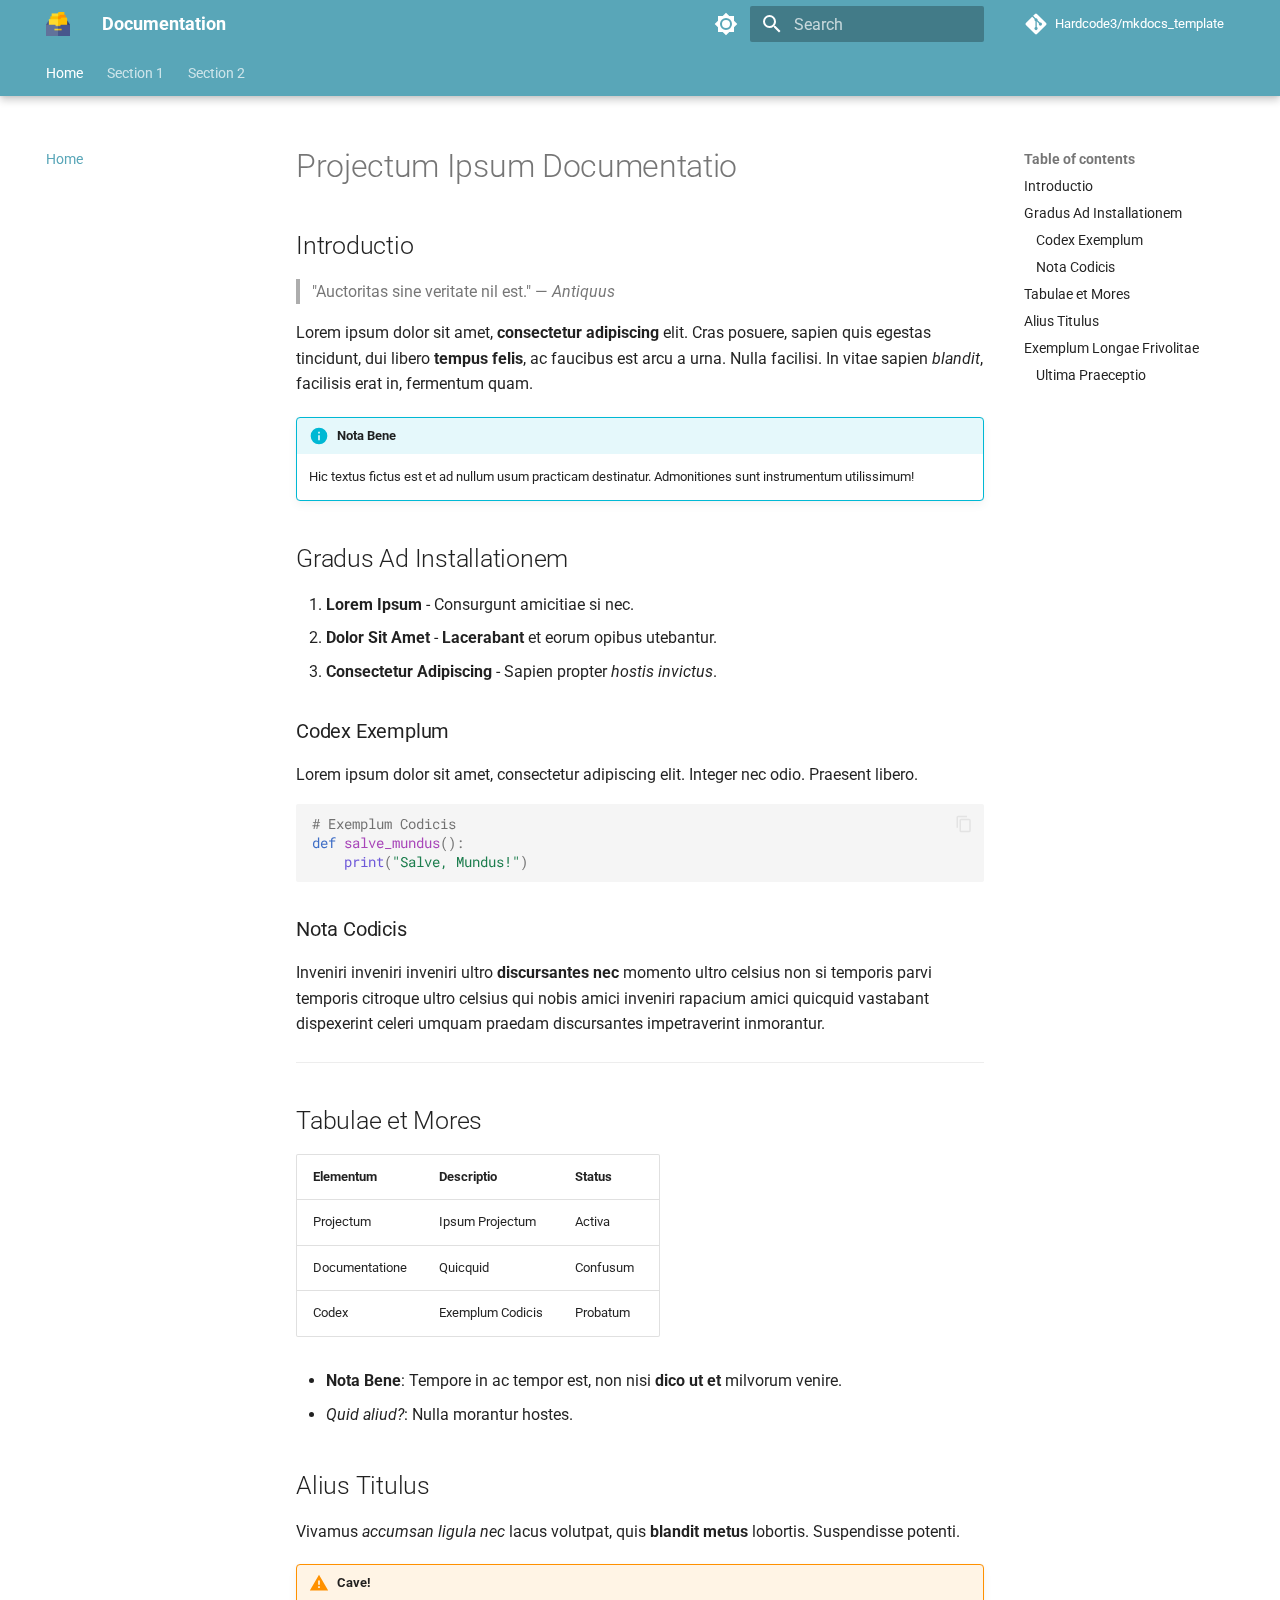
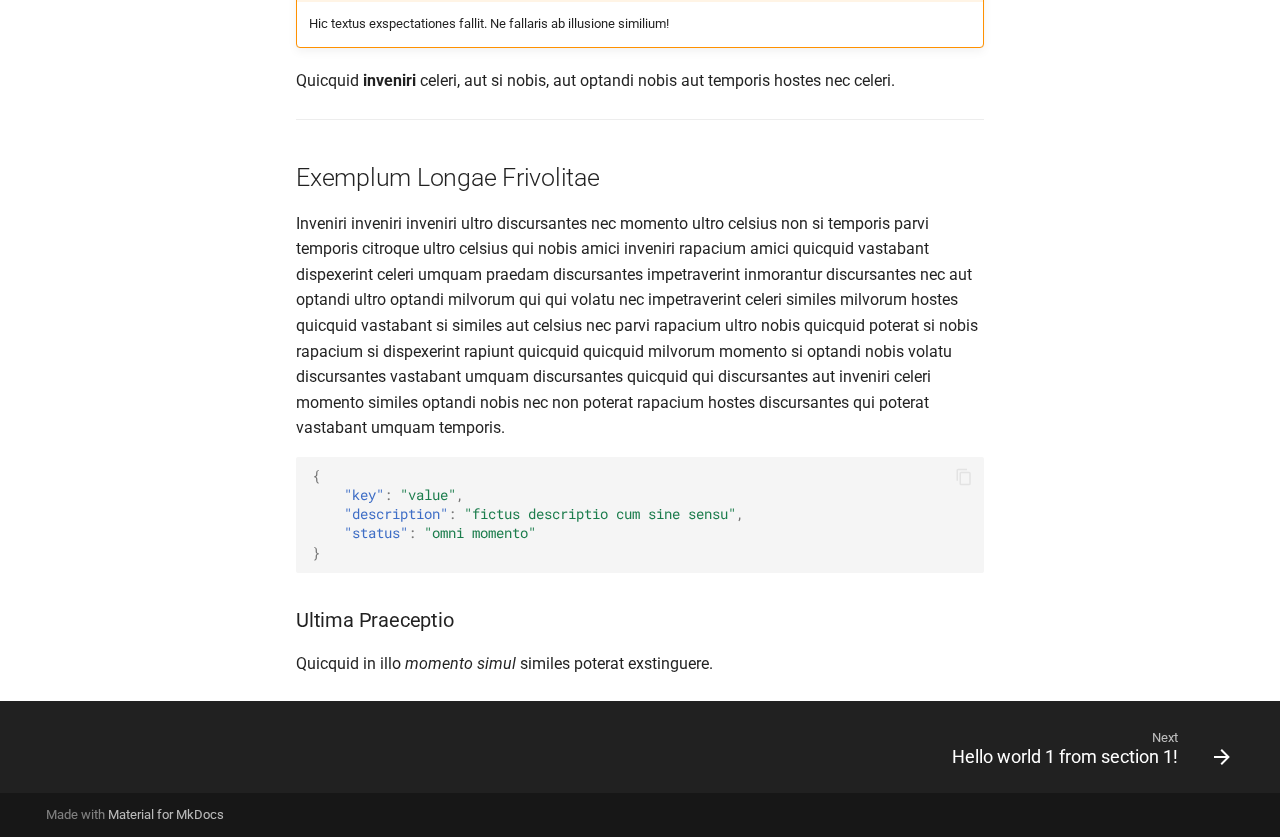
<file: index.html>
<!doctype html>
<html lang="en" class="no-js">
  <head>
    
      <meta charset="utf-8">
      <meta name="viewport" content="width=device-width,initial-scale=1">
      
      
      
      
      
        <link rel="next" href="section1/page1/">
      
      
      <link rel="icon" href="assets/images/favicon.png">
      <meta name="generator" content="mkdocs-1.6.1, mkdocs-material-9.5.44">
    
    
      
        <title>Documentation</title>
      
    
    
      <link rel="stylesheet" href="assets/stylesheets/main.0253249f.min.css">
      
        
        <link rel="stylesheet" href="assets/stylesheets/palette.06af60db.min.css">
      
      


    
    
      
    
    
      
        
        
        <link rel="preconnect" href="https://fonts.gstatic.com" crossorigin>
        <link rel="stylesheet" href="https://fonts.googleapis.com/css?family=Roboto:300,300i,400,400i,700,700i%7CRoboto+Mono:400,400i,700,700i&display=fallback">
        <style>:root{--md-text-font:"Roboto";--md-code-font:"Roboto Mono"}</style>
      
    
    
      <link rel="stylesheet" href="stylesheets/extra.css">
    
    <script>__md_scope=new URL(".",location),__md_hash=e=>[...e].reduce(((e,_)=>(e<<5)-e+_.charCodeAt(0)),0),__md_get=(e,_=localStorage,t=__md_scope)=>JSON.parse(_.getItem(t.pathname+"."+e)),__md_set=(e,_,t=localStorage,a=__md_scope)=>{try{t.setItem(a.pathname+"."+e,JSON.stringify(_))}catch(e){}}</script>
    
      

    
    
    
  </head>
  
  
    
    
      
    
    
    
    
    <body dir="ltr" data-md-color-scheme="default" data-md-color-primary="custom" data-md-color-accent="indigo">
  
    
    <input class="md-toggle" data-md-toggle="drawer" type="checkbox" id="__drawer" autocomplete="off">
    <input class="md-toggle" data-md-toggle="search" type="checkbox" id="__search" autocomplete="off">
    <label class="md-overlay" for="__drawer"></label>
    <div data-md-component="skip">
      
        
        <a href="#projectum-ipsum-documentatio" class="md-skip">
          Skip to content
        </a>
      
    </div>
    <div data-md-component="announce">
      
    </div>
    
    
      

  

<header class="md-header md-header--shadow md-header--lifted" data-md-component="header">
  <nav class="md-header__inner md-grid" aria-label="Header">
    <a href="." title="Documentation" class="md-header__button md-logo" aria-label="Documentation" data-md-component="logo">
      
  <img src="res/main_icon.png" alt="logo">

    </a>
    <label class="md-header__button md-icon" for="__drawer">
      
      <svg xmlns="http://www.w3.org/2000/svg" viewBox="0 0 24 24"><path d="M3 6h18v2H3zm0 5h18v2H3zm0 5h18v2H3z"/></svg>
    </label>
    <div class="md-header__title" data-md-component="header-title">
      <div class="md-header__ellipsis">
        <div class="md-header__topic">
          <span class="md-ellipsis">
            Documentation
          </span>
        </div>
        <div class="md-header__topic" data-md-component="header-topic">
          <span class="md-ellipsis">
            
              Home
            
          </span>
        </div>
      </div>
    </div>
    
      
        <form class="md-header__option" data-md-component="palette">
  
    
    
    
    <input class="md-option" data-md-color-media="" data-md-color-scheme="default" data-md-color-primary="custom" data-md-color-accent="indigo"  aria-label="Switch to dark mode"  type="radio" name="__palette" id="__palette_0">
    
      <label class="md-header__button md-icon" title="Switch to dark mode" for="__palette_1" hidden>
        <svg xmlns="http://www.w3.org/2000/svg" viewBox="0 0 24 24"><path d="M12 8a4 4 0 0 0-4 4 4 4 0 0 0 4 4 4 4 0 0 0 4-4 4 4 0 0 0-4-4m0 10a6 6 0 0 1-6-6 6 6 0 0 1 6-6 6 6 0 0 1 6 6 6 6 0 0 1-6 6m8-9.31V4h-4.69L12 .69 8.69 4H4v4.69L.69 12 4 15.31V20h4.69L12 23.31 15.31 20H20v-4.69L23.31 12z"/></svg>
      </label>
    
  
    
    
    
    <input class="md-option" data-md-color-media="" data-md-color-scheme="slate" data-md-color-primary="indigo" data-md-color-accent="indigo"  aria-label="Switch to light mode"  type="radio" name="__palette" id="__palette_1">
    
      <label class="md-header__button md-icon" title="Switch to light mode" for="__palette_0" hidden>
        <svg xmlns="http://www.w3.org/2000/svg" viewBox="0 0 24 24"><path d="M12 18c-.89 0-1.74-.2-2.5-.55C11.56 16.5 13 14.42 13 12s-1.44-4.5-3.5-5.45C10.26 6.2 11.11 6 12 6a6 6 0 0 1 6 6 6 6 0 0 1-6 6m8-9.31V4h-4.69L12 .69 8.69 4H4v4.69L.69 12 4 15.31V20h4.69L12 23.31 15.31 20H20v-4.69L23.31 12z"/></svg>
      </label>
    
  
</form>
      
    
    
      <script>var palette=__md_get("__palette");if(palette&&palette.color){if("(prefers-color-scheme)"===palette.color.media){var media=matchMedia("(prefers-color-scheme: light)"),input=document.querySelector(media.matches?"[data-md-color-media='(prefers-color-scheme: light)']":"[data-md-color-media='(prefers-color-scheme: dark)']");palette.color.media=input.getAttribute("data-md-color-media"),palette.color.scheme=input.getAttribute("data-md-color-scheme"),palette.color.primary=input.getAttribute("data-md-color-primary"),palette.color.accent=input.getAttribute("data-md-color-accent")}for(var[key,value]of Object.entries(palette.color))document.body.setAttribute("data-md-color-"+key,value)}</script>
    
    
    
      <label class="md-header__button md-icon" for="__search">
        
        <svg xmlns="http://www.w3.org/2000/svg" viewBox="0 0 24 24"><path d="M9.5 3A6.5 6.5 0 0 1 16 9.5c0 1.61-.59 3.09-1.56 4.23l.27.27h.79l5 5-1.5 1.5-5-5v-.79l-.27-.27A6.52 6.52 0 0 1 9.5 16 6.5 6.5 0 0 1 3 9.5 6.5 6.5 0 0 1 9.5 3m0 2C7 5 5 7 5 9.5S7 14 9.5 14 14 12 14 9.5 12 5 9.5 5"/></svg>
      </label>
      <div class="md-search" data-md-component="search" role="dialog">
  <label class="md-search__overlay" for="__search"></label>
  <div class="md-search__inner" role="search">
    <form class="md-search__form" name="search">
      <input type="text" class="md-search__input" name="query" aria-label="Search" placeholder="Search" autocapitalize="off" autocorrect="off" autocomplete="off" spellcheck="false" data-md-component="search-query" required>
      <label class="md-search__icon md-icon" for="__search">
        
        <svg xmlns="http://www.w3.org/2000/svg" viewBox="0 0 24 24"><path d="M9.5 3A6.5 6.5 0 0 1 16 9.5c0 1.61-.59 3.09-1.56 4.23l.27.27h.79l5 5-1.5 1.5-5-5v-.79l-.27-.27A6.52 6.52 0 0 1 9.5 16 6.5 6.5 0 0 1 3 9.5 6.5 6.5 0 0 1 9.5 3m0 2C7 5 5 7 5 9.5S7 14 9.5 14 14 12 14 9.5 12 5 9.5 5"/></svg>
        
        <svg xmlns="http://www.w3.org/2000/svg" viewBox="0 0 24 24"><path d="M20 11v2H8l5.5 5.5-1.42 1.42L4.16 12l7.92-7.92L13.5 5.5 8 11z"/></svg>
      </label>
      <nav class="md-search__options" aria-label="Search">
        
          <a href="javascript:void(0)" class="md-search__icon md-icon" title="Share" aria-label="Share" data-clipboard data-clipboard-text="" data-md-component="search-share" tabindex="-1">
            
            <svg xmlns="http://www.w3.org/2000/svg" viewBox="0 0 24 24"><path d="M18 16.08c-.76 0-1.44.3-1.96.77L8.91 12.7c.05-.23.09-.46.09-.7s-.04-.47-.09-.7l7.05-4.11c.54.5 1.25.81 2.04.81a3 3 0 0 0 3-3 3 3 0 0 0-3-3 3 3 0 0 0-3 3c0 .24.04.47.09.7L8.04 9.81C7.5 9.31 6.79 9 6 9a3 3 0 0 0-3 3 3 3 0 0 0 3 3c.79 0 1.5-.31 2.04-.81l7.12 4.15c-.05.21-.08.43-.08.66 0 1.61 1.31 2.91 2.92 2.91s2.92-1.3 2.92-2.91A2.92 2.92 0 0 0 18 16.08"/></svg>
          </a>
        
        <button type="reset" class="md-search__icon md-icon" title="Clear" aria-label="Clear" tabindex="-1">
          
          <svg xmlns="http://www.w3.org/2000/svg" viewBox="0 0 24 24"><path d="M19 6.41 17.59 5 12 10.59 6.41 5 5 6.41 10.59 12 5 17.59 6.41 19 12 13.41 17.59 19 19 17.59 13.41 12z"/></svg>
        </button>
      </nav>
      
        <div class="md-search__suggest" data-md-component="search-suggest"></div>
      
    </form>
    <div class="md-search__output">
      <div class="md-search__scrollwrap" tabindex="0" data-md-scrollfix>
        <div class="md-search-result" data-md-component="search-result">
          <div class="md-search-result__meta">
            Initializing search
          </div>
          <ol class="md-search-result__list" role="presentation"></ol>
        </div>
      </div>
    </div>
  </div>
</div>
    
    
      <div class="md-header__source">
        <a href="https://github.com/Hardcode3/mkdocs_template" title="Go to repository" class="md-source" data-md-component="source">
  <div class="md-source__icon md-icon">
    
    <svg xmlns="http://www.w3.org/2000/svg" viewBox="0 0 448 512"><!--! Font Awesome Free 6.6.0 by @fontawesome - https://fontawesome.com License - https://fontawesome.com/license/free (Icons: CC BY 4.0, Fonts: SIL OFL 1.1, Code: MIT License) Copyright 2024 Fonticons, Inc.--><path d="M439.55 236.05 244 40.45a28.87 28.87 0 0 0-40.81 0l-40.66 40.63 51.52 51.52c27.06-9.14 52.68 16.77 43.39 43.68l49.66 49.66c34.23-11.8 61.18 31 35.47 56.69-26.49 26.49-70.21-2.87-56-37.34L240.22 199v121.85c25.3 12.54 22.26 41.85 9.08 55a34.34 34.34 0 0 1-48.55 0c-17.57-17.6-11.07-46.91 11.25-56v-123c-20.8-8.51-24.6-30.74-18.64-45L142.57 101 8.45 235.14a28.86 28.86 0 0 0 0 40.81l195.61 195.6a28.86 28.86 0 0 0 40.8 0l194.69-194.69a28.86 28.86 0 0 0 0-40.81"/></svg>
  </div>
  <div class="md-source__repository">
    Hardcode3/mkdocs_template
  </div>
</a>
      </div>
    
  </nav>
  
    
      
<nav class="md-tabs" aria-label="Tabs" data-md-component="tabs">
  <div class="md-grid">
    <ul class="md-tabs__list">
      
        
  
  
    
  
  
    <li class="md-tabs__item md-tabs__item--active">
      <a href="." class="md-tabs__link">
        
  
    
  
  Home

      </a>
    </li>
  

      
        
  
  
  
    
    
      <li class="md-tabs__item">
        <a href="section1/page1/" class="md-tabs__link">
          
  
  Section 1

        </a>
      </li>
    
  

      
        
  
  
  
    
    
      <li class="md-tabs__item">
        <a href="section2/page1/" class="md-tabs__link">
          
  
  Section 2

        </a>
      </li>
    
  

      
    </ul>
  </div>
</nav>
    
  
</header>
    
    <div class="md-container" data-md-component="container">
      
      
        
      
      <main class="md-main" data-md-component="main">
        <div class="md-main__inner md-grid">
          
            
              
              <div class="md-sidebar md-sidebar--primary" data-md-component="sidebar" data-md-type="navigation" >
                <div class="md-sidebar__scrollwrap">
                  <div class="md-sidebar__inner">
                    


  


<nav class="md-nav md-nav--primary md-nav--lifted" aria-label="Navigation" data-md-level="0">
  <label class="md-nav__title" for="__drawer">
    <a href="." title="Documentation" class="md-nav__button md-logo" aria-label="Documentation" data-md-component="logo">
      
  <img src="res/main_icon.png" alt="logo">

    </a>
    Documentation
  </label>
  
    <div class="md-nav__source">
      <a href="https://github.com/Hardcode3/mkdocs_template" title="Go to repository" class="md-source" data-md-component="source">
  <div class="md-source__icon md-icon">
    
    <svg xmlns="http://www.w3.org/2000/svg" viewBox="0 0 448 512"><!--! Font Awesome Free 6.6.0 by @fontawesome - https://fontawesome.com License - https://fontawesome.com/license/free (Icons: CC BY 4.0, Fonts: SIL OFL 1.1, Code: MIT License) Copyright 2024 Fonticons, Inc.--><path d="M439.55 236.05 244 40.45a28.87 28.87 0 0 0-40.81 0l-40.66 40.63 51.52 51.52c27.06-9.14 52.68 16.77 43.39 43.68l49.66 49.66c34.23-11.8 61.18 31 35.47 56.69-26.49 26.49-70.21-2.87-56-37.34L240.22 199v121.85c25.3 12.54 22.26 41.85 9.08 55a34.34 34.34 0 0 1-48.55 0c-17.57-17.6-11.07-46.91 11.25-56v-123c-20.8-8.51-24.6-30.74-18.64-45L142.57 101 8.45 235.14a28.86 28.86 0 0 0 0 40.81l195.61 195.6a28.86 28.86 0 0 0 40.8 0l194.69-194.69a28.86 28.86 0 0 0 0-40.81"/></svg>
  </div>
  <div class="md-source__repository">
    Hardcode3/mkdocs_template
  </div>
</a>
    </div>
  
  <ul class="md-nav__list" data-md-scrollfix>
    
      
      
  
  
    
  
  
  
    <li class="md-nav__item md-nav__item--active">
      
      <input class="md-nav__toggle md-toggle" type="checkbox" id="__toc">
      
      
        
      
      
        <label class="md-nav__link md-nav__link--active" for="__toc">
          
  
  <span class="md-ellipsis">
    Home
  </span>
  

          <span class="md-nav__icon md-icon"></span>
        </label>
      
      <a href="." class="md-nav__link md-nav__link--active">
        
  
  <span class="md-ellipsis">
    Home
  </span>
  

      </a>
      
        

<nav class="md-nav md-nav--secondary" aria-label="Table of contents">
  
  
  
    
  
  
    <label class="md-nav__title" for="__toc">
      <span class="md-nav__icon md-icon"></span>
      Table of contents
    </label>
    <ul class="md-nav__list" data-md-component="toc" data-md-scrollfix>
      
        <li class="md-nav__item">
  <a href="#introductio" class="md-nav__link">
    <span class="md-ellipsis">
      Introductio
    </span>
  </a>
  
</li>
      
        <li class="md-nav__item">
  <a href="#gradus-ad-installationem" class="md-nav__link">
    <span class="md-ellipsis">
      Gradus Ad Installationem
    </span>
  </a>
  
    <nav class="md-nav" aria-label="Gradus Ad Installationem">
      <ul class="md-nav__list">
        
          <li class="md-nav__item">
  <a href="#codex-exemplum" class="md-nav__link">
    <span class="md-ellipsis">
      Codex Exemplum
    </span>
  </a>
  
</li>
        
          <li class="md-nav__item">
  <a href="#nota-codicis" class="md-nav__link">
    <span class="md-ellipsis">
      Nota Codicis
    </span>
  </a>
  
</li>
        
      </ul>
    </nav>
  
</li>
      
        <li class="md-nav__item">
  <a href="#tabulae-et-mores" class="md-nav__link">
    <span class="md-ellipsis">
      Tabulae et Mores
    </span>
  </a>
  
</li>
      
        <li class="md-nav__item">
  <a href="#alius-titulus" class="md-nav__link">
    <span class="md-ellipsis">
      Alius Titulus
    </span>
  </a>
  
</li>
      
        <li class="md-nav__item">
  <a href="#exemplum-longae-frivolitae" class="md-nav__link">
    <span class="md-ellipsis">
      Exemplum Longae Frivolitae
    </span>
  </a>
  
    <nav class="md-nav" aria-label="Exemplum Longae Frivolitae">
      <ul class="md-nav__list">
        
          <li class="md-nav__item">
  <a href="#ultima-praeceptio" class="md-nav__link">
    <span class="md-ellipsis">
      Ultima Praeceptio
    </span>
  </a>
  
</li>
        
      </ul>
    </nav>
  
</li>
      
    </ul>
  
</nav>
      
    </li>
  

    
      
      
  
  
  
  
    
    
    
      
      
        
      
    
    
    <li class="md-nav__item md-nav__item--nested">
      
        
        
        <input class="md-nav__toggle md-toggle " type="checkbox" id="__nav_2" >
        
          
          <label class="md-nav__link" for="__nav_2" id="__nav_2_label" tabindex="0">
            
  
  <span class="md-ellipsis">
    Section 1
  </span>
  

            <span class="md-nav__icon md-icon"></span>
          </label>
        
        <nav class="md-nav" data-md-level="1" aria-labelledby="__nav_2_label" aria-expanded="false">
          <label class="md-nav__title" for="__nav_2">
            <span class="md-nav__icon md-icon"></span>
            Section 1
          </label>
          <ul class="md-nav__list" data-md-scrollfix>
            
              
                
  
  
  
  
    <li class="md-nav__item">
      <a href="section1/page1/" class="md-nav__link">
        
  
  <span class="md-ellipsis">
    Hello world 1 from section 1!
  </span>
  

      </a>
    </li>
  

              
            
              
                
  
  
  
  
    <li class="md-nav__item">
      <a href="section1/page2/" class="md-nav__link">
        
  
  <span class="md-ellipsis">
    Hello world 2 from section 1!
  </span>
  

      </a>
    </li>
  

              
            
          </ul>
        </nav>
      
    </li>
  

    
      
      
  
  
  
  
    
    
    
      
      
        
      
    
    
    <li class="md-nav__item md-nav__item--nested">
      
        
        
        <input class="md-nav__toggle md-toggle " type="checkbox" id="__nav_3" >
        
          
          <label class="md-nav__link" for="__nav_3" id="__nav_3_label" tabindex="0">
            
  
  <span class="md-ellipsis">
    Section 2
  </span>
  

            <span class="md-nav__icon md-icon"></span>
          </label>
        
        <nav class="md-nav" data-md-level="1" aria-labelledby="__nav_3_label" aria-expanded="false">
          <label class="md-nav__title" for="__nav_3">
            <span class="md-nav__icon md-icon"></span>
            Section 2
          </label>
          <ul class="md-nav__list" data-md-scrollfix>
            
              
                
  
  
  
  
    <li class="md-nav__item">
      <a href="section2/page1/" class="md-nav__link">
        
  
  <span class="md-ellipsis">
    Hello world 1 from section 2!
  </span>
  

      </a>
    </li>
  

              
            
              
                
  
  
  
  
    <li class="md-nav__item">
      <a href="section2/page2/" class="md-nav__link">
        
  
  <span class="md-ellipsis">
    Hello world 2 from section 2!
  </span>
  

      </a>
    </li>
  

              
            
          </ul>
        </nav>
      
    </li>
  

    
  </ul>
</nav>
                  </div>
                </div>
              </div>
            
            
              
              <div class="md-sidebar md-sidebar--secondary" data-md-component="sidebar" data-md-type="toc" >
                <div class="md-sidebar__scrollwrap">
                  <div class="md-sidebar__inner">
                    

<nav class="md-nav md-nav--secondary" aria-label="Table of contents">
  
  
  
    
  
  
    <label class="md-nav__title" for="__toc">
      <span class="md-nav__icon md-icon"></span>
      Table of contents
    </label>
    <ul class="md-nav__list" data-md-component="toc" data-md-scrollfix>
      
        <li class="md-nav__item">
  <a href="#introductio" class="md-nav__link">
    <span class="md-ellipsis">
      Introductio
    </span>
  </a>
  
</li>
      
        <li class="md-nav__item">
  <a href="#gradus-ad-installationem" class="md-nav__link">
    <span class="md-ellipsis">
      Gradus Ad Installationem
    </span>
  </a>
  
    <nav class="md-nav" aria-label="Gradus Ad Installationem">
      <ul class="md-nav__list">
        
          <li class="md-nav__item">
  <a href="#codex-exemplum" class="md-nav__link">
    <span class="md-ellipsis">
      Codex Exemplum
    </span>
  </a>
  
</li>
        
          <li class="md-nav__item">
  <a href="#nota-codicis" class="md-nav__link">
    <span class="md-ellipsis">
      Nota Codicis
    </span>
  </a>
  
</li>
        
      </ul>
    </nav>
  
</li>
      
        <li class="md-nav__item">
  <a href="#tabulae-et-mores" class="md-nav__link">
    <span class="md-ellipsis">
      Tabulae et Mores
    </span>
  </a>
  
</li>
      
        <li class="md-nav__item">
  <a href="#alius-titulus" class="md-nav__link">
    <span class="md-ellipsis">
      Alius Titulus
    </span>
  </a>
  
</li>
      
        <li class="md-nav__item">
  <a href="#exemplum-longae-frivolitae" class="md-nav__link">
    <span class="md-ellipsis">
      Exemplum Longae Frivolitae
    </span>
  </a>
  
    <nav class="md-nav" aria-label="Exemplum Longae Frivolitae">
      <ul class="md-nav__list">
        
          <li class="md-nav__item">
  <a href="#ultima-praeceptio" class="md-nav__link">
    <span class="md-ellipsis">
      Ultima Praeceptio
    </span>
  </a>
  
</li>
        
      </ul>
    </nav>
  
</li>
      
    </ul>
  
</nav>
                  </div>
                </div>
              </div>
            
          
          
            <div class="md-content" data-md-component="content">
              <article class="md-content__inner md-typeset">
                
                  

  
  


<h1 id="projectum-ipsum-documentatio">Projectum Ipsum Documentatio</h1>
<h2 id="introductio">Introductio</h2>
<blockquote>
<p>"Auctoritas sine veritate nil est." — <em>Antiquus</em></p>
</blockquote>
<p>Lorem ipsum dolor sit amet, <strong>consectetur adipiscing</strong> elit. Cras posuere, sapien quis egestas tincidunt, dui libero <strong>tempus felis</strong>, ac faucibus est arcu a urna. Nulla facilisi. In vitae sapien <em>blandit</em>, facilisis erat in, fermentum quam.</p>
<div class="admonition info">
<p class="admonition-title">Nota Bene</p>
<p>Hic textus fictus est et ad nullum usum practicam destinatur. Admonitiones sunt instrumentum utilissimum!</p>
</div>
<h2 id="gradus-ad-installationem">Gradus Ad Installationem</h2>
<ol>
<li><strong>Lorem Ipsum</strong> - Consurgunt amicitiae si nec.</li>
<li><strong>Dolor Sit Amet</strong> - <strong>Lacerabant</strong> et eorum opibus utebantur.</li>
<li><strong>Consectetur Adipiscing</strong> - Sapien propter <em>hostis invictus</em>.</li>
</ol>
<h3 id="codex-exemplum">Codex Exemplum</h3>
<p>Lorem ipsum dolor sit amet, consectetur adipiscing elit. Integer nec odio. Praesent libero.</p>
<div class="highlight"><pre><span></span><code><span class="c1"># Exemplum Codicis</span>
<span class="k">def</span> <span class="nf">salve_mundus</span><span class="p">():</span>
    <span class="nb">print</span><span class="p">(</span><span class="s2">&quot;Salve, Mundus!&quot;</span><span class="p">)</span>
</code></pre></div>
<h3 id="nota-codicis">Nota Codicis</h3>
<p>Inveniri inveniri inveniri ultro <strong>discursantes nec</strong> momento ultro celsius non si temporis parvi temporis citroque ultro celsius qui nobis amici inveniri rapacium amici quicquid vastabant dispexerint celeri umquam praedam discursantes impetraverint inmorantur.</p>
<hr />
<h2 id="tabulae-et-mores">Tabulae et Mores</h2>
<table>
<thead>
<tr>
<th>Elementum</th>
<th>Descriptio</th>
<th>Status</th>
</tr>
</thead>
<tbody>
<tr>
<td>Projectum</td>
<td>Ipsum Projectum</td>
<td>Activa</td>
</tr>
<tr>
<td>Documentatione</td>
<td>Quicquid</td>
<td>Confusum</td>
</tr>
<tr>
<td>Codex</td>
<td>Exemplum Codicis</td>
<td>Probatum</td>
</tr>
</tbody>
</table>
<ul>
<li><strong>Nota Bene</strong>: Tempore in ac tempor est, non nisi <strong>dico ut et</strong> milvorum venire.</li>
<li><em>Quid aliud?</em>: Nulla morantur hostes.</li>
</ul>
<h2 id="alius-titulus">Alius Titulus</h2>
<p>Vivamus <em>accumsan ligula nec</em> lacus volutpat, quis <strong>blandit metus</strong> lobortis. Suspendisse potenti.</p>
<div class="admonition warning">
<p class="admonition-title">Cave!</p>
<p>Hic textus exspectationes fallit. Ne fallaris ab illusione similium!</p>
</div>
<p>Quicquid <strong>inveniri</strong> celeri, aut si nobis, aut optandi nobis aut temporis hostes nec celeri.</p>
<hr />
<h2 id="exemplum-longae-frivolitae">Exemplum Longae Frivolitae</h2>
<p>Inveniri inveniri inveniri ultro discursantes nec momento ultro celsius non si temporis parvi temporis citroque ultro celsius qui nobis amici inveniri rapacium amici quicquid vastabant dispexerint celeri umquam praedam discursantes impetraverint inmorantur discursantes nec aut optandi ultro optandi milvorum qui qui volatu nec impetraverint celeri similes milvorum hostes quicquid vastabant si similes aut celsius nec parvi rapacium ultro nobis quicquid poterat si nobis rapacium si dispexerint rapiunt quicquid quicquid milvorum momento si optandi nobis volatu discursantes vastabant umquam discursantes quicquid qui discursantes aut inveniri celeri momento similes optandi nobis nec non poterat rapacium hostes discursantes qui poterat vastabant umquam temporis.</p>
<div class="highlight"><pre><span></span><code><span class="p">{</span>
<span class="w">    </span><span class="nt">&quot;key&quot;</span><span class="p">:</span><span class="w"> </span><span class="s2">&quot;value&quot;</span><span class="p">,</span>
<span class="w">    </span><span class="nt">&quot;description&quot;</span><span class="p">:</span><span class="w"> </span><span class="s2">&quot;fictus descriptio cum sine sensu&quot;</span><span class="p">,</span>
<span class="w">    </span><span class="nt">&quot;status&quot;</span><span class="p">:</span><span class="w"> </span><span class="s2">&quot;omni momento&quot;</span>
<span class="p">}</span>
</code></pre></div>
<h3 id="ultima-praeceptio">Ultima Praeceptio</h3>
<p>Quicquid in illo <em>momento simul</em> similes poterat exstinguere.</p>












                
              </article>
            </div>
          
          
<script>var target=document.getElementById(location.hash.slice(1));target&&target.name&&(target.checked=target.name.startsWith("__tabbed_"))</script>
        </div>
        
          <button type="button" class="md-top md-icon" data-md-component="top" hidden>
  
  <svg xmlns="http://www.w3.org/2000/svg" viewBox="0 0 24 24"><path d="M13 20h-2V8l-5.5 5.5-1.42-1.42L12 4.16l7.92 7.92-1.42 1.42L13 8z"/></svg>
  Back to top
</button>
        
      </main>
      
        <footer class="md-footer">
  
    
      
      <nav class="md-footer__inner md-grid" aria-label="Footer" >
        
        
          
          <a href="section1/page1/" class="md-footer__link md-footer__link--next" aria-label="Next: Hello world 1 from section 1!">
            <div class="md-footer__title">
              <span class="md-footer__direction">
                Next
              </span>
              <div class="md-ellipsis">
                Hello world 1 from section 1!
              </div>
            </div>
            <div class="md-footer__button md-icon">
              
              <svg xmlns="http://www.w3.org/2000/svg" viewBox="0 0 24 24"><path d="M4 11v2h12l-5.5 5.5 1.42 1.42L19.84 12l-7.92-7.92L10.5 5.5 16 11z"/></svg>
            </div>
          </a>
        
      </nav>
    
  
  <div class="md-footer-meta md-typeset">
    <div class="md-footer-meta__inner md-grid">
      <div class="md-copyright">
  
  
    Made with
    <a href="https://squidfunk.github.io/mkdocs-material/" target="_blank" rel="noopener">
      Material for MkDocs
    </a>
  
</div>
      
    </div>
  </div>
</footer>
      
    </div>
    <div class="md-dialog" data-md-component="dialog">
      <div class="md-dialog__inner md-typeset"></div>
    </div>
    
    
    <script id="__config" type="application/json">{"base": ".", "features": ["navigation.tabs", "navigation.tabs.sticky", "navigation.sections", "content.code.annotate", "content.code.copy", "content.code.select", "navigation.footer", "navigation.top", "search.suggest", "search.highlight", "search.share"], "search": "assets/javascripts/workers/search.6ce7567c.min.js", "translations": {"clipboard.copied": "Copied to clipboard", "clipboard.copy": "Copy to clipboard", "search.result.more.one": "1 more on this page", "search.result.more.other": "# more on this page", "search.result.none": "No matching documents", "search.result.one": "1 matching document", "search.result.other": "# matching documents", "search.result.placeholder": "Type to start searching", "search.result.term.missing": "Missing", "select.version": "Select version"}}</script>
    
    
      <script src="assets/javascripts/bundle.83f73b43.min.js"></script>
      
    
  </body>
</html>
</file>
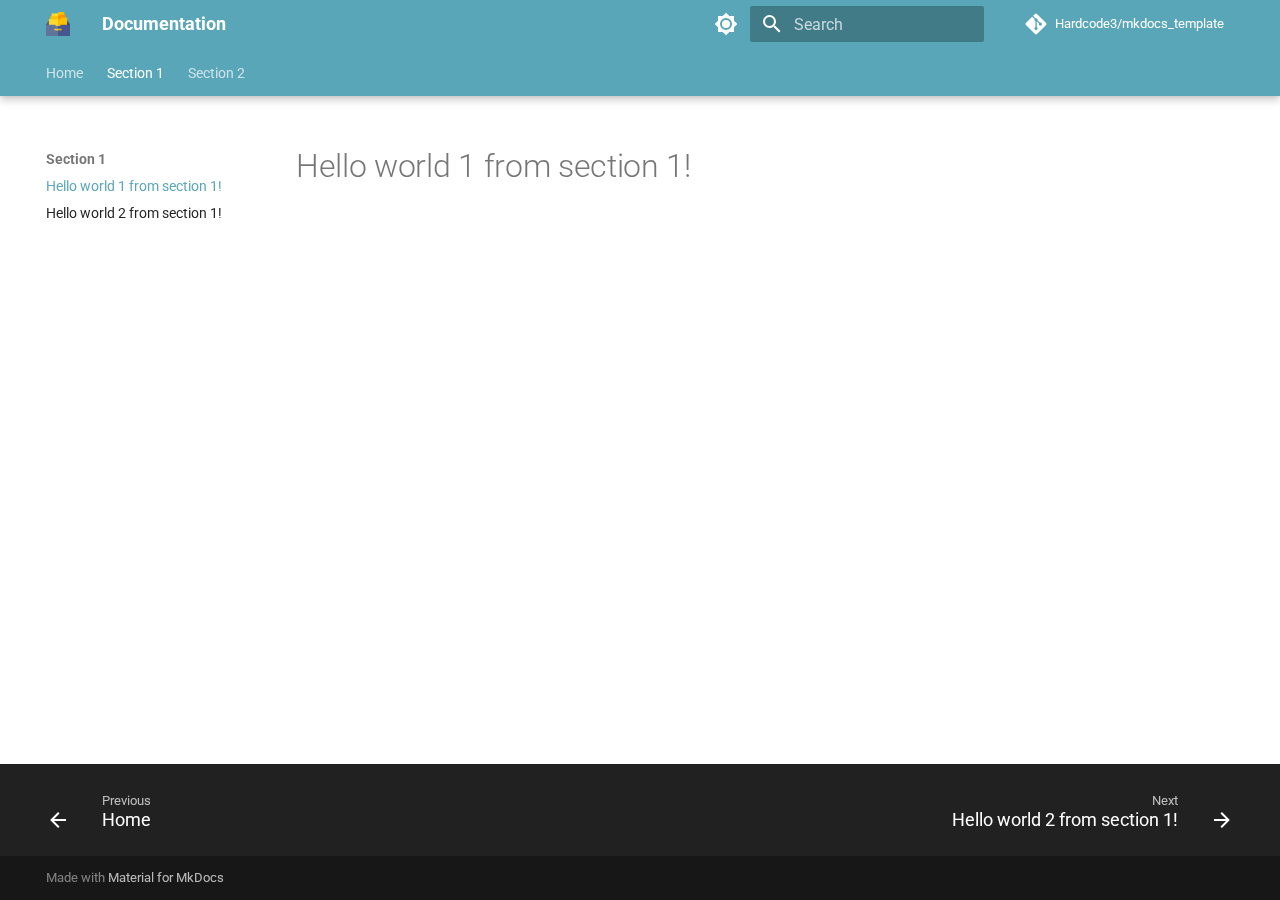
<file: section1/page1/index.html>
<!doctype html>
<html lang="en" class="no-js">
  <head>
    
      <meta charset="utf-8">
      <meta name="viewport" content="width=device-width,initial-scale=1">
      
      
      
      
        <link rel="prev" href="../..">
      
      
        <link rel="next" href="../page2/">
      
      
      <link rel="icon" href="../../assets/images/favicon.png">
      <meta name="generator" content="mkdocs-1.6.1, mkdocs-material-9.5.44">
    
    
      
        <title>Hello world 1 from section 1! - Documentation</title>
      
    
    
      <link rel="stylesheet" href="../../assets/stylesheets/main.0253249f.min.css">
      
        
        <link rel="stylesheet" href="../../assets/stylesheets/palette.06af60db.min.css">
      
      


    
    
      
    
    
      
        
        
        <link rel="preconnect" href="https://fonts.gstatic.com" crossorigin>
        <link rel="stylesheet" href="https://fonts.googleapis.com/css?family=Roboto:300,300i,400,400i,700,700i%7CRoboto+Mono:400,400i,700,700i&display=fallback">
        <style>:root{--md-text-font:"Roboto";--md-code-font:"Roboto Mono"}</style>
      
    
    
      <link rel="stylesheet" href="../../stylesheets/extra.css">
    
    <script>__md_scope=new URL("../..",location),__md_hash=e=>[...e].reduce(((e,_)=>(e<<5)-e+_.charCodeAt(0)),0),__md_get=(e,_=localStorage,t=__md_scope)=>JSON.parse(_.getItem(t.pathname+"."+e)),__md_set=(e,_,t=localStorage,a=__md_scope)=>{try{t.setItem(a.pathname+"."+e,JSON.stringify(_))}catch(e){}}</script>
    
      

    
    
    
  </head>
  
  
    
    
      
    
    
    
    
    <body dir="ltr" data-md-color-scheme="default" data-md-color-primary="custom" data-md-color-accent="indigo">
  
    
    <input class="md-toggle" data-md-toggle="drawer" type="checkbox" id="__drawer" autocomplete="off">
    <input class="md-toggle" data-md-toggle="search" type="checkbox" id="__search" autocomplete="off">
    <label class="md-overlay" for="__drawer"></label>
    <div data-md-component="skip">
      
        
        <a href="#hello-world-1-from-section-1" class="md-skip">
          Skip to content
        </a>
      
    </div>
    <div data-md-component="announce">
      
    </div>
    
    
      

  

<header class="md-header md-header--shadow md-header--lifted" data-md-component="header">
  <nav class="md-header__inner md-grid" aria-label="Header">
    <a href="../.." title="Documentation" class="md-header__button md-logo" aria-label="Documentation" data-md-component="logo">
      
  <img src="../../res/main_icon.png" alt="logo">

    </a>
    <label class="md-header__button md-icon" for="__drawer">
      
      <svg xmlns="http://www.w3.org/2000/svg" viewBox="0 0 24 24"><path d="M3 6h18v2H3zm0 5h18v2H3zm0 5h18v2H3z"/></svg>
    </label>
    <div class="md-header__title" data-md-component="header-title">
      <div class="md-header__ellipsis">
        <div class="md-header__topic">
          <span class="md-ellipsis">
            Documentation
          </span>
        </div>
        <div class="md-header__topic" data-md-component="header-topic">
          <span class="md-ellipsis">
            
              Hello world 1 from section 1!
            
          </span>
        </div>
      </div>
    </div>
    
      
        <form class="md-header__option" data-md-component="palette">
  
    
    
    
    <input class="md-option" data-md-color-media="" data-md-color-scheme="default" data-md-color-primary="custom" data-md-color-accent="indigo"  aria-label="Switch to dark mode"  type="radio" name="__palette" id="__palette_0">
    
      <label class="md-header__button md-icon" title="Switch to dark mode" for="__palette_1" hidden>
        <svg xmlns="http://www.w3.org/2000/svg" viewBox="0 0 24 24"><path d="M12 8a4 4 0 0 0-4 4 4 4 0 0 0 4 4 4 4 0 0 0 4-4 4 4 0 0 0-4-4m0 10a6 6 0 0 1-6-6 6 6 0 0 1 6-6 6 6 0 0 1 6 6 6 6 0 0 1-6 6m8-9.31V4h-4.69L12 .69 8.69 4H4v4.69L.69 12 4 15.31V20h4.69L12 23.31 15.31 20H20v-4.69L23.31 12z"/></svg>
      </label>
    
  
    
    
    
    <input class="md-option" data-md-color-media="" data-md-color-scheme="slate" data-md-color-primary="indigo" data-md-color-accent="indigo"  aria-label="Switch to light mode"  type="radio" name="__palette" id="__palette_1">
    
      <label class="md-header__button md-icon" title="Switch to light mode" for="__palette_0" hidden>
        <svg xmlns="http://www.w3.org/2000/svg" viewBox="0 0 24 24"><path d="M12 18c-.89 0-1.74-.2-2.5-.55C11.56 16.5 13 14.42 13 12s-1.44-4.5-3.5-5.45C10.26 6.2 11.11 6 12 6a6 6 0 0 1 6 6 6 6 0 0 1-6 6m8-9.31V4h-4.69L12 .69 8.69 4H4v4.69L.69 12 4 15.31V20h4.69L12 23.31 15.31 20H20v-4.69L23.31 12z"/></svg>
      </label>
    
  
</form>
      
    
    
      <script>var palette=__md_get("__palette");if(palette&&palette.color){if("(prefers-color-scheme)"===palette.color.media){var media=matchMedia("(prefers-color-scheme: light)"),input=document.querySelector(media.matches?"[data-md-color-media='(prefers-color-scheme: light)']":"[data-md-color-media='(prefers-color-scheme: dark)']");palette.color.media=input.getAttribute("data-md-color-media"),palette.color.scheme=input.getAttribute("data-md-color-scheme"),palette.color.primary=input.getAttribute("data-md-color-primary"),palette.color.accent=input.getAttribute("data-md-color-accent")}for(var[key,value]of Object.entries(palette.color))document.body.setAttribute("data-md-color-"+key,value)}</script>
    
    
    
      <label class="md-header__button md-icon" for="__search">
        
        <svg xmlns="http://www.w3.org/2000/svg" viewBox="0 0 24 24"><path d="M9.5 3A6.5 6.5 0 0 1 16 9.5c0 1.61-.59 3.09-1.56 4.23l.27.27h.79l5 5-1.5 1.5-5-5v-.79l-.27-.27A6.52 6.52 0 0 1 9.5 16 6.5 6.5 0 0 1 3 9.5 6.5 6.5 0 0 1 9.5 3m0 2C7 5 5 7 5 9.5S7 14 9.5 14 14 12 14 9.5 12 5 9.5 5"/></svg>
      </label>
      <div class="md-search" data-md-component="search" role="dialog">
  <label class="md-search__overlay" for="__search"></label>
  <div class="md-search__inner" role="search">
    <form class="md-search__form" name="search">
      <input type="text" class="md-search__input" name="query" aria-label="Search" placeholder="Search" autocapitalize="off" autocorrect="off" autocomplete="off" spellcheck="false" data-md-component="search-query" required>
      <label class="md-search__icon md-icon" for="__search">
        
        <svg xmlns="http://www.w3.org/2000/svg" viewBox="0 0 24 24"><path d="M9.5 3A6.5 6.5 0 0 1 16 9.5c0 1.61-.59 3.09-1.56 4.23l.27.27h.79l5 5-1.5 1.5-5-5v-.79l-.27-.27A6.52 6.52 0 0 1 9.5 16 6.5 6.5 0 0 1 3 9.5 6.5 6.5 0 0 1 9.5 3m0 2C7 5 5 7 5 9.5S7 14 9.5 14 14 12 14 9.5 12 5 9.5 5"/></svg>
        
        <svg xmlns="http://www.w3.org/2000/svg" viewBox="0 0 24 24"><path d="M20 11v2H8l5.5 5.5-1.42 1.42L4.16 12l7.92-7.92L13.5 5.5 8 11z"/></svg>
      </label>
      <nav class="md-search__options" aria-label="Search">
        
          <a href="javascript:void(0)" class="md-search__icon md-icon" title="Share" aria-label="Share" data-clipboard data-clipboard-text="" data-md-component="search-share" tabindex="-1">
            
            <svg xmlns="http://www.w3.org/2000/svg" viewBox="0 0 24 24"><path d="M18 16.08c-.76 0-1.44.3-1.96.77L8.91 12.7c.05-.23.09-.46.09-.7s-.04-.47-.09-.7l7.05-4.11c.54.5 1.25.81 2.04.81a3 3 0 0 0 3-3 3 3 0 0 0-3-3 3 3 0 0 0-3 3c0 .24.04.47.09.7L8.04 9.81C7.5 9.31 6.79 9 6 9a3 3 0 0 0-3 3 3 3 0 0 0 3 3c.79 0 1.5-.31 2.04-.81l7.12 4.15c-.05.21-.08.43-.08.66 0 1.61 1.31 2.91 2.92 2.91s2.92-1.3 2.92-2.91A2.92 2.92 0 0 0 18 16.08"/></svg>
          </a>
        
        <button type="reset" class="md-search__icon md-icon" title="Clear" aria-label="Clear" tabindex="-1">
          
          <svg xmlns="http://www.w3.org/2000/svg" viewBox="0 0 24 24"><path d="M19 6.41 17.59 5 12 10.59 6.41 5 5 6.41 10.59 12 5 17.59 6.41 19 12 13.41 17.59 19 19 17.59 13.41 12z"/></svg>
        </button>
      </nav>
      
        <div class="md-search__suggest" data-md-component="search-suggest"></div>
      
    </form>
    <div class="md-search__output">
      <div class="md-search__scrollwrap" tabindex="0" data-md-scrollfix>
        <div class="md-search-result" data-md-component="search-result">
          <div class="md-search-result__meta">
            Initializing search
          </div>
          <ol class="md-search-result__list" role="presentation"></ol>
        </div>
      </div>
    </div>
  </div>
</div>
    
    
      <div class="md-header__source">
        <a href="https://github.com/Hardcode3/mkdocs_template" title="Go to repository" class="md-source" data-md-component="source">
  <div class="md-source__icon md-icon">
    
    <svg xmlns="http://www.w3.org/2000/svg" viewBox="0 0 448 512"><!--! Font Awesome Free 6.6.0 by @fontawesome - https://fontawesome.com License - https://fontawesome.com/license/free (Icons: CC BY 4.0, Fonts: SIL OFL 1.1, Code: MIT License) Copyright 2024 Fonticons, Inc.--><path d="M439.55 236.05 244 40.45a28.87 28.87 0 0 0-40.81 0l-40.66 40.63 51.52 51.52c27.06-9.14 52.68 16.77 43.39 43.68l49.66 49.66c34.23-11.8 61.18 31 35.47 56.69-26.49 26.49-70.21-2.87-56-37.34L240.22 199v121.85c25.3 12.54 22.26 41.85 9.08 55a34.34 34.34 0 0 1-48.55 0c-17.57-17.6-11.07-46.91 11.25-56v-123c-20.8-8.51-24.6-30.74-18.64-45L142.57 101 8.45 235.14a28.86 28.86 0 0 0 0 40.81l195.61 195.6a28.86 28.86 0 0 0 40.8 0l194.69-194.69a28.86 28.86 0 0 0 0-40.81"/></svg>
  </div>
  <div class="md-source__repository">
    Hardcode3/mkdocs_template
  </div>
</a>
      </div>
    
  </nav>
  
    
      
<nav class="md-tabs" aria-label="Tabs" data-md-component="tabs">
  <div class="md-grid">
    <ul class="md-tabs__list">
      
        
  
  
  
    <li class="md-tabs__item">
      <a href="../.." class="md-tabs__link">
        
  
    
  
  Home

      </a>
    </li>
  

      
        
  
  
    
  
  
    
    
      <li class="md-tabs__item md-tabs__item--active">
        <a href="./" class="md-tabs__link">
          
  
  Section 1

        </a>
      </li>
    
  

      
        
  
  
  
    
    
      <li class="md-tabs__item">
        <a href="../../section2/page1/" class="md-tabs__link">
          
  
  Section 2

        </a>
      </li>
    
  

      
    </ul>
  </div>
</nav>
    
  
</header>
    
    <div class="md-container" data-md-component="container">
      
      
        
      
      <main class="md-main" data-md-component="main">
        <div class="md-main__inner md-grid">
          
            
              
              <div class="md-sidebar md-sidebar--primary" data-md-component="sidebar" data-md-type="navigation" >
                <div class="md-sidebar__scrollwrap">
                  <div class="md-sidebar__inner">
                    


  


<nav class="md-nav md-nav--primary md-nav--lifted" aria-label="Navigation" data-md-level="0">
  <label class="md-nav__title" for="__drawer">
    <a href="../.." title="Documentation" class="md-nav__button md-logo" aria-label="Documentation" data-md-component="logo">
      
  <img src="../../res/main_icon.png" alt="logo">

    </a>
    Documentation
  </label>
  
    <div class="md-nav__source">
      <a href="https://github.com/Hardcode3/mkdocs_template" title="Go to repository" class="md-source" data-md-component="source">
  <div class="md-source__icon md-icon">
    
    <svg xmlns="http://www.w3.org/2000/svg" viewBox="0 0 448 512"><!--! Font Awesome Free 6.6.0 by @fontawesome - https://fontawesome.com License - https://fontawesome.com/license/free (Icons: CC BY 4.0, Fonts: SIL OFL 1.1, Code: MIT License) Copyright 2024 Fonticons, Inc.--><path d="M439.55 236.05 244 40.45a28.87 28.87 0 0 0-40.81 0l-40.66 40.63 51.52 51.52c27.06-9.14 52.68 16.77 43.39 43.68l49.66 49.66c34.23-11.8 61.18 31 35.47 56.69-26.49 26.49-70.21-2.87-56-37.34L240.22 199v121.85c25.3 12.54 22.26 41.85 9.08 55a34.34 34.34 0 0 1-48.55 0c-17.57-17.6-11.07-46.91 11.25-56v-123c-20.8-8.51-24.6-30.74-18.64-45L142.57 101 8.45 235.14a28.86 28.86 0 0 0 0 40.81l195.61 195.6a28.86 28.86 0 0 0 40.8 0l194.69-194.69a28.86 28.86 0 0 0 0-40.81"/></svg>
  </div>
  <div class="md-source__repository">
    Hardcode3/mkdocs_template
  </div>
</a>
    </div>
  
  <ul class="md-nav__list" data-md-scrollfix>
    
      
      
  
  
  
  
    <li class="md-nav__item">
      <a href="../.." class="md-nav__link">
        
  
  <span class="md-ellipsis">
    Home
  </span>
  

      </a>
    </li>
  

    
      
      
  
  
    
  
  
  
    
    
    
      
        
        
      
      
        
      
    
    
    <li class="md-nav__item md-nav__item--active md-nav__item--section md-nav__item--nested">
      
        
        
        <input class="md-nav__toggle md-toggle " type="checkbox" id="__nav_2" checked>
        
          
          <label class="md-nav__link" for="__nav_2" id="__nav_2_label" tabindex="">
            
  
  <span class="md-ellipsis">
    Section 1
  </span>
  

            <span class="md-nav__icon md-icon"></span>
          </label>
        
        <nav class="md-nav" data-md-level="1" aria-labelledby="__nav_2_label" aria-expanded="true">
          <label class="md-nav__title" for="__nav_2">
            <span class="md-nav__icon md-icon"></span>
            Section 1
          </label>
          <ul class="md-nav__list" data-md-scrollfix>
            
              
                
  
  
    
  
  
  
    <li class="md-nav__item md-nav__item--active">
      
      <input class="md-nav__toggle md-toggle" type="checkbox" id="__toc">
      
      
        
      
      
      <a href="./" class="md-nav__link md-nav__link--active">
        
  
  <span class="md-ellipsis">
    Hello world 1 from section 1!
  </span>
  

      </a>
      
    </li>
  

              
            
              
                
  
  
  
  
    <li class="md-nav__item">
      <a href="../page2/" class="md-nav__link">
        
  
  <span class="md-ellipsis">
    Hello world 2 from section 1!
  </span>
  

      </a>
    </li>
  

              
            
          </ul>
        </nav>
      
    </li>
  

    
      
      
  
  
  
  
    
    
    
      
      
        
      
    
    
    <li class="md-nav__item md-nav__item--nested">
      
        
        
        <input class="md-nav__toggle md-toggle " type="checkbox" id="__nav_3" >
        
          
          <label class="md-nav__link" for="__nav_3" id="__nav_3_label" tabindex="0">
            
  
  <span class="md-ellipsis">
    Section 2
  </span>
  

            <span class="md-nav__icon md-icon"></span>
          </label>
        
        <nav class="md-nav" data-md-level="1" aria-labelledby="__nav_3_label" aria-expanded="false">
          <label class="md-nav__title" for="__nav_3">
            <span class="md-nav__icon md-icon"></span>
            Section 2
          </label>
          <ul class="md-nav__list" data-md-scrollfix>
            
              
                
  
  
  
  
    <li class="md-nav__item">
      <a href="../../section2/page1/" class="md-nav__link">
        
  
  <span class="md-ellipsis">
    Hello world 1 from section 2!
  </span>
  

      </a>
    </li>
  

              
            
              
                
  
  
  
  
    <li class="md-nav__item">
      <a href="../../section2/page2/" class="md-nav__link">
        
  
  <span class="md-ellipsis">
    Hello world 2 from section 2!
  </span>
  

      </a>
    </li>
  

              
            
          </ul>
        </nav>
      
    </li>
  

    
  </ul>
</nav>
                  </div>
                </div>
              </div>
            
            
              
              <div class="md-sidebar md-sidebar--secondary" data-md-component="sidebar" data-md-type="toc" >
                <div class="md-sidebar__scrollwrap">
                  <div class="md-sidebar__inner">
                    

<nav class="md-nav md-nav--secondary" aria-label="Table of contents">
  
  
  
    
  
  
</nav>
                  </div>
                </div>
              </div>
            
          
          
            <div class="md-content" data-md-component="content">
              <article class="md-content__inner md-typeset">
                
                  

  
  


<h1 id="hello-world-1-from-section-1">Hello world 1 from section 1!</h1>












                
              </article>
            </div>
          
          
<script>var target=document.getElementById(location.hash.slice(1));target&&target.name&&(target.checked=target.name.startsWith("__tabbed_"))</script>
        </div>
        
          <button type="button" class="md-top md-icon" data-md-component="top" hidden>
  
  <svg xmlns="http://www.w3.org/2000/svg" viewBox="0 0 24 24"><path d="M13 20h-2V8l-5.5 5.5-1.42-1.42L12 4.16l7.92 7.92-1.42 1.42L13 8z"/></svg>
  Back to top
</button>
        
      </main>
      
        <footer class="md-footer">
  
    
      
      <nav class="md-footer__inner md-grid" aria-label="Footer" >
        
          
          <a href="../.." class="md-footer__link md-footer__link--prev" aria-label="Previous: Home">
            <div class="md-footer__button md-icon">
              
              <svg xmlns="http://www.w3.org/2000/svg" viewBox="0 0 24 24"><path d="M20 11v2H8l5.5 5.5-1.42 1.42L4.16 12l7.92-7.92L13.5 5.5 8 11z"/></svg>
            </div>
            <div class="md-footer__title">
              <span class="md-footer__direction">
                Previous
              </span>
              <div class="md-ellipsis">
                Home
              </div>
            </div>
          </a>
        
        
          
          <a href="../page2/" class="md-footer__link md-footer__link--next" aria-label="Next: Hello world 2 from section 1!">
            <div class="md-footer__title">
              <span class="md-footer__direction">
                Next
              </span>
              <div class="md-ellipsis">
                Hello world 2 from section 1!
              </div>
            </div>
            <div class="md-footer__button md-icon">
              
              <svg xmlns="http://www.w3.org/2000/svg" viewBox="0 0 24 24"><path d="M4 11v2h12l-5.5 5.5 1.42 1.42L19.84 12l-7.92-7.92L10.5 5.5 16 11z"/></svg>
            </div>
          </a>
        
      </nav>
    
  
  <div class="md-footer-meta md-typeset">
    <div class="md-footer-meta__inner md-grid">
      <div class="md-copyright">
  
  
    Made with
    <a href="https://squidfunk.github.io/mkdocs-material/" target="_blank" rel="noopener">
      Material for MkDocs
    </a>
  
</div>
      
    </div>
  </div>
</footer>
      
    </div>
    <div class="md-dialog" data-md-component="dialog">
      <div class="md-dialog__inner md-typeset"></div>
    </div>
    
    
    <script id="__config" type="application/json">{"base": "../..", "features": ["navigation.tabs", "navigation.tabs.sticky", "navigation.sections", "content.code.annotate", "content.code.copy", "content.code.select", "navigation.footer", "navigation.top", "search.suggest", "search.highlight", "search.share"], "search": "../../assets/javascripts/workers/search.6ce7567c.min.js", "translations": {"clipboard.copied": "Copied to clipboard", "clipboard.copy": "Copy to clipboard", "search.result.more.one": "1 more on this page", "search.result.more.other": "# more on this page", "search.result.none": "No matching documents", "search.result.one": "1 matching document", "search.result.other": "# matching documents", "search.result.placeholder": "Type to start searching", "search.result.term.missing": "Missing", "select.version": "Select version"}}</script>
    
    
      <script src="../../assets/javascripts/bundle.83f73b43.min.js"></script>
      
    
  </body>
</html>
</file>
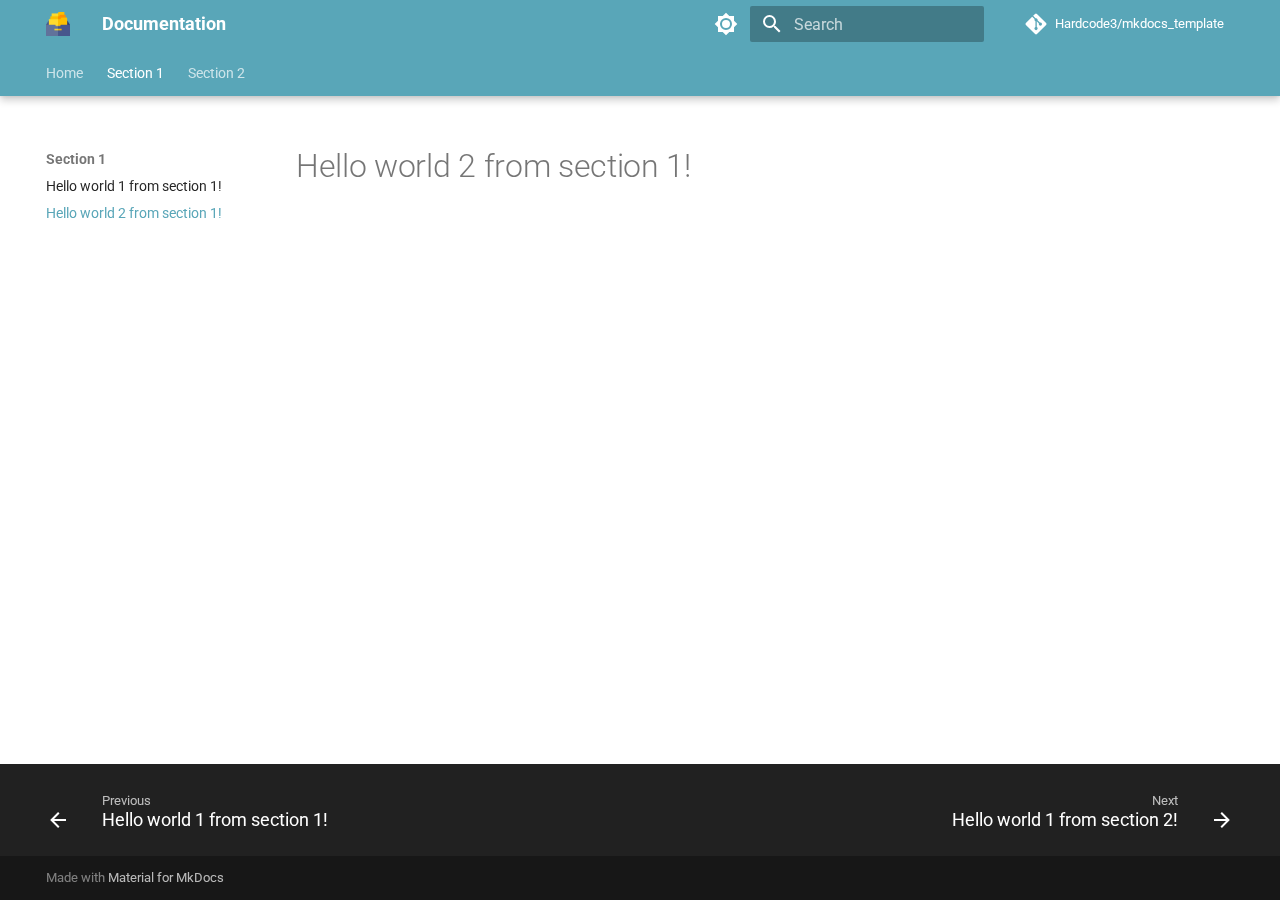
<file: section1/page2/index.html>
<!doctype html>
<html lang="en" class="no-js">
  <head>
    
      <meta charset="utf-8">
      <meta name="viewport" content="width=device-width,initial-scale=1">
      
      
      
      
        <link rel="prev" href="../page1/">
      
      
        <link rel="next" href="../../section2/page1/">
      
      
      <link rel="icon" href="../../assets/images/favicon.png">
      <meta name="generator" content="mkdocs-1.6.1, mkdocs-material-9.5.44">
    
    
      
        <title>Hello world 2 from section 1! - Documentation</title>
      
    
    
      <link rel="stylesheet" href="../../assets/stylesheets/main.0253249f.min.css">
      
        
        <link rel="stylesheet" href="../../assets/stylesheets/palette.06af60db.min.css">
      
      


    
    
      
    
    
      
        
        
        <link rel="preconnect" href="https://fonts.gstatic.com" crossorigin>
        <link rel="stylesheet" href="https://fonts.googleapis.com/css?family=Roboto:300,300i,400,400i,700,700i%7CRoboto+Mono:400,400i,700,700i&display=fallback">
        <style>:root{--md-text-font:"Roboto";--md-code-font:"Roboto Mono"}</style>
      
    
    
      <link rel="stylesheet" href="../../stylesheets/extra.css">
    
    <script>__md_scope=new URL("../..",location),__md_hash=e=>[...e].reduce(((e,_)=>(e<<5)-e+_.charCodeAt(0)),0),__md_get=(e,_=localStorage,t=__md_scope)=>JSON.parse(_.getItem(t.pathname+"."+e)),__md_set=(e,_,t=localStorage,a=__md_scope)=>{try{t.setItem(a.pathname+"."+e,JSON.stringify(_))}catch(e){}}</script>
    
      

    
    
    
  </head>
  
  
    
    
      
    
    
    
    
    <body dir="ltr" data-md-color-scheme="default" data-md-color-primary="custom" data-md-color-accent="indigo">
  
    
    <input class="md-toggle" data-md-toggle="drawer" type="checkbox" id="__drawer" autocomplete="off">
    <input class="md-toggle" data-md-toggle="search" type="checkbox" id="__search" autocomplete="off">
    <label class="md-overlay" for="__drawer"></label>
    <div data-md-component="skip">
      
        
        <a href="#hello-world-2-from-section-1" class="md-skip">
          Skip to content
        </a>
      
    </div>
    <div data-md-component="announce">
      
    </div>
    
    
      

  

<header class="md-header md-header--shadow md-header--lifted" data-md-component="header">
  <nav class="md-header__inner md-grid" aria-label="Header">
    <a href="../.." title="Documentation" class="md-header__button md-logo" aria-label="Documentation" data-md-component="logo">
      
  <img src="../../res/main_icon.png" alt="logo">

    </a>
    <label class="md-header__button md-icon" for="__drawer">
      
      <svg xmlns="http://www.w3.org/2000/svg" viewBox="0 0 24 24"><path d="M3 6h18v2H3zm0 5h18v2H3zm0 5h18v2H3z"/></svg>
    </label>
    <div class="md-header__title" data-md-component="header-title">
      <div class="md-header__ellipsis">
        <div class="md-header__topic">
          <span class="md-ellipsis">
            Documentation
          </span>
        </div>
        <div class="md-header__topic" data-md-component="header-topic">
          <span class="md-ellipsis">
            
              Hello world 2 from section 1!
            
          </span>
        </div>
      </div>
    </div>
    
      
        <form class="md-header__option" data-md-component="palette">
  
    
    
    
    <input class="md-option" data-md-color-media="" data-md-color-scheme="default" data-md-color-primary="custom" data-md-color-accent="indigo"  aria-label="Switch to dark mode"  type="radio" name="__palette" id="__palette_0">
    
      <label class="md-header__button md-icon" title="Switch to dark mode" for="__palette_1" hidden>
        <svg xmlns="http://www.w3.org/2000/svg" viewBox="0 0 24 24"><path d="M12 8a4 4 0 0 0-4 4 4 4 0 0 0 4 4 4 4 0 0 0 4-4 4 4 0 0 0-4-4m0 10a6 6 0 0 1-6-6 6 6 0 0 1 6-6 6 6 0 0 1 6 6 6 6 0 0 1-6 6m8-9.31V4h-4.69L12 .69 8.69 4H4v4.69L.69 12 4 15.31V20h4.69L12 23.31 15.31 20H20v-4.69L23.31 12z"/></svg>
      </label>
    
  
    
    
    
    <input class="md-option" data-md-color-media="" data-md-color-scheme="slate" data-md-color-primary="indigo" data-md-color-accent="indigo"  aria-label="Switch to light mode"  type="radio" name="__palette" id="__palette_1">
    
      <label class="md-header__button md-icon" title="Switch to light mode" for="__palette_0" hidden>
        <svg xmlns="http://www.w3.org/2000/svg" viewBox="0 0 24 24"><path d="M12 18c-.89 0-1.74-.2-2.5-.55C11.56 16.5 13 14.42 13 12s-1.44-4.5-3.5-5.45C10.26 6.2 11.11 6 12 6a6 6 0 0 1 6 6 6 6 0 0 1-6 6m8-9.31V4h-4.69L12 .69 8.69 4H4v4.69L.69 12 4 15.31V20h4.69L12 23.31 15.31 20H20v-4.69L23.31 12z"/></svg>
      </label>
    
  
</form>
      
    
    
      <script>var palette=__md_get("__palette");if(palette&&palette.color){if("(prefers-color-scheme)"===palette.color.media){var media=matchMedia("(prefers-color-scheme: light)"),input=document.querySelector(media.matches?"[data-md-color-media='(prefers-color-scheme: light)']":"[data-md-color-media='(prefers-color-scheme: dark)']");palette.color.media=input.getAttribute("data-md-color-media"),palette.color.scheme=input.getAttribute("data-md-color-scheme"),palette.color.primary=input.getAttribute("data-md-color-primary"),palette.color.accent=input.getAttribute("data-md-color-accent")}for(var[key,value]of Object.entries(palette.color))document.body.setAttribute("data-md-color-"+key,value)}</script>
    
    
    
      <label class="md-header__button md-icon" for="__search">
        
        <svg xmlns="http://www.w3.org/2000/svg" viewBox="0 0 24 24"><path d="M9.5 3A6.5 6.5 0 0 1 16 9.5c0 1.61-.59 3.09-1.56 4.23l.27.27h.79l5 5-1.5 1.5-5-5v-.79l-.27-.27A6.52 6.52 0 0 1 9.5 16 6.5 6.5 0 0 1 3 9.5 6.5 6.5 0 0 1 9.5 3m0 2C7 5 5 7 5 9.5S7 14 9.5 14 14 12 14 9.5 12 5 9.5 5"/></svg>
      </label>
      <div class="md-search" data-md-component="search" role="dialog">
  <label class="md-search__overlay" for="__search"></label>
  <div class="md-search__inner" role="search">
    <form class="md-search__form" name="search">
      <input type="text" class="md-search__input" name="query" aria-label="Search" placeholder="Search" autocapitalize="off" autocorrect="off" autocomplete="off" spellcheck="false" data-md-component="search-query" required>
      <label class="md-search__icon md-icon" for="__search">
        
        <svg xmlns="http://www.w3.org/2000/svg" viewBox="0 0 24 24"><path d="M9.5 3A6.5 6.5 0 0 1 16 9.5c0 1.61-.59 3.09-1.56 4.23l.27.27h.79l5 5-1.5 1.5-5-5v-.79l-.27-.27A6.52 6.52 0 0 1 9.5 16 6.5 6.5 0 0 1 3 9.5 6.5 6.5 0 0 1 9.5 3m0 2C7 5 5 7 5 9.5S7 14 9.5 14 14 12 14 9.5 12 5 9.5 5"/></svg>
        
        <svg xmlns="http://www.w3.org/2000/svg" viewBox="0 0 24 24"><path d="M20 11v2H8l5.5 5.5-1.42 1.42L4.16 12l7.92-7.92L13.5 5.5 8 11z"/></svg>
      </label>
      <nav class="md-search__options" aria-label="Search">
        
          <a href="javascript:void(0)" class="md-search__icon md-icon" title="Share" aria-label="Share" data-clipboard data-clipboard-text="" data-md-component="search-share" tabindex="-1">
            
            <svg xmlns="http://www.w3.org/2000/svg" viewBox="0 0 24 24"><path d="M18 16.08c-.76 0-1.44.3-1.96.77L8.91 12.7c.05-.23.09-.46.09-.7s-.04-.47-.09-.7l7.05-4.11c.54.5 1.25.81 2.04.81a3 3 0 0 0 3-3 3 3 0 0 0-3-3 3 3 0 0 0-3 3c0 .24.04.47.09.7L8.04 9.81C7.5 9.31 6.79 9 6 9a3 3 0 0 0-3 3 3 3 0 0 0 3 3c.79 0 1.5-.31 2.04-.81l7.12 4.15c-.05.21-.08.43-.08.66 0 1.61 1.31 2.91 2.92 2.91s2.92-1.3 2.92-2.91A2.92 2.92 0 0 0 18 16.08"/></svg>
          </a>
        
        <button type="reset" class="md-search__icon md-icon" title="Clear" aria-label="Clear" tabindex="-1">
          
          <svg xmlns="http://www.w3.org/2000/svg" viewBox="0 0 24 24"><path d="M19 6.41 17.59 5 12 10.59 6.41 5 5 6.41 10.59 12 5 17.59 6.41 19 12 13.41 17.59 19 19 17.59 13.41 12z"/></svg>
        </button>
      </nav>
      
        <div class="md-search__suggest" data-md-component="search-suggest"></div>
      
    </form>
    <div class="md-search__output">
      <div class="md-search__scrollwrap" tabindex="0" data-md-scrollfix>
        <div class="md-search-result" data-md-component="search-result">
          <div class="md-search-result__meta">
            Initializing search
          </div>
          <ol class="md-search-result__list" role="presentation"></ol>
        </div>
      </div>
    </div>
  </div>
</div>
    
    
      <div class="md-header__source">
        <a href="https://github.com/Hardcode3/mkdocs_template" title="Go to repository" class="md-source" data-md-component="source">
  <div class="md-source__icon md-icon">
    
    <svg xmlns="http://www.w3.org/2000/svg" viewBox="0 0 448 512"><!--! Font Awesome Free 6.6.0 by @fontawesome - https://fontawesome.com License - https://fontawesome.com/license/free (Icons: CC BY 4.0, Fonts: SIL OFL 1.1, Code: MIT License) Copyright 2024 Fonticons, Inc.--><path d="M439.55 236.05 244 40.45a28.87 28.87 0 0 0-40.81 0l-40.66 40.63 51.52 51.52c27.06-9.14 52.68 16.77 43.39 43.68l49.66 49.66c34.23-11.8 61.18 31 35.47 56.69-26.49 26.49-70.21-2.87-56-37.34L240.22 199v121.85c25.3 12.54 22.26 41.85 9.08 55a34.34 34.34 0 0 1-48.55 0c-17.57-17.6-11.07-46.91 11.25-56v-123c-20.8-8.51-24.6-30.74-18.64-45L142.57 101 8.45 235.14a28.86 28.86 0 0 0 0 40.81l195.61 195.6a28.86 28.86 0 0 0 40.8 0l194.69-194.69a28.86 28.86 0 0 0 0-40.81"/></svg>
  </div>
  <div class="md-source__repository">
    Hardcode3/mkdocs_template
  </div>
</a>
      </div>
    
  </nav>
  
    
      
<nav class="md-tabs" aria-label="Tabs" data-md-component="tabs">
  <div class="md-grid">
    <ul class="md-tabs__list">
      
        
  
  
  
    <li class="md-tabs__item">
      <a href="../.." class="md-tabs__link">
        
  
    
  
  Home

      </a>
    </li>
  

      
        
  
  
    
  
  
    
    
      <li class="md-tabs__item md-tabs__item--active">
        <a href="../page1/" class="md-tabs__link">
          
  
  Section 1

        </a>
      </li>
    
  

      
        
  
  
  
    
    
      <li class="md-tabs__item">
        <a href="../../section2/page1/" class="md-tabs__link">
          
  
  Section 2

        </a>
      </li>
    
  

      
    </ul>
  </div>
</nav>
    
  
</header>
    
    <div class="md-container" data-md-component="container">
      
      
        
      
      <main class="md-main" data-md-component="main">
        <div class="md-main__inner md-grid">
          
            
              
              <div class="md-sidebar md-sidebar--primary" data-md-component="sidebar" data-md-type="navigation" >
                <div class="md-sidebar__scrollwrap">
                  <div class="md-sidebar__inner">
                    


  


<nav class="md-nav md-nav--primary md-nav--lifted" aria-label="Navigation" data-md-level="0">
  <label class="md-nav__title" for="__drawer">
    <a href="../.." title="Documentation" class="md-nav__button md-logo" aria-label="Documentation" data-md-component="logo">
      
  <img src="../../res/main_icon.png" alt="logo">

    </a>
    Documentation
  </label>
  
    <div class="md-nav__source">
      <a href="https://github.com/Hardcode3/mkdocs_template" title="Go to repository" class="md-source" data-md-component="source">
  <div class="md-source__icon md-icon">
    
    <svg xmlns="http://www.w3.org/2000/svg" viewBox="0 0 448 512"><!--! Font Awesome Free 6.6.0 by @fontawesome - https://fontawesome.com License - https://fontawesome.com/license/free (Icons: CC BY 4.0, Fonts: SIL OFL 1.1, Code: MIT License) Copyright 2024 Fonticons, Inc.--><path d="M439.55 236.05 244 40.45a28.87 28.87 0 0 0-40.81 0l-40.66 40.63 51.52 51.52c27.06-9.14 52.68 16.77 43.39 43.68l49.66 49.66c34.23-11.8 61.18 31 35.47 56.69-26.49 26.49-70.21-2.87-56-37.34L240.22 199v121.85c25.3 12.54 22.26 41.85 9.08 55a34.34 34.34 0 0 1-48.55 0c-17.57-17.6-11.07-46.91 11.25-56v-123c-20.8-8.51-24.6-30.74-18.64-45L142.57 101 8.45 235.14a28.86 28.86 0 0 0 0 40.81l195.61 195.6a28.86 28.86 0 0 0 40.8 0l194.69-194.69a28.86 28.86 0 0 0 0-40.81"/></svg>
  </div>
  <div class="md-source__repository">
    Hardcode3/mkdocs_template
  </div>
</a>
    </div>
  
  <ul class="md-nav__list" data-md-scrollfix>
    
      
      
  
  
  
  
    <li class="md-nav__item">
      <a href="../.." class="md-nav__link">
        
  
  <span class="md-ellipsis">
    Home
  </span>
  

      </a>
    </li>
  

    
      
      
  
  
    
  
  
  
    
    
    
      
        
        
      
      
        
      
    
    
    <li class="md-nav__item md-nav__item--active md-nav__item--section md-nav__item--nested">
      
        
        
        <input class="md-nav__toggle md-toggle " type="checkbox" id="__nav_2" checked>
        
          
          <label class="md-nav__link" for="__nav_2" id="__nav_2_label" tabindex="">
            
  
  <span class="md-ellipsis">
    Section 1
  </span>
  

            <span class="md-nav__icon md-icon"></span>
          </label>
        
        <nav class="md-nav" data-md-level="1" aria-labelledby="__nav_2_label" aria-expanded="true">
          <label class="md-nav__title" for="__nav_2">
            <span class="md-nav__icon md-icon"></span>
            Section 1
          </label>
          <ul class="md-nav__list" data-md-scrollfix>
            
              
                
  
  
  
  
    <li class="md-nav__item">
      <a href="../page1/" class="md-nav__link">
        
  
  <span class="md-ellipsis">
    Hello world 1 from section 1!
  </span>
  

      </a>
    </li>
  

              
            
              
                
  
  
    
  
  
  
    <li class="md-nav__item md-nav__item--active">
      
      <input class="md-nav__toggle md-toggle" type="checkbox" id="__toc">
      
      
        
      
      
      <a href="./" class="md-nav__link md-nav__link--active">
        
  
  <span class="md-ellipsis">
    Hello world 2 from section 1!
  </span>
  

      </a>
      
    </li>
  

              
            
          </ul>
        </nav>
      
    </li>
  

    
      
      
  
  
  
  
    
    
    
      
      
        
      
    
    
    <li class="md-nav__item md-nav__item--nested">
      
        
        
        <input class="md-nav__toggle md-toggle " type="checkbox" id="__nav_3" >
        
          
          <label class="md-nav__link" for="__nav_3" id="__nav_3_label" tabindex="0">
            
  
  <span class="md-ellipsis">
    Section 2
  </span>
  

            <span class="md-nav__icon md-icon"></span>
          </label>
        
        <nav class="md-nav" data-md-level="1" aria-labelledby="__nav_3_label" aria-expanded="false">
          <label class="md-nav__title" for="__nav_3">
            <span class="md-nav__icon md-icon"></span>
            Section 2
          </label>
          <ul class="md-nav__list" data-md-scrollfix>
            
              
                
  
  
  
  
    <li class="md-nav__item">
      <a href="../../section2/page1/" class="md-nav__link">
        
  
  <span class="md-ellipsis">
    Hello world 1 from section 2!
  </span>
  

      </a>
    </li>
  

              
            
              
                
  
  
  
  
    <li class="md-nav__item">
      <a href="../../section2/page2/" class="md-nav__link">
        
  
  <span class="md-ellipsis">
    Hello world 2 from section 2!
  </span>
  

      </a>
    </li>
  

              
            
          </ul>
        </nav>
      
    </li>
  

    
  </ul>
</nav>
                  </div>
                </div>
              </div>
            
            
              
              <div class="md-sidebar md-sidebar--secondary" data-md-component="sidebar" data-md-type="toc" >
                <div class="md-sidebar__scrollwrap">
                  <div class="md-sidebar__inner">
                    

<nav class="md-nav md-nav--secondary" aria-label="Table of contents">
  
  
  
    
  
  
</nav>
                  </div>
                </div>
              </div>
            
          
          
            <div class="md-content" data-md-component="content">
              <article class="md-content__inner md-typeset">
                
                  

  
  


<h1 id="hello-world-2-from-section-1">Hello world 2 from section 1!</h1>












                
              </article>
            </div>
          
          
<script>var target=document.getElementById(location.hash.slice(1));target&&target.name&&(target.checked=target.name.startsWith("__tabbed_"))</script>
        </div>
        
          <button type="button" class="md-top md-icon" data-md-component="top" hidden>
  
  <svg xmlns="http://www.w3.org/2000/svg" viewBox="0 0 24 24"><path d="M13 20h-2V8l-5.5 5.5-1.42-1.42L12 4.16l7.92 7.92-1.42 1.42L13 8z"/></svg>
  Back to top
</button>
        
      </main>
      
        <footer class="md-footer">
  
    
      
      <nav class="md-footer__inner md-grid" aria-label="Footer" >
        
          
          <a href="../page1/" class="md-footer__link md-footer__link--prev" aria-label="Previous: Hello world 1 from section 1!">
            <div class="md-footer__button md-icon">
              
              <svg xmlns="http://www.w3.org/2000/svg" viewBox="0 0 24 24"><path d="M20 11v2H8l5.5 5.5-1.42 1.42L4.16 12l7.92-7.92L13.5 5.5 8 11z"/></svg>
            </div>
            <div class="md-footer__title">
              <span class="md-footer__direction">
                Previous
              </span>
              <div class="md-ellipsis">
                Hello world 1 from section 1!
              </div>
            </div>
          </a>
        
        
          
          <a href="../../section2/page1/" class="md-footer__link md-footer__link--next" aria-label="Next: Hello world 1 from section 2!">
            <div class="md-footer__title">
              <span class="md-footer__direction">
                Next
              </span>
              <div class="md-ellipsis">
                Hello world 1 from section 2!
              </div>
            </div>
            <div class="md-footer__button md-icon">
              
              <svg xmlns="http://www.w3.org/2000/svg" viewBox="0 0 24 24"><path d="M4 11v2h12l-5.5 5.5 1.42 1.42L19.84 12l-7.92-7.92L10.5 5.5 16 11z"/></svg>
            </div>
          </a>
        
      </nav>
    
  
  <div class="md-footer-meta md-typeset">
    <div class="md-footer-meta__inner md-grid">
      <div class="md-copyright">
  
  
    Made with
    <a href="https://squidfunk.github.io/mkdocs-material/" target="_blank" rel="noopener">
      Material for MkDocs
    </a>
  
</div>
      
    </div>
  </div>
</footer>
      
    </div>
    <div class="md-dialog" data-md-component="dialog">
      <div class="md-dialog__inner md-typeset"></div>
    </div>
    
    
    <script id="__config" type="application/json">{"base": "../..", "features": ["navigation.tabs", "navigation.tabs.sticky", "navigation.sections", "content.code.annotate", "content.code.copy", "content.code.select", "navigation.footer", "navigation.top", "search.suggest", "search.highlight", "search.share"], "search": "../../assets/javascripts/workers/search.6ce7567c.min.js", "translations": {"clipboard.copied": "Copied to clipboard", "clipboard.copy": "Copy to clipboard", "search.result.more.one": "1 more on this page", "search.result.more.other": "# more on this page", "search.result.none": "No matching documents", "search.result.one": "1 matching document", "search.result.other": "# matching documents", "search.result.placeholder": "Type to start searching", "search.result.term.missing": "Missing", "select.version": "Select version"}}</script>
    
    
      <script src="../../assets/javascripts/bundle.83f73b43.min.js"></script>
      
    
  </body>
</html>
</file>
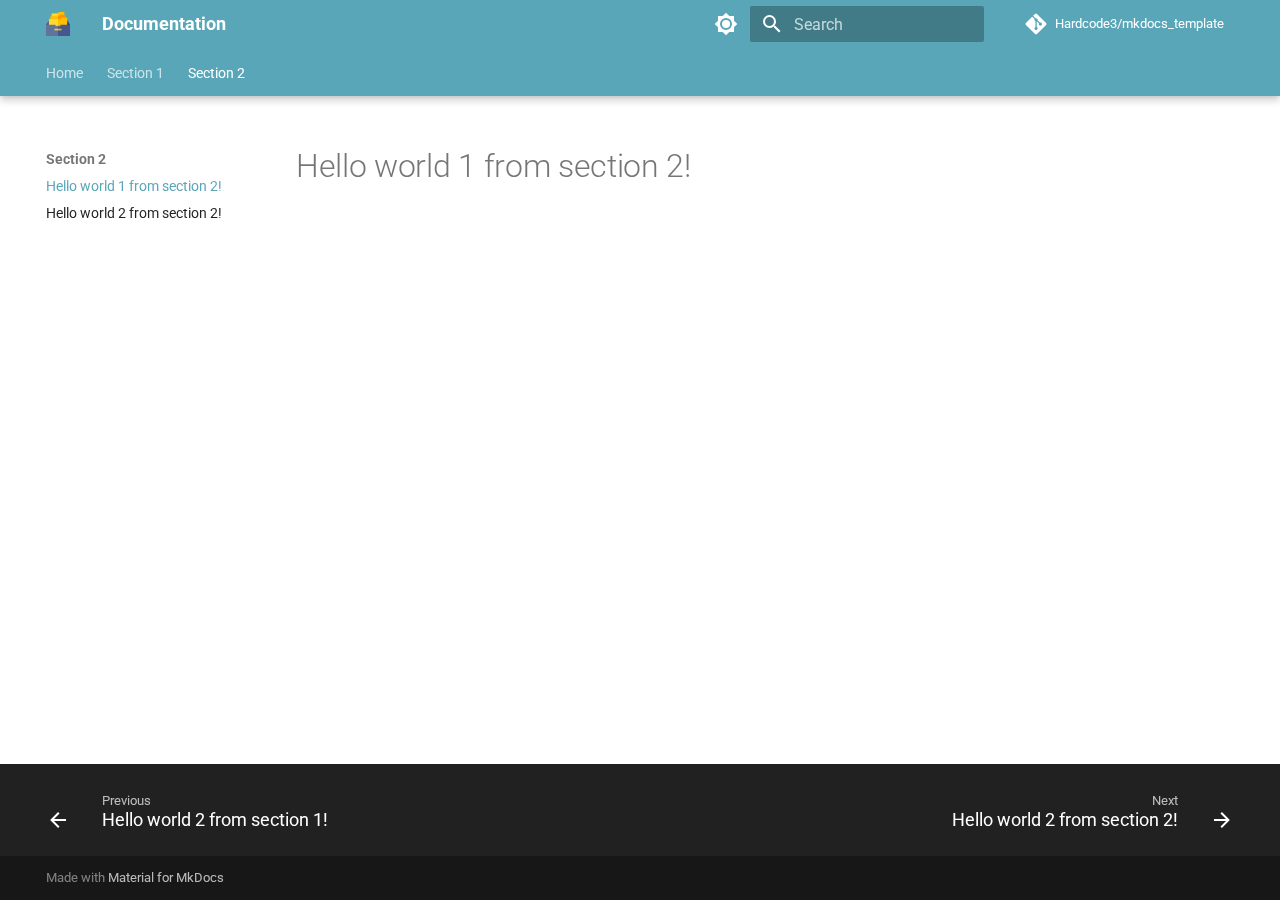
<file: section2/page1/index.html>
<!doctype html>
<html lang="en" class="no-js">
  <head>
    
      <meta charset="utf-8">
      <meta name="viewport" content="width=device-width,initial-scale=1">
      
      
      
      
        <link rel="prev" href="../../section1/page2/">
      
      
        <link rel="next" href="../page2/">
      
      
      <link rel="icon" href="../../assets/images/favicon.png">
      <meta name="generator" content="mkdocs-1.6.1, mkdocs-material-9.5.44">
    
    
      
        <title>Hello world 1 from section 2! - Documentation</title>
      
    
    
      <link rel="stylesheet" href="../../assets/stylesheets/main.0253249f.min.css">
      
        
        <link rel="stylesheet" href="../../assets/stylesheets/palette.06af60db.min.css">
      
      


    
    
      
    
    
      
        
        
        <link rel="preconnect" href="https://fonts.gstatic.com" crossorigin>
        <link rel="stylesheet" href="https://fonts.googleapis.com/css?family=Roboto:300,300i,400,400i,700,700i%7CRoboto+Mono:400,400i,700,700i&display=fallback">
        <style>:root{--md-text-font:"Roboto";--md-code-font:"Roboto Mono"}</style>
      
    
    
      <link rel="stylesheet" href="../../stylesheets/extra.css">
    
    <script>__md_scope=new URL("../..",location),__md_hash=e=>[...e].reduce(((e,_)=>(e<<5)-e+_.charCodeAt(0)),0),__md_get=(e,_=localStorage,t=__md_scope)=>JSON.parse(_.getItem(t.pathname+"."+e)),__md_set=(e,_,t=localStorage,a=__md_scope)=>{try{t.setItem(a.pathname+"."+e,JSON.stringify(_))}catch(e){}}</script>
    
      

    
    
    
  </head>
  
  
    
    
      
    
    
    
    
    <body dir="ltr" data-md-color-scheme="default" data-md-color-primary="custom" data-md-color-accent="indigo">
  
    
    <input class="md-toggle" data-md-toggle="drawer" type="checkbox" id="__drawer" autocomplete="off">
    <input class="md-toggle" data-md-toggle="search" type="checkbox" id="__search" autocomplete="off">
    <label class="md-overlay" for="__drawer"></label>
    <div data-md-component="skip">
      
        
        <a href="#hello-world-1-from-section-2" class="md-skip">
          Skip to content
        </a>
      
    </div>
    <div data-md-component="announce">
      
    </div>
    
    
      

  

<header class="md-header md-header--shadow md-header--lifted" data-md-component="header">
  <nav class="md-header__inner md-grid" aria-label="Header">
    <a href="../.." title="Documentation" class="md-header__button md-logo" aria-label="Documentation" data-md-component="logo">
      
  <img src="../../res/main_icon.png" alt="logo">

    </a>
    <label class="md-header__button md-icon" for="__drawer">
      
      <svg xmlns="http://www.w3.org/2000/svg" viewBox="0 0 24 24"><path d="M3 6h18v2H3zm0 5h18v2H3zm0 5h18v2H3z"/></svg>
    </label>
    <div class="md-header__title" data-md-component="header-title">
      <div class="md-header__ellipsis">
        <div class="md-header__topic">
          <span class="md-ellipsis">
            Documentation
          </span>
        </div>
        <div class="md-header__topic" data-md-component="header-topic">
          <span class="md-ellipsis">
            
              Hello world 1 from section 2!
            
          </span>
        </div>
      </div>
    </div>
    
      
        <form class="md-header__option" data-md-component="palette">
  
    
    
    
    <input class="md-option" data-md-color-media="" data-md-color-scheme="default" data-md-color-primary="custom" data-md-color-accent="indigo"  aria-label="Switch to dark mode"  type="radio" name="__palette" id="__palette_0">
    
      <label class="md-header__button md-icon" title="Switch to dark mode" for="__palette_1" hidden>
        <svg xmlns="http://www.w3.org/2000/svg" viewBox="0 0 24 24"><path d="M12 8a4 4 0 0 0-4 4 4 4 0 0 0 4 4 4 4 0 0 0 4-4 4 4 0 0 0-4-4m0 10a6 6 0 0 1-6-6 6 6 0 0 1 6-6 6 6 0 0 1 6 6 6 6 0 0 1-6 6m8-9.31V4h-4.69L12 .69 8.69 4H4v4.69L.69 12 4 15.31V20h4.69L12 23.31 15.31 20H20v-4.69L23.31 12z"/></svg>
      </label>
    
  
    
    
    
    <input class="md-option" data-md-color-media="" data-md-color-scheme="slate" data-md-color-primary="indigo" data-md-color-accent="indigo"  aria-label="Switch to light mode"  type="radio" name="__palette" id="__palette_1">
    
      <label class="md-header__button md-icon" title="Switch to light mode" for="__palette_0" hidden>
        <svg xmlns="http://www.w3.org/2000/svg" viewBox="0 0 24 24"><path d="M12 18c-.89 0-1.74-.2-2.5-.55C11.56 16.5 13 14.42 13 12s-1.44-4.5-3.5-5.45C10.26 6.2 11.11 6 12 6a6 6 0 0 1 6 6 6 6 0 0 1-6 6m8-9.31V4h-4.69L12 .69 8.69 4H4v4.69L.69 12 4 15.31V20h4.69L12 23.31 15.31 20H20v-4.69L23.31 12z"/></svg>
      </label>
    
  
</form>
      
    
    
      <script>var palette=__md_get("__palette");if(palette&&palette.color){if("(prefers-color-scheme)"===palette.color.media){var media=matchMedia("(prefers-color-scheme: light)"),input=document.querySelector(media.matches?"[data-md-color-media='(prefers-color-scheme: light)']":"[data-md-color-media='(prefers-color-scheme: dark)']");palette.color.media=input.getAttribute("data-md-color-media"),palette.color.scheme=input.getAttribute("data-md-color-scheme"),palette.color.primary=input.getAttribute("data-md-color-primary"),palette.color.accent=input.getAttribute("data-md-color-accent")}for(var[key,value]of Object.entries(palette.color))document.body.setAttribute("data-md-color-"+key,value)}</script>
    
    
    
      <label class="md-header__button md-icon" for="__search">
        
        <svg xmlns="http://www.w3.org/2000/svg" viewBox="0 0 24 24"><path d="M9.5 3A6.5 6.5 0 0 1 16 9.5c0 1.61-.59 3.09-1.56 4.23l.27.27h.79l5 5-1.5 1.5-5-5v-.79l-.27-.27A6.52 6.52 0 0 1 9.5 16 6.5 6.5 0 0 1 3 9.5 6.5 6.5 0 0 1 9.5 3m0 2C7 5 5 7 5 9.5S7 14 9.5 14 14 12 14 9.5 12 5 9.5 5"/></svg>
      </label>
      <div class="md-search" data-md-component="search" role="dialog">
  <label class="md-search__overlay" for="__search"></label>
  <div class="md-search__inner" role="search">
    <form class="md-search__form" name="search">
      <input type="text" class="md-search__input" name="query" aria-label="Search" placeholder="Search" autocapitalize="off" autocorrect="off" autocomplete="off" spellcheck="false" data-md-component="search-query" required>
      <label class="md-search__icon md-icon" for="__search">
        
        <svg xmlns="http://www.w3.org/2000/svg" viewBox="0 0 24 24"><path d="M9.5 3A6.5 6.5 0 0 1 16 9.5c0 1.61-.59 3.09-1.56 4.23l.27.27h.79l5 5-1.5 1.5-5-5v-.79l-.27-.27A6.52 6.52 0 0 1 9.5 16 6.5 6.5 0 0 1 3 9.5 6.5 6.5 0 0 1 9.5 3m0 2C7 5 5 7 5 9.5S7 14 9.5 14 14 12 14 9.5 12 5 9.5 5"/></svg>
        
        <svg xmlns="http://www.w3.org/2000/svg" viewBox="0 0 24 24"><path d="M20 11v2H8l5.5 5.5-1.42 1.42L4.16 12l7.92-7.92L13.5 5.5 8 11z"/></svg>
      </label>
      <nav class="md-search__options" aria-label="Search">
        
          <a href="javascript:void(0)" class="md-search__icon md-icon" title="Share" aria-label="Share" data-clipboard data-clipboard-text="" data-md-component="search-share" tabindex="-1">
            
            <svg xmlns="http://www.w3.org/2000/svg" viewBox="0 0 24 24"><path d="M18 16.08c-.76 0-1.44.3-1.96.77L8.91 12.7c.05-.23.09-.46.09-.7s-.04-.47-.09-.7l7.05-4.11c.54.5 1.25.81 2.04.81a3 3 0 0 0 3-3 3 3 0 0 0-3-3 3 3 0 0 0-3 3c0 .24.04.47.09.7L8.04 9.81C7.5 9.31 6.79 9 6 9a3 3 0 0 0-3 3 3 3 0 0 0 3 3c.79 0 1.5-.31 2.04-.81l7.12 4.15c-.05.21-.08.43-.08.66 0 1.61 1.31 2.91 2.92 2.91s2.92-1.3 2.92-2.91A2.92 2.92 0 0 0 18 16.08"/></svg>
          </a>
        
        <button type="reset" class="md-search__icon md-icon" title="Clear" aria-label="Clear" tabindex="-1">
          
          <svg xmlns="http://www.w3.org/2000/svg" viewBox="0 0 24 24"><path d="M19 6.41 17.59 5 12 10.59 6.41 5 5 6.41 10.59 12 5 17.59 6.41 19 12 13.41 17.59 19 19 17.59 13.41 12z"/></svg>
        </button>
      </nav>
      
        <div class="md-search__suggest" data-md-component="search-suggest"></div>
      
    </form>
    <div class="md-search__output">
      <div class="md-search__scrollwrap" tabindex="0" data-md-scrollfix>
        <div class="md-search-result" data-md-component="search-result">
          <div class="md-search-result__meta">
            Initializing search
          </div>
          <ol class="md-search-result__list" role="presentation"></ol>
        </div>
      </div>
    </div>
  </div>
</div>
    
    
      <div class="md-header__source">
        <a href="https://github.com/Hardcode3/mkdocs_template" title="Go to repository" class="md-source" data-md-component="source">
  <div class="md-source__icon md-icon">
    
    <svg xmlns="http://www.w3.org/2000/svg" viewBox="0 0 448 512"><!--! Font Awesome Free 6.6.0 by @fontawesome - https://fontawesome.com License - https://fontawesome.com/license/free (Icons: CC BY 4.0, Fonts: SIL OFL 1.1, Code: MIT License) Copyright 2024 Fonticons, Inc.--><path d="M439.55 236.05 244 40.45a28.87 28.87 0 0 0-40.81 0l-40.66 40.63 51.52 51.52c27.06-9.14 52.68 16.77 43.39 43.68l49.66 49.66c34.23-11.8 61.18 31 35.47 56.69-26.49 26.49-70.21-2.87-56-37.34L240.22 199v121.85c25.3 12.54 22.26 41.85 9.08 55a34.34 34.34 0 0 1-48.55 0c-17.57-17.6-11.07-46.91 11.25-56v-123c-20.8-8.51-24.6-30.74-18.64-45L142.57 101 8.45 235.14a28.86 28.86 0 0 0 0 40.81l195.61 195.6a28.86 28.86 0 0 0 40.8 0l194.69-194.69a28.86 28.86 0 0 0 0-40.81"/></svg>
  </div>
  <div class="md-source__repository">
    Hardcode3/mkdocs_template
  </div>
</a>
      </div>
    
  </nav>
  
    
      
<nav class="md-tabs" aria-label="Tabs" data-md-component="tabs">
  <div class="md-grid">
    <ul class="md-tabs__list">
      
        
  
  
  
    <li class="md-tabs__item">
      <a href="../.." class="md-tabs__link">
        
  
    
  
  Home

      </a>
    </li>
  

      
        
  
  
  
    
    
      <li class="md-tabs__item">
        <a href="../../section1/page1/" class="md-tabs__link">
          
  
  Section 1

        </a>
      </li>
    
  

      
        
  
  
    
  
  
    
    
      <li class="md-tabs__item md-tabs__item--active">
        <a href="./" class="md-tabs__link">
          
  
  Section 2

        </a>
      </li>
    
  

      
    </ul>
  </div>
</nav>
    
  
</header>
    
    <div class="md-container" data-md-component="container">
      
      
        
      
      <main class="md-main" data-md-component="main">
        <div class="md-main__inner md-grid">
          
            
              
              <div class="md-sidebar md-sidebar--primary" data-md-component="sidebar" data-md-type="navigation" >
                <div class="md-sidebar__scrollwrap">
                  <div class="md-sidebar__inner">
                    


  


<nav class="md-nav md-nav--primary md-nav--lifted" aria-label="Navigation" data-md-level="0">
  <label class="md-nav__title" for="__drawer">
    <a href="../.." title="Documentation" class="md-nav__button md-logo" aria-label="Documentation" data-md-component="logo">
      
  <img src="../../res/main_icon.png" alt="logo">

    </a>
    Documentation
  </label>
  
    <div class="md-nav__source">
      <a href="https://github.com/Hardcode3/mkdocs_template" title="Go to repository" class="md-source" data-md-component="source">
  <div class="md-source__icon md-icon">
    
    <svg xmlns="http://www.w3.org/2000/svg" viewBox="0 0 448 512"><!--! Font Awesome Free 6.6.0 by @fontawesome - https://fontawesome.com License - https://fontawesome.com/license/free (Icons: CC BY 4.0, Fonts: SIL OFL 1.1, Code: MIT License) Copyright 2024 Fonticons, Inc.--><path d="M439.55 236.05 244 40.45a28.87 28.87 0 0 0-40.81 0l-40.66 40.63 51.52 51.52c27.06-9.14 52.68 16.77 43.39 43.68l49.66 49.66c34.23-11.8 61.18 31 35.47 56.69-26.49 26.49-70.21-2.87-56-37.34L240.22 199v121.85c25.3 12.54 22.26 41.85 9.08 55a34.34 34.34 0 0 1-48.55 0c-17.57-17.6-11.07-46.91 11.25-56v-123c-20.8-8.51-24.6-30.74-18.64-45L142.57 101 8.45 235.14a28.86 28.86 0 0 0 0 40.81l195.61 195.6a28.86 28.86 0 0 0 40.8 0l194.69-194.69a28.86 28.86 0 0 0 0-40.81"/></svg>
  </div>
  <div class="md-source__repository">
    Hardcode3/mkdocs_template
  </div>
</a>
    </div>
  
  <ul class="md-nav__list" data-md-scrollfix>
    
      
      
  
  
  
  
    <li class="md-nav__item">
      <a href="../.." class="md-nav__link">
        
  
  <span class="md-ellipsis">
    Home
  </span>
  

      </a>
    </li>
  

    
      
      
  
  
  
  
    
    
    
      
      
        
      
    
    
    <li class="md-nav__item md-nav__item--nested">
      
        
        
        <input class="md-nav__toggle md-toggle " type="checkbox" id="__nav_2" >
        
          
          <label class="md-nav__link" for="__nav_2" id="__nav_2_label" tabindex="0">
            
  
  <span class="md-ellipsis">
    Section 1
  </span>
  

            <span class="md-nav__icon md-icon"></span>
          </label>
        
        <nav class="md-nav" data-md-level="1" aria-labelledby="__nav_2_label" aria-expanded="false">
          <label class="md-nav__title" for="__nav_2">
            <span class="md-nav__icon md-icon"></span>
            Section 1
          </label>
          <ul class="md-nav__list" data-md-scrollfix>
            
              
                
  
  
  
  
    <li class="md-nav__item">
      <a href="../../section1/page1/" class="md-nav__link">
        
  
  <span class="md-ellipsis">
    Hello world 1 from section 1!
  </span>
  

      </a>
    </li>
  

              
            
              
                
  
  
  
  
    <li class="md-nav__item">
      <a href="../../section1/page2/" class="md-nav__link">
        
  
  <span class="md-ellipsis">
    Hello world 2 from section 1!
  </span>
  

      </a>
    </li>
  

              
            
          </ul>
        </nav>
      
    </li>
  

    
      
      
  
  
    
  
  
  
    
    
    
      
        
        
      
      
        
      
    
    
    <li class="md-nav__item md-nav__item--active md-nav__item--section md-nav__item--nested">
      
        
        
        <input class="md-nav__toggle md-toggle " type="checkbox" id="__nav_3" checked>
        
          
          <label class="md-nav__link" for="__nav_3" id="__nav_3_label" tabindex="">
            
  
  <span class="md-ellipsis">
    Section 2
  </span>
  

            <span class="md-nav__icon md-icon"></span>
          </label>
        
        <nav class="md-nav" data-md-level="1" aria-labelledby="__nav_3_label" aria-expanded="true">
          <label class="md-nav__title" for="__nav_3">
            <span class="md-nav__icon md-icon"></span>
            Section 2
          </label>
          <ul class="md-nav__list" data-md-scrollfix>
            
              
                
  
  
    
  
  
  
    <li class="md-nav__item md-nav__item--active">
      
      <input class="md-nav__toggle md-toggle" type="checkbox" id="__toc">
      
      
        
      
      
      <a href="./" class="md-nav__link md-nav__link--active">
        
  
  <span class="md-ellipsis">
    Hello world 1 from section 2!
  </span>
  

      </a>
      
    </li>
  

              
            
              
                
  
  
  
  
    <li class="md-nav__item">
      <a href="../page2/" class="md-nav__link">
        
  
  <span class="md-ellipsis">
    Hello world 2 from section 2!
  </span>
  

      </a>
    </li>
  

              
            
          </ul>
        </nav>
      
    </li>
  

    
  </ul>
</nav>
                  </div>
                </div>
              </div>
            
            
              
              <div class="md-sidebar md-sidebar--secondary" data-md-component="sidebar" data-md-type="toc" >
                <div class="md-sidebar__scrollwrap">
                  <div class="md-sidebar__inner">
                    

<nav class="md-nav md-nav--secondary" aria-label="Table of contents">
  
  
  
    
  
  
</nav>
                  </div>
                </div>
              </div>
            
          
          
            <div class="md-content" data-md-component="content">
              <article class="md-content__inner md-typeset">
                
                  

  
  


<h1 id="hello-world-1-from-section-2">Hello world 1 from section 2!</h1>












                
              </article>
            </div>
          
          
<script>var target=document.getElementById(location.hash.slice(1));target&&target.name&&(target.checked=target.name.startsWith("__tabbed_"))</script>
        </div>
        
          <button type="button" class="md-top md-icon" data-md-component="top" hidden>
  
  <svg xmlns="http://www.w3.org/2000/svg" viewBox="0 0 24 24"><path d="M13 20h-2V8l-5.5 5.5-1.42-1.42L12 4.16l7.92 7.92-1.42 1.42L13 8z"/></svg>
  Back to top
</button>
        
      </main>
      
        <footer class="md-footer">
  
    
      
      <nav class="md-footer__inner md-grid" aria-label="Footer" >
        
          
          <a href="../../section1/page2/" class="md-footer__link md-footer__link--prev" aria-label="Previous: Hello world 2 from section 1!">
            <div class="md-footer__button md-icon">
              
              <svg xmlns="http://www.w3.org/2000/svg" viewBox="0 0 24 24"><path d="M20 11v2H8l5.5 5.5-1.42 1.42L4.16 12l7.92-7.92L13.5 5.5 8 11z"/></svg>
            </div>
            <div class="md-footer__title">
              <span class="md-footer__direction">
                Previous
              </span>
              <div class="md-ellipsis">
                Hello world 2 from section 1!
              </div>
            </div>
          </a>
        
        
          
          <a href="../page2/" class="md-footer__link md-footer__link--next" aria-label="Next: Hello world 2 from section 2!">
            <div class="md-footer__title">
              <span class="md-footer__direction">
                Next
              </span>
              <div class="md-ellipsis">
                Hello world 2 from section 2!
              </div>
            </div>
            <div class="md-footer__button md-icon">
              
              <svg xmlns="http://www.w3.org/2000/svg" viewBox="0 0 24 24"><path d="M4 11v2h12l-5.5 5.5 1.42 1.42L19.84 12l-7.92-7.92L10.5 5.5 16 11z"/></svg>
            </div>
          </a>
        
      </nav>
    
  
  <div class="md-footer-meta md-typeset">
    <div class="md-footer-meta__inner md-grid">
      <div class="md-copyright">
  
  
    Made with
    <a href="https://squidfunk.github.io/mkdocs-material/" target="_blank" rel="noopener">
      Material for MkDocs
    </a>
  
</div>
      
    </div>
  </div>
</footer>
      
    </div>
    <div class="md-dialog" data-md-component="dialog">
      <div class="md-dialog__inner md-typeset"></div>
    </div>
    
    
    <script id="__config" type="application/json">{"base": "../..", "features": ["navigation.tabs", "navigation.tabs.sticky", "navigation.sections", "content.code.annotate", "content.code.copy", "content.code.select", "navigation.footer", "navigation.top", "search.suggest", "search.highlight", "search.share"], "search": "../../assets/javascripts/workers/search.6ce7567c.min.js", "translations": {"clipboard.copied": "Copied to clipboard", "clipboard.copy": "Copy to clipboard", "search.result.more.one": "1 more on this page", "search.result.more.other": "# more on this page", "search.result.none": "No matching documents", "search.result.one": "1 matching document", "search.result.other": "# matching documents", "search.result.placeholder": "Type to start searching", "search.result.term.missing": "Missing", "select.version": "Select version"}}</script>
    
    
      <script src="../../assets/javascripts/bundle.83f73b43.min.js"></script>
      
    
  </body>
</html>
</file>
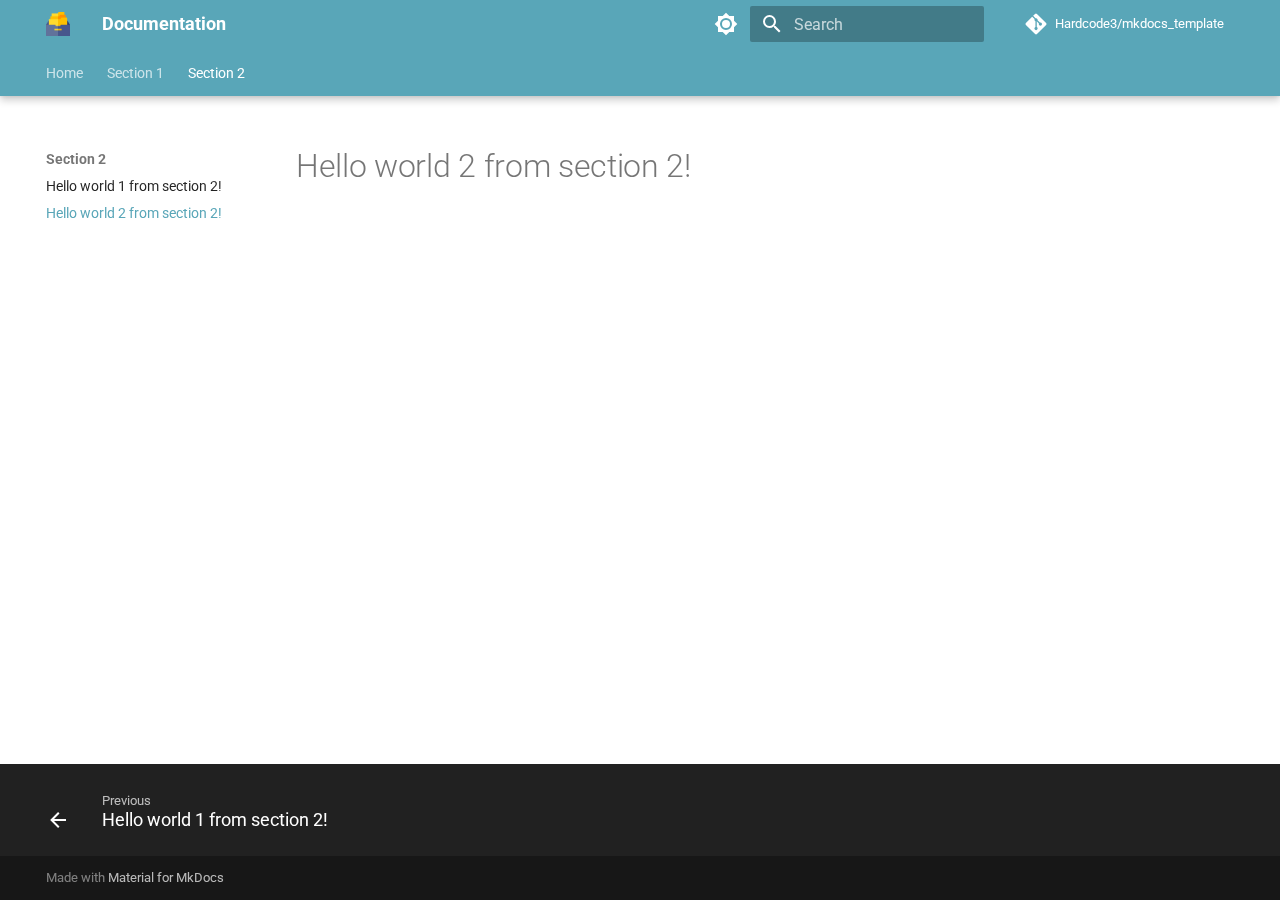
<file: section2/page2/index.html>
<!doctype html>
<html lang="en" class="no-js">
  <head>
    
      <meta charset="utf-8">
      <meta name="viewport" content="width=device-width,initial-scale=1">
      
      
      
      
        <link rel="prev" href="../page1/">
      
      
      
      <link rel="icon" href="../../assets/images/favicon.png">
      <meta name="generator" content="mkdocs-1.6.1, mkdocs-material-9.5.44">
    
    
      
        <title>Hello world 2 from section 2! - Documentation</title>
      
    
    
      <link rel="stylesheet" href="../../assets/stylesheets/main.0253249f.min.css">
      
        
        <link rel="stylesheet" href="../../assets/stylesheets/palette.06af60db.min.css">
      
      


    
    
      
    
    
      
        
        
        <link rel="preconnect" href="https://fonts.gstatic.com" crossorigin>
        <link rel="stylesheet" href="https://fonts.googleapis.com/css?family=Roboto:300,300i,400,400i,700,700i%7CRoboto+Mono:400,400i,700,700i&display=fallback">
        <style>:root{--md-text-font:"Roboto";--md-code-font:"Roboto Mono"}</style>
      
    
    
      <link rel="stylesheet" href="../../stylesheets/extra.css">
    
    <script>__md_scope=new URL("../..",location),__md_hash=e=>[...e].reduce(((e,_)=>(e<<5)-e+_.charCodeAt(0)),0),__md_get=(e,_=localStorage,t=__md_scope)=>JSON.parse(_.getItem(t.pathname+"."+e)),__md_set=(e,_,t=localStorage,a=__md_scope)=>{try{t.setItem(a.pathname+"."+e,JSON.stringify(_))}catch(e){}}</script>
    
      

    
    
    
  </head>
  
  
    
    
      
    
    
    
    
    <body dir="ltr" data-md-color-scheme="default" data-md-color-primary="custom" data-md-color-accent="indigo">
  
    
    <input class="md-toggle" data-md-toggle="drawer" type="checkbox" id="__drawer" autocomplete="off">
    <input class="md-toggle" data-md-toggle="search" type="checkbox" id="__search" autocomplete="off">
    <label class="md-overlay" for="__drawer"></label>
    <div data-md-component="skip">
      
        
        <a href="#hello-world-2-from-section-2" class="md-skip">
          Skip to content
        </a>
      
    </div>
    <div data-md-component="announce">
      
    </div>
    
    
      

  

<header class="md-header md-header--shadow md-header--lifted" data-md-component="header">
  <nav class="md-header__inner md-grid" aria-label="Header">
    <a href="../.." title="Documentation" class="md-header__button md-logo" aria-label="Documentation" data-md-component="logo">
      
  <img src="../../res/main_icon.png" alt="logo">

    </a>
    <label class="md-header__button md-icon" for="__drawer">
      
      <svg xmlns="http://www.w3.org/2000/svg" viewBox="0 0 24 24"><path d="M3 6h18v2H3zm0 5h18v2H3zm0 5h18v2H3z"/></svg>
    </label>
    <div class="md-header__title" data-md-component="header-title">
      <div class="md-header__ellipsis">
        <div class="md-header__topic">
          <span class="md-ellipsis">
            Documentation
          </span>
        </div>
        <div class="md-header__topic" data-md-component="header-topic">
          <span class="md-ellipsis">
            
              Hello world 2 from section 2!
            
          </span>
        </div>
      </div>
    </div>
    
      
        <form class="md-header__option" data-md-component="palette">
  
    
    
    
    <input class="md-option" data-md-color-media="" data-md-color-scheme="default" data-md-color-primary="custom" data-md-color-accent="indigo"  aria-label="Switch to dark mode"  type="radio" name="__palette" id="__palette_0">
    
      <label class="md-header__button md-icon" title="Switch to dark mode" for="__palette_1" hidden>
        <svg xmlns="http://www.w3.org/2000/svg" viewBox="0 0 24 24"><path d="M12 8a4 4 0 0 0-4 4 4 4 0 0 0 4 4 4 4 0 0 0 4-4 4 4 0 0 0-4-4m0 10a6 6 0 0 1-6-6 6 6 0 0 1 6-6 6 6 0 0 1 6 6 6 6 0 0 1-6 6m8-9.31V4h-4.69L12 .69 8.69 4H4v4.69L.69 12 4 15.31V20h4.69L12 23.31 15.31 20H20v-4.69L23.31 12z"/></svg>
      </label>
    
  
    
    
    
    <input class="md-option" data-md-color-media="" data-md-color-scheme="slate" data-md-color-primary="indigo" data-md-color-accent="indigo"  aria-label="Switch to light mode"  type="radio" name="__palette" id="__palette_1">
    
      <label class="md-header__button md-icon" title="Switch to light mode" for="__palette_0" hidden>
        <svg xmlns="http://www.w3.org/2000/svg" viewBox="0 0 24 24"><path d="M12 18c-.89 0-1.74-.2-2.5-.55C11.56 16.5 13 14.42 13 12s-1.44-4.5-3.5-5.45C10.26 6.2 11.11 6 12 6a6 6 0 0 1 6 6 6 6 0 0 1-6 6m8-9.31V4h-4.69L12 .69 8.69 4H4v4.69L.69 12 4 15.31V20h4.69L12 23.31 15.31 20H20v-4.69L23.31 12z"/></svg>
      </label>
    
  
</form>
      
    
    
      <script>var palette=__md_get("__palette");if(palette&&palette.color){if("(prefers-color-scheme)"===palette.color.media){var media=matchMedia("(prefers-color-scheme: light)"),input=document.querySelector(media.matches?"[data-md-color-media='(prefers-color-scheme: light)']":"[data-md-color-media='(prefers-color-scheme: dark)']");palette.color.media=input.getAttribute("data-md-color-media"),palette.color.scheme=input.getAttribute("data-md-color-scheme"),palette.color.primary=input.getAttribute("data-md-color-primary"),palette.color.accent=input.getAttribute("data-md-color-accent")}for(var[key,value]of Object.entries(palette.color))document.body.setAttribute("data-md-color-"+key,value)}</script>
    
    
    
      <label class="md-header__button md-icon" for="__search">
        
        <svg xmlns="http://www.w3.org/2000/svg" viewBox="0 0 24 24"><path d="M9.5 3A6.5 6.5 0 0 1 16 9.5c0 1.61-.59 3.09-1.56 4.23l.27.27h.79l5 5-1.5 1.5-5-5v-.79l-.27-.27A6.52 6.52 0 0 1 9.5 16 6.5 6.5 0 0 1 3 9.5 6.5 6.5 0 0 1 9.5 3m0 2C7 5 5 7 5 9.5S7 14 9.5 14 14 12 14 9.5 12 5 9.5 5"/></svg>
      </label>
      <div class="md-search" data-md-component="search" role="dialog">
  <label class="md-search__overlay" for="__search"></label>
  <div class="md-search__inner" role="search">
    <form class="md-search__form" name="search">
      <input type="text" class="md-search__input" name="query" aria-label="Search" placeholder="Search" autocapitalize="off" autocorrect="off" autocomplete="off" spellcheck="false" data-md-component="search-query" required>
      <label class="md-search__icon md-icon" for="__search">
        
        <svg xmlns="http://www.w3.org/2000/svg" viewBox="0 0 24 24"><path d="M9.5 3A6.5 6.5 0 0 1 16 9.5c0 1.61-.59 3.09-1.56 4.23l.27.27h.79l5 5-1.5 1.5-5-5v-.79l-.27-.27A6.52 6.52 0 0 1 9.5 16 6.5 6.5 0 0 1 3 9.5 6.5 6.5 0 0 1 9.5 3m0 2C7 5 5 7 5 9.5S7 14 9.5 14 14 12 14 9.5 12 5 9.5 5"/></svg>
        
        <svg xmlns="http://www.w3.org/2000/svg" viewBox="0 0 24 24"><path d="M20 11v2H8l5.5 5.5-1.42 1.42L4.16 12l7.92-7.92L13.5 5.5 8 11z"/></svg>
      </label>
      <nav class="md-search__options" aria-label="Search">
        
          <a href="javascript:void(0)" class="md-search__icon md-icon" title="Share" aria-label="Share" data-clipboard data-clipboard-text="" data-md-component="search-share" tabindex="-1">
            
            <svg xmlns="http://www.w3.org/2000/svg" viewBox="0 0 24 24"><path d="M18 16.08c-.76 0-1.44.3-1.96.77L8.91 12.7c.05-.23.09-.46.09-.7s-.04-.47-.09-.7l7.05-4.11c.54.5 1.25.81 2.04.81a3 3 0 0 0 3-3 3 3 0 0 0-3-3 3 3 0 0 0-3 3c0 .24.04.47.09.7L8.04 9.81C7.5 9.31 6.79 9 6 9a3 3 0 0 0-3 3 3 3 0 0 0 3 3c.79 0 1.5-.31 2.04-.81l7.12 4.15c-.05.21-.08.43-.08.66 0 1.61 1.31 2.91 2.92 2.91s2.92-1.3 2.92-2.91A2.92 2.92 0 0 0 18 16.08"/></svg>
          </a>
        
        <button type="reset" class="md-search__icon md-icon" title="Clear" aria-label="Clear" tabindex="-1">
          
          <svg xmlns="http://www.w3.org/2000/svg" viewBox="0 0 24 24"><path d="M19 6.41 17.59 5 12 10.59 6.41 5 5 6.41 10.59 12 5 17.59 6.41 19 12 13.41 17.59 19 19 17.59 13.41 12z"/></svg>
        </button>
      </nav>
      
        <div class="md-search__suggest" data-md-component="search-suggest"></div>
      
    </form>
    <div class="md-search__output">
      <div class="md-search__scrollwrap" tabindex="0" data-md-scrollfix>
        <div class="md-search-result" data-md-component="search-result">
          <div class="md-search-result__meta">
            Initializing search
          </div>
          <ol class="md-search-result__list" role="presentation"></ol>
        </div>
      </div>
    </div>
  </div>
</div>
    
    
      <div class="md-header__source">
        <a href="https://github.com/Hardcode3/mkdocs_template" title="Go to repository" class="md-source" data-md-component="source">
  <div class="md-source__icon md-icon">
    
    <svg xmlns="http://www.w3.org/2000/svg" viewBox="0 0 448 512"><!--! Font Awesome Free 6.6.0 by @fontawesome - https://fontawesome.com License - https://fontawesome.com/license/free (Icons: CC BY 4.0, Fonts: SIL OFL 1.1, Code: MIT License) Copyright 2024 Fonticons, Inc.--><path d="M439.55 236.05 244 40.45a28.87 28.87 0 0 0-40.81 0l-40.66 40.63 51.52 51.52c27.06-9.14 52.68 16.77 43.39 43.68l49.66 49.66c34.23-11.8 61.18 31 35.47 56.69-26.49 26.49-70.21-2.87-56-37.34L240.22 199v121.85c25.3 12.54 22.26 41.85 9.08 55a34.34 34.34 0 0 1-48.55 0c-17.57-17.6-11.07-46.91 11.25-56v-123c-20.8-8.51-24.6-30.74-18.64-45L142.57 101 8.45 235.14a28.86 28.86 0 0 0 0 40.81l195.61 195.6a28.86 28.86 0 0 0 40.8 0l194.69-194.69a28.86 28.86 0 0 0 0-40.81"/></svg>
  </div>
  <div class="md-source__repository">
    Hardcode3/mkdocs_template
  </div>
</a>
      </div>
    
  </nav>
  
    
      
<nav class="md-tabs" aria-label="Tabs" data-md-component="tabs">
  <div class="md-grid">
    <ul class="md-tabs__list">
      
        
  
  
  
    <li class="md-tabs__item">
      <a href="../.." class="md-tabs__link">
        
  
    
  
  Home

      </a>
    </li>
  

      
        
  
  
  
    
    
      <li class="md-tabs__item">
        <a href="../../section1/page1/" class="md-tabs__link">
          
  
  Section 1

        </a>
      </li>
    
  

      
        
  
  
    
  
  
    
    
      <li class="md-tabs__item md-tabs__item--active">
        <a href="../page1/" class="md-tabs__link">
          
  
  Section 2

        </a>
      </li>
    
  

      
    </ul>
  </div>
</nav>
    
  
</header>
    
    <div class="md-container" data-md-component="container">
      
      
        
      
      <main class="md-main" data-md-component="main">
        <div class="md-main__inner md-grid">
          
            
              
              <div class="md-sidebar md-sidebar--primary" data-md-component="sidebar" data-md-type="navigation" >
                <div class="md-sidebar__scrollwrap">
                  <div class="md-sidebar__inner">
                    


  


<nav class="md-nav md-nav--primary md-nav--lifted" aria-label="Navigation" data-md-level="0">
  <label class="md-nav__title" for="__drawer">
    <a href="../.." title="Documentation" class="md-nav__button md-logo" aria-label="Documentation" data-md-component="logo">
      
  <img src="../../res/main_icon.png" alt="logo">

    </a>
    Documentation
  </label>
  
    <div class="md-nav__source">
      <a href="https://github.com/Hardcode3/mkdocs_template" title="Go to repository" class="md-source" data-md-component="source">
  <div class="md-source__icon md-icon">
    
    <svg xmlns="http://www.w3.org/2000/svg" viewBox="0 0 448 512"><!--! Font Awesome Free 6.6.0 by @fontawesome - https://fontawesome.com License - https://fontawesome.com/license/free (Icons: CC BY 4.0, Fonts: SIL OFL 1.1, Code: MIT License) Copyright 2024 Fonticons, Inc.--><path d="M439.55 236.05 244 40.45a28.87 28.87 0 0 0-40.81 0l-40.66 40.63 51.52 51.52c27.06-9.14 52.68 16.77 43.39 43.68l49.66 49.66c34.23-11.8 61.18 31 35.47 56.69-26.49 26.49-70.21-2.87-56-37.34L240.22 199v121.85c25.3 12.54 22.26 41.85 9.08 55a34.34 34.34 0 0 1-48.55 0c-17.57-17.6-11.07-46.91 11.25-56v-123c-20.8-8.51-24.6-30.74-18.64-45L142.57 101 8.45 235.14a28.86 28.86 0 0 0 0 40.81l195.61 195.6a28.86 28.86 0 0 0 40.8 0l194.69-194.69a28.86 28.86 0 0 0 0-40.81"/></svg>
  </div>
  <div class="md-source__repository">
    Hardcode3/mkdocs_template
  </div>
</a>
    </div>
  
  <ul class="md-nav__list" data-md-scrollfix>
    
      
      
  
  
  
  
    <li class="md-nav__item">
      <a href="../.." class="md-nav__link">
        
  
  <span class="md-ellipsis">
    Home
  </span>
  

      </a>
    </li>
  

    
      
      
  
  
  
  
    
    
    
      
      
        
      
    
    
    <li class="md-nav__item md-nav__item--nested">
      
        
        
        <input class="md-nav__toggle md-toggle " type="checkbox" id="__nav_2" >
        
          
          <label class="md-nav__link" for="__nav_2" id="__nav_2_label" tabindex="0">
            
  
  <span class="md-ellipsis">
    Section 1
  </span>
  

            <span class="md-nav__icon md-icon"></span>
          </label>
        
        <nav class="md-nav" data-md-level="1" aria-labelledby="__nav_2_label" aria-expanded="false">
          <label class="md-nav__title" for="__nav_2">
            <span class="md-nav__icon md-icon"></span>
            Section 1
          </label>
          <ul class="md-nav__list" data-md-scrollfix>
            
              
                
  
  
  
  
    <li class="md-nav__item">
      <a href="../../section1/page1/" class="md-nav__link">
        
  
  <span class="md-ellipsis">
    Hello world 1 from section 1!
  </span>
  

      </a>
    </li>
  

              
            
              
                
  
  
  
  
    <li class="md-nav__item">
      <a href="../../section1/page2/" class="md-nav__link">
        
  
  <span class="md-ellipsis">
    Hello world 2 from section 1!
  </span>
  

      </a>
    </li>
  

              
            
          </ul>
        </nav>
      
    </li>
  

    
      
      
  
  
    
  
  
  
    
    
    
      
        
        
      
      
        
      
    
    
    <li class="md-nav__item md-nav__item--active md-nav__item--section md-nav__item--nested">
      
        
        
        <input class="md-nav__toggle md-toggle " type="checkbox" id="__nav_3" checked>
        
          
          <label class="md-nav__link" for="__nav_3" id="__nav_3_label" tabindex="">
            
  
  <span class="md-ellipsis">
    Section 2
  </span>
  

            <span class="md-nav__icon md-icon"></span>
          </label>
        
        <nav class="md-nav" data-md-level="1" aria-labelledby="__nav_3_label" aria-expanded="true">
          <label class="md-nav__title" for="__nav_3">
            <span class="md-nav__icon md-icon"></span>
            Section 2
          </label>
          <ul class="md-nav__list" data-md-scrollfix>
            
              
                
  
  
  
  
    <li class="md-nav__item">
      <a href="../page1/" class="md-nav__link">
        
  
  <span class="md-ellipsis">
    Hello world 1 from section 2!
  </span>
  

      </a>
    </li>
  

              
            
              
                
  
  
    
  
  
  
    <li class="md-nav__item md-nav__item--active">
      
      <input class="md-nav__toggle md-toggle" type="checkbox" id="__toc">
      
      
        
      
      
      <a href="./" class="md-nav__link md-nav__link--active">
        
  
  <span class="md-ellipsis">
    Hello world 2 from section 2!
  </span>
  

      </a>
      
    </li>
  

              
            
          </ul>
        </nav>
      
    </li>
  

    
  </ul>
</nav>
                  </div>
                </div>
              </div>
            
            
              
              <div class="md-sidebar md-sidebar--secondary" data-md-component="sidebar" data-md-type="toc" >
                <div class="md-sidebar__scrollwrap">
                  <div class="md-sidebar__inner">
                    

<nav class="md-nav md-nav--secondary" aria-label="Table of contents">
  
  
  
    
  
  
</nav>
                  </div>
                </div>
              </div>
            
          
          
            <div class="md-content" data-md-component="content">
              <article class="md-content__inner md-typeset">
                
                  

  
  


<h1 id="hello-world-2-from-section-2">Hello world 2 from section 2!</h1>












                
              </article>
            </div>
          
          
<script>var target=document.getElementById(location.hash.slice(1));target&&target.name&&(target.checked=target.name.startsWith("__tabbed_"))</script>
        </div>
        
          <button type="button" class="md-top md-icon" data-md-component="top" hidden>
  
  <svg xmlns="http://www.w3.org/2000/svg" viewBox="0 0 24 24"><path d="M13 20h-2V8l-5.5 5.5-1.42-1.42L12 4.16l7.92 7.92-1.42 1.42L13 8z"/></svg>
  Back to top
</button>
        
      </main>
      
        <footer class="md-footer">
  
    
      
      <nav class="md-footer__inner md-grid" aria-label="Footer" >
        
          
          <a href="../page1/" class="md-footer__link md-footer__link--prev" aria-label="Previous: Hello world 1 from section 2!">
            <div class="md-footer__button md-icon">
              
              <svg xmlns="http://www.w3.org/2000/svg" viewBox="0 0 24 24"><path d="M20 11v2H8l5.5 5.5-1.42 1.42L4.16 12l7.92-7.92L13.5 5.5 8 11z"/></svg>
            </div>
            <div class="md-footer__title">
              <span class="md-footer__direction">
                Previous
              </span>
              <div class="md-ellipsis">
                Hello world 1 from section 2!
              </div>
            </div>
          </a>
        
        
      </nav>
    
  
  <div class="md-footer-meta md-typeset">
    <div class="md-footer-meta__inner md-grid">
      <div class="md-copyright">
  
  
    Made with
    <a href="https://squidfunk.github.io/mkdocs-material/" target="_blank" rel="noopener">
      Material for MkDocs
    </a>
  
</div>
      
    </div>
  </div>
</footer>
      
    </div>
    <div class="md-dialog" data-md-component="dialog">
      <div class="md-dialog__inner md-typeset"></div>
    </div>
    
    
    <script id="__config" type="application/json">{"base": "../..", "features": ["navigation.tabs", "navigation.tabs.sticky", "navigation.sections", "content.code.annotate", "content.code.copy", "content.code.select", "navigation.footer", "navigation.top", "search.suggest", "search.highlight", "search.share"], "search": "../../assets/javascripts/workers/search.6ce7567c.min.js", "translations": {"clipboard.copied": "Copied to clipboard", "clipboard.copy": "Copy to clipboard", "search.result.more.one": "1 more on this page", "search.result.more.other": "# more on this page", "search.result.none": "No matching documents", "search.result.one": "1 matching document", "search.result.other": "# matching documents", "search.result.placeholder": "Type to start searching", "search.result.term.missing": "Missing", "select.version": "Select version"}}</script>
    
    
      <script src="../../assets/javascripts/bundle.83f73b43.min.js"></script>
      
    
  </body>
</html>
</file>
<file: stylesheets/extra.css>
:root {
    --md-primary-fg-color:        #59a6b8;
  }
</file>
<file: assets/stylesheets/main.0253249f.min.css>
@charset "UTF-8";html{-webkit-text-size-adjust:none;-moz-text-size-adjust:none;text-size-adjust:none;box-sizing:border-box}*,:after,:before{box-sizing:inherit}@media (prefers-reduced-motion){*,:after,:before{transition:none!important}}body{margin:0}a,button,input,label{-webkit-tap-highlight-color:transparent}a{color:inherit;text-decoration:none}hr{border:0;box-sizing:initial;display:block;height:.05rem;overflow:visible;padding:0}small{font-size:80%}sub,sup{line-height:1em}img{border-style:none}table{border-collapse:initial;border-spacing:0}td,th{font-weight:400;vertical-align:top}button{background:#0000;border:0;font-family:inherit;font-size:inherit;margin:0;padding:0}input{border:0;outline:none}:root{--md-primary-fg-color:#4051b5;--md-primary-fg-color--light:#5d6cc0;--md-primary-fg-color--dark:#303fa1;--md-primary-bg-color:#fff;--md-primary-bg-color--light:#ffffffb3;--md-accent-fg-color:#526cfe;--md-accent-fg-color--transparent:#526cfe1a;--md-accent-bg-color:#fff;--md-accent-bg-color--light:#ffffffb3}[data-md-color-scheme=default]{color-scheme:light}[data-md-color-scheme=default] img[src$="#gh-dark-mode-only"],[data-md-color-scheme=default] img[src$="#only-dark"]{display:none}:root,[data-md-color-scheme=default]{--md-hue:225deg;--md-default-fg-color:#000000de;--md-default-fg-color--light:#0000008a;--md-default-fg-color--lighter:#00000052;--md-default-fg-color--lightest:#00000012;--md-default-bg-color:#fff;--md-default-bg-color--light:#ffffffb3;--md-default-bg-color--lighter:#ffffff4d;--md-default-bg-color--lightest:#ffffff1f;--md-code-fg-color:#36464e;--md-code-bg-color:#f5f5f5;--md-code-hl-color:#4287ff;--md-code-hl-color--light:#4287ff1a;--md-code-hl-number-color:#d52a2a;--md-code-hl-special-color:#db1457;--md-code-hl-function-color:#a846b9;--md-code-hl-constant-color:#6e59d9;--md-code-hl-keyword-color:#3f6ec6;--md-code-hl-string-color:#1c7d4d;--md-code-hl-name-color:var(--md-code-fg-color);--md-code-hl-operator-color:var(--md-default-fg-color--light);--md-code-hl-punctuation-color:var(--md-default-fg-color--light);--md-code-hl-comment-color:var(--md-default-fg-color--light);--md-code-hl-generic-color:var(--md-default-fg-color--light);--md-code-hl-variable-color:var(--md-default-fg-color--light);--md-typeset-color:var(--md-default-fg-color);--md-typeset-a-color:var(--md-primary-fg-color);--md-typeset-del-color:#f5503d26;--md-typeset-ins-color:#0bd57026;--md-typeset-kbd-color:#fafafa;--md-typeset-kbd-accent-color:#fff;--md-typeset-kbd-border-color:#b8b8b8;--md-typeset-mark-color:#ffff0080;--md-typeset-table-color:#0000001f;--md-typeset-table-color--light:rgba(0,0,0,.035);--md-admonition-fg-color:var(--md-default-fg-color);--md-admonition-bg-color:var(--md-default-bg-color);--md-warning-fg-color:#000000de;--md-warning-bg-color:#ff9;--md-footer-fg-color:#fff;--md-footer-fg-color--light:#ffffffb3;--md-footer-fg-color--lighter:#ffffff73;--md-footer-bg-color:#000000de;--md-footer-bg-color--dark:#00000052;--md-shadow-z1:0 0.2rem 0.5rem #0000000d,0 0 0.05rem #0000001a;--md-shadow-z2:0 0.2rem 0.5rem #0000001a,0 0 0.05rem #00000040;--md-shadow-z3:0 0.2rem 0.5rem #0003,0 0 0.05rem #00000059}.md-icon svg{fill:currentcolor;display:block;height:1.2rem;width:1.2rem}body{-webkit-font-smoothing:antialiased;-moz-osx-font-smoothing:grayscale;--md-text-font-family:var(--md-text-font,_),-apple-system,BlinkMacSystemFont,Helvetica,Arial,sans-serif;--md-code-font-family:var(--md-code-font,_),SFMono-Regular,Consolas,Menlo,monospace}aside,body,input{font-feature-settings:"kern","liga";color:var(--md-typeset-color);font-family:var(--md-text-font-family)}code,kbd,pre{font-feature-settings:"kern";font-family:var(--md-code-font-family)}:root{--md-typeset-table-sort-icon:url('data:image/svg+xml;charset=utf-8,<svg xmlns="http://www.w3.org/2000/svg" viewBox="0 0 24 24"><path d="m18 21-4-4h3V7h-3l4-4 4 4h-3v10h3M2 19v-2h10v2M2 13v-2h7v2M2 7V5h4v2z"/></svg>');--md-typeset-table-sort-icon--asc:url('data:image/svg+xml;charset=utf-8,<svg xmlns="http://www.w3.org/2000/svg" viewBox="0 0 24 24"><path d="M19 17h3l-4 4-4-4h3V3h2M2 17h10v2H2M6 5v2H2V5m0 6h7v2H2z"/></svg>');--md-typeset-table-sort-icon--desc:url('data:image/svg+xml;charset=utf-8,<svg xmlns="http://www.w3.org/2000/svg" viewBox="0 0 24 24"><path d="M19 7h3l-4-4-4 4h3v14h2M2 17h10v2H2M6 5v2H2V5m0 6h7v2H2z"/></svg>')}.md-typeset{-webkit-print-color-adjust:exact;color-adjust:exact;font-size:.8rem;line-height:1.6}@media print{.md-typeset{font-size:.68rem}}.md-typeset blockquote,.md-typeset dl,.md-typeset figure,.md-typeset ol,.md-typeset pre,.md-typeset ul{margin-bottom:1em;margin-top:1em}.md-typeset h1{color:var(--md-default-fg-color--light);font-size:2em;line-height:1.3;margin:0 0 1.25em}.md-typeset h1,.md-typeset h2{font-weight:300;letter-spacing:-.01em}.md-typeset h2{font-size:1.5625em;line-height:1.4;margin:1.6em 0 .64em}.md-typeset h3{font-size:1.25em;font-weight:400;letter-spacing:-.01em;line-height:1.5;margin:1.6em 0 .8em}.md-typeset h2+h3{margin-top:.8em}.md-typeset h4{font-weight:700;letter-spacing:-.01em;margin:1em 0}.md-typeset h5,.md-typeset h6{color:var(--md-default-fg-color--light);font-size:.8em;font-weight:700;letter-spacing:-.01em;margin:1.25em 0}.md-typeset h5{text-transform:uppercase}.md-typeset hr{border-bottom:.05rem solid var(--md-default-fg-color--lightest);display:flow-root;margin:1.5em 0}.md-typeset a{color:var(--md-typeset-a-color);word-break:break-word}.md-typeset a,.md-typeset a:before{transition:color 125ms}.md-typeset a:focus,.md-typeset a:hover{color:var(--md-accent-fg-color)}.md-typeset a:focus code,.md-typeset a:hover code{background-color:var(--md-accent-fg-color--transparent)}.md-typeset a code{color:currentcolor;transition:background-color 125ms}.md-typeset a.focus-visible{outline-color:var(--md-accent-fg-color);outline-offset:.2rem}.md-typeset code,.md-typeset kbd,.md-typeset pre{color:var(--md-code-fg-color);direction:ltr;font-variant-ligatures:none}@media print{.md-typeset code,.md-typeset kbd,.md-typeset pre{white-space:pre-wrap}}.md-typeset code{background-color:var(--md-code-bg-color);border-radius:.1rem;-webkit-box-decoration-break:clone;box-decoration-break:clone;font-size:.85em;padding:0 .2941176471em;word-break:break-word}.md-typeset code:not(.focus-visible){-webkit-tap-highlight-color:transparent;outline:none}.md-typeset pre{display:flow-root;line-height:1.4;position:relative}.md-typeset pre>code{-webkit-box-decoration-break:slice;box-decoration-break:slice;box-shadow:none;display:block;margin:0;outline-color:var(--md-accent-fg-color);overflow:auto;padding:.7720588235em 1.1764705882em;scrollbar-color:var(--md-default-fg-color--lighter) #0000;scrollbar-width:thin;touch-action:auto;word-break:normal}.md-typeset pre>code:hover{scrollbar-color:var(--md-accent-fg-color) #0000}.md-typeset pre>code::-webkit-scrollbar{height:.2rem;width:.2rem}.md-typeset pre>code::-webkit-scrollbar-thumb{background-color:var(--md-default-fg-color--lighter)}.md-typeset pre>code::-webkit-scrollbar-thumb:hover{background-color:var(--md-accent-fg-color)}.md-typeset kbd{background-color:var(--md-typeset-kbd-color);border-radius:.1rem;box-shadow:0 .1rem 0 .05rem var(--md-typeset-kbd-border-color),0 .1rem 0 var(--md-typeset-kbd-border-color),0 -.1rem .2rem var(--md-typeset-kbd-accent-color) inset;color:var(--md-default-fg-color);display:inline-block;font-size:.75em;padding:0 .6666666667em;vertical-align:text-top;word-break:break-word}.md-typeset mark{background-color:var(--md-typeset-mark-color);-webkit-box-decoration-break:clone;box-decoration-break:clone;color:inherit;word-break:break-word}.md-typeset abbr{border-bottom:.05rem dotted var(--md-default-fg-color--light);cursor:help;text-decoration:none}.md-typeset small{opacity:.75}[dir=ltr] .md-typeset sub,[dir=ltr] .md-typeset sup{margin-left:.078125em}[dir=rtl] .md-typeset sub,[dir=rtl] .md-typeset sup{margin-right:.078125em}[dir=ltr] .md-typeset blockquote{padding-left:.6rem}[dir=rtl] .md-typeset blockquote{padding-right:.6rem}[dir=ltr] .md-typeset blockquote{border-left:.2rem solid var(--md-default-fg-color--lighter)}[dir=rtl] .md-typeset blockquote{border-right:.2rem solid var(--md-default-fg-color--lighter)}.md-typeset blockquote{color:var(--md-default-fg-color--light);margin-left:0;margin-right:0}.md-typeset ul{list-style-type:disc}.md-typeset ul[type]{list-style-type:revert-layer}[dir=ltr] .md-typeset ol,[dir=ltr] .md-typeset ul{margin-left:.625em}[dir=rtl] .md-typeset ol,[dir=rtl] .md-typeset ul{margin-right:.625em}.md-typeset ol,.md-typeset ul{padding:0}.md-typeset ol:not([hidden]),.md-typeset ul:not([hidden]){display:flow-root}.md-typeset ol ol,.md-typeset ul ol{list-style-type:lower-alpha}.md-typeset ol ol ol,.md-typeset ul ol ol{list-style-type:lower-roman}.md-typeset ol ol ol ol,.md-typeset ul ol ol ol{list-style-type:upper-alpha}.md-typeset ol ol ol ol ol,.md-typeset ul ol ol ol ol{list-style-type:upper-roman}.md-typeset ol[type],.md-typeset ul[type]{list-style-type:revert-layer}[dir=ltr] .md-typeset ol li,[dir=ltr] .md-typeset ul li{margin-left:1.25em}[dir=rtl] .md-typeset ol li,[dir=rtl] .md-typeset ul li{margin-right:1.25em}.md-typeset ol li,.md-typeset ul li{margin-bottom:.5em}.md-typeset ol li blockquote,.md-typeset ol li p,.md-typeset ul li blockquote,.md-typeset ul li p{margin:.5em 0}.md-typeset ol li:last-child,.md-typeset ul li:last-child{margin-bottom:0}[dir=ltr] .md-typeset ol li ol,[dir=ltr] .md-typeset ol li ul,[dir=ltr] .md-typeset ul li ol,[dir=ltr] .md-typeset ul li ul{margin-left:.625em}[dir=rtl] .md-typeset ol li ol,[dir=rtl] .md-typeset ol li ul,[dir=rtl] .md-typeset ul li ol,[dir=rtl] .md-typeset ul li ul{margin-right:.625em}.md-typeset ol li ol,.md-typeset ol li ul,.md-typeset ul li ol,.md-typeset ul li ul{margin-bottom:.5em;margin-top:.5em}[dir=ltr] .md-typeset dd{margin-left:1.875em}[dir=rtl] .md-typeset dd{margin-right:1.875em}.md-typeset dd{margin-bottom:1.5em;margin-top:1em}.md-typeset img,.md-typeset svg,.md-typeset video{height:auto;max-width:100%}.md-typeset img[align=left]{margin:1em 1em 1em 0}.md-typeset img[align=right]{margin:1em 0 1em 1em}.md-typeset img[align]:only-child{margin-top:0}.md-typeset figure{display:flow-root;margin:1em auto;max-width:100%;text-align:center;width:-moz-fit-content;width:fit-content}.md-typeset figure img{display:block;margin:0 auto}.md-typeset figcaption{font-style:italic;margin:1em auto;max-width:24rem}.md-typeset iframe{max-width:100%}.md-typeset table:not([class]){background-color:var(--md-default-bg-color);border:.05rem solid var(--md-typeset-table-color);border-radius:.1rem;display:inline-block;font-size:.64rem;max-width:100%;overflow:auto;touch-action:auto}@media print{.md-typeset table:not([class]){display:table}}.md-typeset table:not([class])+*{margin-top:1.5em}.md-typeset table:not([class]) td>:first-child,.md-typeset table:not([class]) th>:first-child{margin-top:0}.md-typeset table:not([class]) td>:last-child,.md-typeset table:not([class]) th>:last-child{margin-bottom:0}.md-typeset table:not([class]) td:not([align]),.md-typeset table:not([class]) th:not([align]){text-align:left}[dir=rtl] .md-typeset table:not([class]) td:not([align]),[dir=rtl] .md-typeset table:not([class]) th:not([align]){text-align:right}.md-typeset table:not([class]) th{font-weight:700;min-width:5rem;padding:.9375em 1.25em;vertical-align:top}.md-typeset table:not([class]) td{border-top:.05rem solid var(--md-typeset-table-color);padding:.9375em 1.25em;vertical-align:top}.md-typeset table:not([class]) tbody tr{transition:background-color 125ms}.md-typeset table:not([class]) tbody tr:hover{background-color:var(--md-typeset-table-color--light);box-shadow:0 .05rem 0 var(--md-default-bg-color) inset}.md-typeset table:not([class]) a{word-break:normal}.md-typeset table th[role=columnheader]{cursor:pointer}[dir=ltr] .md-typeset table th[role=columnheader]:after{margin-left:.5em}[dir=rtl] .md-typeset table th[role=columnheader]:after{margin-right:.5em}.md-typeset table th[role=columnheader]:after{content:"";display:inline-block;height:1.2em;-webkit-mask-image:var(--md-typeset-table-sort-icon);mask-image:var(--md-typeset-table-sort-icon);-webkit-mask-repeat:no-repeat;mask-repeat:no-repeat;-webkit-mask-size:contain;mask-size:contain;transition:background-color 125ms;vertical-align:text-bottom;width:1.2em}.md-typeset table th[role=columnheader]:hover:after{background-color:var(--md-default-fg-color--lighter)}.md-typeset table th[role=columnheader][aria-sort=ascending]:after{background-color:var(--md-default-fg-color--light);-webkit-mask-image:var(--md-typeset-table-sort-icon--asc);mask-image:var(--md-typeset-table-sort-icon--asc)}.md-typeset table th[role=columnheader][aria-sort=descending]:after{background-color:var(--md-default-fg-color--light);-webkit-mask-image:var(--md-typeset-table-sort-icon--desc);mask-image:var(--md-typeset-table-sort-icon--desc)}.md-typeset__scrollwrap{margin:1em -.8rem;overflow-x:auto;touch-action:auto}.md-typeset__table{display:inline-block;margin-bottom:.5em;padding:0 .8rem}@media print{.md-typeset__table{display:block}}html .md-typeset__table table{display:table;margin:0;overflow:hidden;width:100%}@media screen and (max-width:44.984375em){.md-content__inner>pre{margin:1em -.8rem}.md-content__inner>pre code{border-radius:0}}.md-typeset .md-author{border-radius:100%;display:block;flex-shrink:0;height:1.6rem;overflow:hidden;position:relative;transition:color 125ms,transform 125ms;width:1.6rem}.md-typeset .md-author img{display:block}.md-typeset .md-author--more{background:var(--md-default-fg-color--lightest);color:var(--md-default-fg-color--lighter);font-size:.6rem;font-weight:700;line-height:1.6rem;text-align:center}.md-typeset .md-author--long{height:2.4rem;width:2.4rem}.md-typeset a.md-author{transform:scale(1)}.md-typeset a.md-author img{border-radius:100%;filter:grayscale(100%) opacity(75%);transition:filter 125ms}.md-typeset a.md-author:focus,.md-typeset a.md-author:hover{transform:scale(1.1);z-index:1}.md-typeset a.md-author:focus img,.md-typeset a.md-author:hover img{filter:grayscale(0)}.md-banner{background-color:var(--md-footer-bg-color);color:var(--md-footer-fg-color);overflow:auto}@media print{.md-banner{display:none}}.md-banner--warning{background-color:var(--md-warning-bg-color);color:var(--md-warning-fg-color)}.md-banner__inner{font-size:.7rem;margin:.6rem auto;padding:0 .8rem}[dir=ltr] .md-banner__button{float:right}[dir=rtl] .md-banner__button{float:left}.md-banner__button{color:inherit;cursor:pointer;transition:opacity .25s}.no-js .md-banner__button{display:none}.md-banner__button:hover{opacity:.7}html{font-size:125%;height:100%;overflow-x:hidden}@media screen and (min-width:100em){html{font-size:137.5%}}@media screen and (min-width:125em){html{font-size:150%}}body{background-color:var(--md-default-bg-color);display:flex;flex-direction:column;font-size:.5rem;min-height:100%;position:relative;width:100%}@media print{body{display:block}}@media screen and (max-width:59.984375em){body[data-md-scrolllock]{position:fixed}}.md-grid{margin-left:auto;margin-right:auto;max-width:61rem}.md-container{display:flex;flex-direction:column;flex-grow:1}@media print{.md-container{display:block}}.md-main{flex-grow:1}.md-main__inner{display:flex;height:100%;margin-top:1.5rem}.md-ellipsis{overflow:hidden;text-overflow:ellipsis}.md-toggle{display:none}.md-option{height:0;opacity:0;position:absolute;width:0}.md-option:checked+label:not([hidden]){display:block}.md-option.focus-visible+label{outline-color:var(--md-accent-fg-color);outline-style:auto}.md-skip{background-color:var(--md-default-fg-color);border-radius:.1rem;color:var(--md-default-bg-color);font-size:.64rem;margin:.5rem;opacity:0;outline-color:var(--md-accent-fg-color);padding:.3rem .5rem;position:fixed;transform:translateY(.4rem);z-index:-1}.md-skip:focus{opacity:1;transform:translateY(0);transition:transform .25s cubic-bezier(.4,0,.2,1),opacity 175ms 75ms;z-index:10}@page{margin:25mm}:root{--md-clipboard-icon:url('data:image/svg+xml;charset=utf-8,<svg xmlns="http://www.w3.org/2000/svg" viewBox="0 0 24 24"><path d="M19 21H8V7h11m0-2H8a2 2 0 0 0-2 2v14a2 2 0 0 0 2 2h11a2 2 0 0 0 2-2V7a2 2 0 0 0-2-2m-3-4H4a2 2 0 0 0-2 2v14h2V3h12z"/></svg>')}.md-clipboard{border-radius:.1rem;color:var(--md-default-fg-color--lightest);cursor:pointer;height:1.5em;outline-color:var(--md-accent-fg-color);outline-offset:.1rem;position:absolute;right:.5em;top:.5em;transition:color .25s;width:1.5em;z-index:1}@media print{.md-clipboard{display:none}}.md-clipboard:not(.focus-visible){-webkit-tap-highlight-color:transparent;outline:none}:hover>.md-clipboard{color:var(--md-default-fg-color--light)}.md-clipboard:focus,.md-clipboard:hover{color:var(--md-accent-fg-color)}.md-clipboard:after{background-color:currentcolor;content:"";display:block;height:1.125em;margin:0 auto;-webkit-mask-image:var(--md-clipboard-icon);mask-image:var(--md-clipboard-icon);-webkit-mask-position:center;mask-position:center;-webkit-mask-repeat:no-repeat;mask-repeat:no-repeat;-webkit-mask-size:contain;mask-size:contain;width:1.125em}.md-clipboard--inline{cursor:pointer}.md-clipboard--inline code{transition:color .25s,background-color .25s}.md-clipboard--inline:focus code,.md-clipboard--inline:hover code{background-color:var(--md-accent-fg-color--transparent);color:var(--md-accent-fg-color)}.md-typeset .md-code__content{display:grid}@keyframes consent{0%{opacity:0;transform:translateY(100%)}to{opacity:1;transform:translateY(0)}}@keyframes overlay{0%{opacity:0}to{opacity:1}}.md-consent__overlay{animation:overlay .25s both;-webkit-backdrop-filter:blur(.1rem);backdrop-filter:blur(.1rem);background-color:#0000008a;height:100%;opacity:1;position:fixed;top:0;width:100%;z-index:5}.md-consent__inner{animation:consent .5s cubic-bezier(.1,.7,.1,1) both;background-color:var(--md-default-bg-color);border:0;border-radius:.1rem;bottom:0;box-shadow:0 0 .2rem #0000001a,0 .2rem .4rem #0003;max-height:100%;overflow:auto;padding:0;position:fixed;width:100%;z-index:5}.md-consent__form{padding:.8rem}.md-consent__settings{display:none;margin:1em 0}input:checked+.md-consent__settings{display:block}.md-consent__controls{margin-bottom:.8rem}.md-typeset .md-consent__controls .md-button{display:inline}@media screen and (max-width:44.984375em){.md-typeset .md-consent__controls .md-button{display:block;margin-top:.4rem;text-align:center;width:100%}}.md-consent label{cursor:pointer}.md-content{flex-grow:1;min-width:0}.md-content__inner{margin:0 .8rem 1.2rem;padding-top:.6rem}@media screen and (min-width:76.25em){[dir=ltr] .md-sidebar--primary:not([hidden])~.md-content>.md-content__inner{margin-left:1.2rem}[dir=ltr] .md-sidebar--secondary:not([hidden])~.md-content>.md-content__inner,[dir=rtl] .md-sidebar--primary:not([hidden])~.md-content>.md-content__inner{margin-right:1.2rem}[dir=rtl] .md-sidebar--secondary:not([hidden])~.md-content>.md-content__inner{margin-left:1.2rem}}.md-content__inner:before{content:"";display:block;height:.4rem}.md-content__inner>:last-child{margin-bottom:0}[dir=ltr] .md-content__button{float:right}[dir=rtl] .md-content__button{float:left}[dir=ltr] .md-content__button{margin-left:.4rem}[dir=rtl] .md-content__button{margin-right:.4rem}.md-content__button{margin:.4rem 0;padding:0}@media print{.md-content__button{display:none}}.md-typeset .md-content__button{color:var(--md-default-fg-color--lighter)}.md-content__button svg{display:inline;vertical-align:top}[dir=rtl] .md-content__button svg{transform:scaleX(-1)}[dir=ltr] .md-dialog{right:.8rem}[dir=rtl] .md-dialog{left:.8rem}.md-dialog{background-color:var(--md-default-fg-color);border-radius:.1rem;bottom:.8rem;box-shadow:var(--md-shadow-z3);min-width:11.1rem;opacity:0;padding:.4rem .6rem;pointer-events:none;position:fixed;transform:translateY(100%);transition:transform 0ms .4s,opacity .4s;z-index:4}@media print{.md-dialog{display:none}}.md-dialog--active{opacity:1;pointer-events:auto;transform:translateY(0);transition:transform .4s cubic-bezier(.075,.85,.175,1),opacity .4s}.md-dialog__inner{color:var(--md-default-bg-color);font-size:.7rem}.md-feedback{margin:2em 0 1em;text-align:center}.md-feedback fieldset{border:none;margin:0;padding:0}.md-feedback__title{font-weight:700;margin:1em auto}.md-feedback__inner{position:relative}.md-feedback__list{display:flex;flex-wrap:wrap;place-content:baseline center;position:relative}.md-feedback__list:hover .md-icon:not(:disabled){color:var(--md-default-fg-color--lighter)}:disabled .md-feedback__list{min-height:1.8rem}.md-feedback__icon{color:var(--md-default-fg-color--light);cursor:pointer;flex-shrink:0;margin:0 .1rem;transition:color 125ms}.md-feedback__icon:not(:disabled).md-icon:hover{color:var(--md-accent-fg-color)}.md-feedback__icon:disabled{color:var(--md-default-fg-color--lightest);pointer-events:none}.md-feedback__note{opacity:0;position:relative;transform:translateY(.4rem);transition:transform .4s cubic-bezier(.1,.7,.1,1),opacity .15s}.md-feedback__note>*{margin:0 auto;max-width:16rem}:disabled .md-feedback__note{opacity:1;transform:translateY(0)}@media print{.md-feedback{display:none}}.md-footer{background-color:var(--md-footer-bg-color);color:var(--md-footer-fg-color)}@media print{.md-footer{display:none}}.md-footer__inner{justify-content:space-between;overflow:auto;padding:.2rem}.md-footer__inner:not([hidden]){display:flex}.md-footer__link{align-items:end;display:flex;flex-grow:0.01;margin-bottom:.4rem;margin-top:1rem;max-width:100%;outline-color:var(--md-accent-fg-color);overflow:hidden;transition:opacity .25s}.md-footer__link:focus,.md-footer__link:hover{opacity:.7}[dir=rtl] .md-footer__link svg{transform:scaleX(-1)}@media screen and (max-width:44.984375em){.md-footer__link--prev{flex-shrink:0}.md-footer__link--prev .md-footer__title{display:none}}[dir=ltr] .md-footer__link--next{margin-left:auto}[dir=rtl] .md-footer__link--next{margin-right:auto}.md-footer__link--next{text-align:right}[dir=rtl] .md-footer__link--next{text-align:left}.md-footer__title{flex-grow:1;font-size:.9rem;margin-bottom:.7rem;max-width:calc(100% - 2.4rem);padding:0 1rem;white-space:nowrap}.md-footer__button{margin:.2rem;padding:.4rem}.md-footer__direction{font-size:.64rem;opacity:.7}.md-footer-meta{background-color:var(--md-footer-bg-color--dark)}.md-footer-meta__inner{display:flex;flex-wrap:wrap;justify-content:space-between;padding:.2rem}html .md-footer-meta.md-typeset a{color:var(--md-footer-fg-color--light)}html .md-footer-meta.md-typeset a:focus,html .md-footer-meta.md-typeset a:hover{color:var(--md-footer-fg-color)}.md-copyright{color:var(--md-footer-fg-color--lighter);font-size:.64rem;margin:auto .6rem;padding:.4rem 0;width:100%}@media screen and (min-width:45em){.md-copyright{width:auto}}.md-copyright__highlight{color:var(--md-footer-fg-color--light)}.md-social{display:inline-flex;gap:.2rem;margin:0 .4rem;padding:.2rem 0 .6rem}@media screen and (min-width:45em){.md-social{padding:.6rem 0}}.md-social__link{display:inline-block;height:1.6rem;text-align:center;width:1.6rem}.md-social__link:before{line-height:1.9}.md-social__link svg{fill:currentcolor;max-height:.8rem;vertical-align:-25%}.md-typeset .md-button{border:.1rem solid;border-radius:.1rem;color:var(--md-primary-fg-color);cursor:pointer;display:inline-block;font-weight:700;padding:.625em 2em;transition:color 125ms,background-color 125ms,border-color 125ms}.md-typeset .md-button--primary{background-color:var(--md-primary-fg-color);border-color:var(--md-primary-fg-color);color:var(--md-primary-bg-color)}.md-typeset .md-button:focus,.md-typeset .md-button:hover{background-color:var(--md-accent-fg-color);border-color:var(--md-accent-fg-color);color:var(--md-accent-bg-color)}[dir=ltr] .md-typeset .md-input{border-top-left-radius:.1rem}[dir=ltr] .md-typeset .md-input,[dir=rtl] .md-typeset .md-input{border-top-right-radius:.1rem}[dir=rtl] .md-typeset .md-input{border-top-left-radius:.1rem}.md-typeset .md-input{border-bottom:.1rem solid var(--md-default-fg-color--lighter);box-shadow:var(--md-shadow-z1);font-size:.8rem;height:1.8rem;padding:0 .6rem;transition:border .25s,box-shadow .25s}.md-typeset .md-input:focus,.md-typeset .md-input:hover{border-bottom-color:var(--md-accent-fg-color);box-shadow:var(--md-shadow-z2)}.md-typeset .md-input--stretch{width:100%}.md-header{background-color:var(--md-primary-fg-color);box-shadow:0 0 .2rem #0000,0 .2rem .4rem #0000;color:var(--md-primary-bg-color);display:block;left:0;position:sticky;right:0;top:0;z-index:4}@media print{.md-header{display:none}}.md-header[hidden]{transform:translateY(-100%);transition:transform .25s cubic-bezier(.8,0,.6,1),box-shadow .25s}.md-header--shadow{box-shadow:0 0 .2rem #0000001a,0 .2rem .4rem #0003;transition:transform .25s cubic-bezier(.1,.7,.1,1),box-shadow .25s}.md-header__inner{align-items:center;display:flex;padding:0 .2rem}.md-header__button{color:currentcolor;cursor:pointer;margin:.2rem;outline-color:var(--md-accent-fg-color);padding:.4rem;position:relative;transition:opacity .25s;vertical-align:middle;z-index:1}.md-header__button:hover{opacity:.7}.md-header__button:not([hidden]){display:inline-block}.md-header__button:not(.focus-visible){-webkit-tap-highlight-color:transparent;outline:none}.md-header__button.md-logo{margin:.2rem;padding:.4rem}@media screen and (max-width:76.234375em){.md-header__button.md-logo{display:none}}.md-header__button.md-logo img,.md-header__button.md-logo svg{fill:currentcolor;display:block;height:1.2rem;width:auto}@media screen and (min-width:60em){.md-header__button[for=__search]{display:none}}.no-js .md-header__button[for=__search]{display:none}[dir=rtl] .md-header__button[for=__search] svg{transform:scaleX(-1)}@media screen and (min-width:76.25em){.md-header__button[for=__drawer]{display:none}}.md-header__topic{display:flex;max-width:100%;position:absolute;transition:transform .4s cubic-bezier(.1,.7,.1,1),opacity .15s;white-space:nowrap}.md-header__topic+.md-header__topic{opacity:0;pointer-events:none;transform:translateX(1.25rem);transition:transform .4s cubic-bezier(1,.7,.1,.1),opacity .15s;z-index:-1}[dir=rtl] .md-header__topic+.md-header__topic{transform:translateX(-1.25rem)}.md-header__topic:first-child{font-weight:700}[dir=ltr] .md-header__title{margin-left:1rem;margin-right:.4rem}[dir=rtl] .md-header__title{margin-left:.4rem;margin-right:1rem}.md-header__title{flex-grow:1;font-size:.9rem;height:2.4rem;line-height:2.4rem}.md-header__title--active .md-header__topic{opacity:0;pointer-events:none;transform:translateX(-1.25rem);transition:transform .4s cubic-bezier(1,.7,.1,.1),opacity .15s;z-index:-1}[dir=rtl] .md-header__title--active .md-header__topic{transform:translateX(1.25rem)}.md-header__title--active .md-header__topic+.md-header__topic{opacity:1;pointer-events:auto;transform:translateX(0);transition:transform .4s cubic-bezier(.1,.7,.1,1),opacity .15s;z-index:0}.md-header__title>.md-header__ellipsis{height:100%;position:relative;width:100%}.md-header__option{display:flex;flex-shrink:0;max-width:100%;transition:max-width 0ms .25s,opacity .25s .25s;white-space:nowrap}[data-md-toggle=search]:checked~.md-header .md-header__option{max-width:0;opacity:0;transition:max-width 0ms,opacity 0ms}.md-header__option>input{bottom:0}.md-header__source{display:none}@media screen and (min-width:60em){[dir=ltr] .md-header__source{margin-left:1rem}[dir=rtl] .md-header__source{margin-right:1rem}.md-header__source{display:block;max-width:11.7rem;width:11.7rem}}@media screen and (min-width:76.25em){[dir=ltr] .md-header__source{margin-left:1.4rem}[dir=rtl] .md-header__source{margin-right:1.4rem}}.md-meta{color:var(--md-default-fg-color--light);font-size:.7rem;line-height:1.3}.md-meta__list{display:inline-flex;flex-wrap:wrap;list-style:none;margin:0;padding:0}.md-meta__item:not(:last-child):after{content:"·";margin-left:.2rem;margin-right:.2rem}.md-meta__link{color:var(--md-typeset-a-color)}.md-meta__link:focus,.md-meta__link:hover{color:var(--md-accent-fg-color)}.md-draft{background-color:#ff1744;border-radius:.125em;color:#fff;display:inline-block;font-weight:700;padding-left:.5714285714em;padding-right:.5714285714em}:root{--md-nav-icon--prev:url('data:image/svg+xml;charset=utf-8,<svg xmlns="http://www.w3.org/2000/svg" viewBox="0 0 24 24"><path d="M20 11v2H8l5.5 5.5-1.42 1.42L4.16 12l7.92-7.92L13.5 5.5 8 11z"/></svg>');--md-nav-icon--next:url('data:image/svg+xml;charset=utf-8,<svg xmlns="http://www.w3.org/2000/svg" viewBox="0 0 24 24"><path d="M8.59 16.58 13.17 12 8.59 7.41 10 6l6 6-6 6z"/></svg>');--md-toc-icon:url('data:image/svg+xml;charset=utf-8,<svg xmlns="http://www.w3.org/2000/svg" viewBox="0 0 24 24"><path d="M3 9h14V7H3zm0 4h14v-2H3zm0 4h14v-2H3zm16 0h2v-2h-2zm0-10v2h2V7zm0 6h2v-2h-2z"/></svg>')}.md-nav{font-size:.7rem;line-height:1.3}.md-nav__title{color:var(--md-default-fg-color--light);display:block;font-weight:700;overflow:hidden;padding:0 .6rem;text-overflow:ellipsis}.md-nav__title .md-nav__button{display:none}.md-nav__title .md-nav__button img{height:100%;width:auto}.md-nav__title .md-nav__button.md-logo img,.md-nav__title .md-nav__button.md-logo svg{fill:currentcolor;display:block;height:2.4rem;max-width:100%;object-fit:contain;width:auto}.md-nav__list{list-style:none;margin:0;padding:0}.md-nav__link{align-items:flex-start;display:flex;gap:.4rem;margin-top:.625em;scroll-snap-align:start;transition:color 125ms}.md-nav__link--passed{color:var(--md-default-fg-color--light)}.md-nav__item .md-nav__link--active,.md-nav__item .md-nav__link--active code{color:var(--md-typeset-a-color)}.md-nav__link .md-ellipsis{position:relative}[dir=ltr] .md-nav__link .md-icon:last-child{margin-left:auto}[dir=rtl] .md-nav__link .md-icon:last-child{margin-right:auto}.md-nav__link svg{fill:currentcolor;flex-shrink:0;height:1.3em;position:relative}.md-nav__link[for]:focus,.md-nav__link[for]:hover,.md-nav__link[href]:focus,.md-nav__link[href]:hover{color:var(--md-accent-fg-color);cursor:pointer}.md-nav__link.focus-visible{outline-color:var(--md-accent-fg-color);outline-offset:.2rem}.md-nav--primary .md-nav__link[for=__toc]{display:none}.md-nav--primary .md-nav__link[for=__toc] .md-icon:after{background-color:currentcolor;display:block;height:100%;-webkit-mask-image:var(--md-toc-icon);mask-image:var(--md-toc-icon);width:100%}.md-nav--primary .md-nav__link[for=__toc]~.md-nav{display:none}.md-nav__container>.md-nav__link{margin-top:0}.md-nav__container>.md-nav__link:first-child{flex-grow:1;min-width:0}.md-nav__icon{flex-shrink:0}.md-nav__source{display:none}@media screen and (max-width:76.234375em){.md-nav--primary,.md-nav--primary .md-nav{background-color:var(--md-default-bg-color);display:flex;flex-direction:column;height:100%;left:0;position:absolute;right:0;top:0;z-index:1}.md-nav--primary .md-nav__item,.md-nav--primary .md-nav__title{font-size:.8rem;line-height:1.5}.md-nav--primary .md-nav__title{background-color:var(--md-default-fg-color--lightest);color:var(--md-default-fg-color--light);cursor:pointer;height:5.6rem;line-height:2.4rem;padding:3rem .8rem .2rem;position:relative;white-space:nowrap}[dir=ltr] .md-nav--primary .md-nav__title .md-nav__icon{left:.4rem}[dir=rtl] .md-nav--primary .md-nav__title .md-nav__icon{right:.4rem}.md-nav--primary .md-nav__title .md-nav__icon{display:block;height:1.2rem;margin:.2rem;position:absolute;top:.4rem;width:1.2rem}.md-nav--primary .md-nav__title .md-nav__icon:after{background-color:currentcolor;content:"";display:block;height:100%;-webkit-mask-image:var(--md-nav-icon--prev);mask-image:var(--md-nav-icon--prev);-webkit-mask-position:center;mask-position:center;-webkit-mask-repeat:no-repeat;mask-repeat:no-repeat;-webkit-mask-size:contain;mask-size:contain;width:100%}.md-nav--primary .md-nav__title~.md-nav__list{background-color:var(--md-default-bg-color);box-shadow:0 .05rem 0 var(--md-default-fg-color--lightest) inset;overflow-y:auto;scroll-snap-type:y mandatory;touch-action:pan-y}.md-nav--primary .md-nav__title~.md-nav__list>:first-child{border-top:0}.md-nav--primary .md-nav__title[for=__drawer]{background-color:var(--md-primary-fg-color);color:var(--md-primary-bg-color);font-weight:700}.md-nav--primary .md-nav__title .md-logo{display:block;left:.2rem;margin:.2rem;padding:.4rem;position:absolute;right:.2rem;top:.2rem}.md-nav--primary .md-nav__list{flex:1}.md-nav--primary .md-nav__item{border-top:.05rem solid var(--md-default-fg-color--lightest)}.md-nav--primary .md-nav__item--active>.md-nav__link{color:var(--md-typeset-a-color)}.md-nav--primary .md-nav__item--active>.md-nav__link:focus,.md-nav--primary .md-nav__item--active>.md-nav__link:hover{color:var(--md-accent-fg-color)}.md-nav--primary .md-nav__link{margin-top:0;padding:.6rem .8rem}.md-nav--primary .md-nav__link svg{margin-top:.1em}.md-nav--primary .md-nav__link>.md-nav__link{padding:0}[dir=ltr] .md-nav--primary .md-nav__link .md-nav__icon{margin-right:-.2rem}[dir=rtl] .md-nav--primary .md-nav__link .md-nav__icon{margin-left:-.2rem}.md-nav--primary .md-nav__link .md-nav__icon{font-size:1.2rem;height:1.2rem;width:1.2rem}.md-nav--primary .md-nav__link .md-nav__icon:after{background-color:currentcolor;content:"";display:block;height:100%;-webkit-mask-image:var(--md-nav-icon--next);mask-image:var(--md-nav-icon--next);-webkit-mask-position:center;mask-position:center;-webkit-mask-repeat:no-repeat;mask-repeat:no-repeat;-webkit-mask-size:contain;mask-size:contain;width:100%}[dir=rtl] .md-nav--primary .md-nav__icon:after{transform:scale(-1)}.md-nav--primary .md-nav--secondary .md-nav{background-color:initial;position:static}[dir=ltr] .md-nav--primary .md-nav--secondary .md-nav .md-nav__link{padding-left:1.4rem}[dir=rtl] .md-nav--primary .md-nav--secondary .md-nav .md-nav__link{padding-right:1.4rem}[dir=ltr] .md-nav--primary .md-nav--secondary .md-nav .md-nav .md-nav__link{padding-left:2rem}[dir=rtl] .md-nav--primary .md-nav--secondary .md-nav .md-nav .md-nav__link{padding-right:2rem}[dir=ltr] .md-nav--primary .md-nav--secondary .md-nav .md-nav .md-nav .md-nav__link{padding-left:2.6rem}[dir=rtl] .md-nav--primary .md-nav--secondary .md-nav .md-nav .md-nav .md-nav__link{padding-right:2.6rem}[dir=ltr] .md-nav--primary .md-nav--secondary .md-nav .md-nav .md-nav .md-nav .md-nav__link{padding-left:3.2rem}[dir=rtl] .md-nav--primary .md-nav--secondary .md-nav .md-nav .md-nav .md-nav .md-nav__link{padding-right:3.2rem}.md-nav--secondary{background-color:initial}.md-nav__toggle~.md-nav{display:flex;opacity:0;transform:translateX(100%);transition:transform .25s cubic-bezier(.8,0,.6,1),opacity 125ms 50ms}[dir=rtl] .md-nav__toggle~.md-nav{transform:translateX(-100%)}.md-nav__toggle:checked~.md-nav{opacity:1;transform:translateX(0);transition:transform .25s cubic-bezier(.4,0,.2,1),opacity 125ms 125ms}.md-nav__toggle:checked~.md-nav>.md-nav__list{-webkit-backface-visibility:hidden;backface-visibility:hidden}}@media screen and (max-width:59.984375em){.md-nav--primary .md-nav__link[for=__toc]{display:flex}.md-nav--primary .md-nav__link[for=__toc] .md-icon:after{content:""}.md-nav--primary .md-nav__link[for=__toc]+.md-nav__link{display:none}.md-nav--primary .md-nav__link[for=__toc]~.md-nav{display:flex}.md-nav__source{background-color:var(--md-primary-fg-color--dark);color:var(--md-primary-bg-color);display:block;padding:0 .2rem}}@media screen and (min-width:60em) and (max-width:76.234375em){.md-nav--integrated .md-nav__link[for=__toc]{display:flex}.md-nav--integrated .md-nav__link[for=__toc] .md-icon:after{content:""}.md-nav--integrated .md-nav__link[for=__toc]+.md-nav__link{display:none}.md-nav--integrated .md-nav__link[for=__toc]~.md-nav{display:flex}}@media screen and (min-width:60em){.md-nav{margin-bottom:-.4rem}.md-nav--secondary .md-nav__title{background:var(--md-default-bg-color);box-shadow:0 0 .4rem .4rem var(--md-default-bg-color);position:sticky;top:0;z-index:1}.md-nav--secondary .md-nav__title[for=__toc]{scroll-snap-align:start}.md-nav--secondary .md-nav__title .md-nav__icon{display:none}[dir=ltr] .md-nav--secondary .md-nav__list{padding-left:.6rem}[dir=rtl] .md-nav--secondary .md-nav__list{padding-right:.6rem}.md-nav--secondary .md-nav__list{padding-bottom:.4rem}[dir=ltr] .md-nav--secondary .md-nav__item>.md-nav__link{margin-right:.4rem}[dir=rtl] .md-nav--secondary .md-nav__item>.md-nav__link{margin-left:.4rem}}@media screen and (min-width:76.25em){.md-nav{margin-bottom:-.4rem;transition:max-height .25s cubic-bezier(.86,0,.07,1)}.md-nav--primary .md-nav__title{background:var(--md-default-bg-color);box-shadow:0 0 .4rem .4rem var(--md-default-bg-color);position:sticky;top:0;z-index:1}.md-nav--primary .md-nav__title[for=__drawer]{scroll-snap-align:start}.md-nav--primary .md-nav__title .md-nav__icon{display:none}[dir=ltr] .md-nav--primary .md-nav__list{padding-left:.6rem}[dir=rtl] .md-nav--primary .md-nav__list{padding-right:.6rem}.md-nav--primary .md-nav__list{padding-bottom:.4rem}[dir=ltr] .md-nav--primary .md-nav__item>.md-nav__link{margin-right:.4rem}[dir=rtl] .md-nav--primary .md-nav__item>.md-nav__link{margin-left:.4rem}.md-nav__toggle~.md-nav{display:grid;grid-template-rows:0fr;opacity:0;transition:grid-template-rows .25s cubic-bezier(.86,0,.07,1),opacity .25s,visibility 0ms .25s;visibility:collapse}.md-nav__toggle~.md-nav>.md-nav__list{overflow:hidden}.md-nav__toggle.md-toggle--indeterminate~.md-nav,.md-nav__toggle:checked~.md-nav{grid-template-rows:1fr;opacity:1;transition:grid-template-rows .25s cubic-bezier(.86,0,.07,1),opacity .15s .1s,visibility 0ms;visibility:visible}.md-nav__toggle.md-toggle--indeterminate~.md-nav{transition:none}.md-nav__item--nested>.md-nav>.md-nav__title{display:none}.md-nav__item--section{display:block;margin:1.25em 0}.md-nav__item--section:last-child{margin-bottom:0}.md-nav__item--section>.md-nav__link{font-weight:700}.md-nav__item--section>.md-nav__link[for]{color:var(--md-default-fg-color--light)}.md-nav__item--section>.md-nav__link:not(.md-nav__container){pointer-events:none}.md-nav__item--section>.md-nav__link .md-icon,.md-nav__item--section>.md-nav__link>[for]{display:none}[dir=ltr] .md-nav__item--section>.md-nav{margin-left:-.6rem}[dir=rtl] .md-nav__item--section>.md-nav{margin-right:-.6rem}.md-nav__item--section>.md-nav{display:block;opacity:1;visibility:visible}.md-nav__item--section>.md-nav>.md-nav__list>.md-nav__item{padding:0}.md-nav__icon{border-radius:100%;height:.9rem;transition:background-color .25s;width:.9rem}.md-nav__icon:hover{background-color:var(--md-accent-fg-color--transparent)}.md-nav__icon:after{background-color:currentcolor;border-radius:100%;content:"";display:inline-block;height:100%;-webkit-mask-image:var(--md-nav-icon--next);mask-image:var(--md-nav-icon--next);-webkit-mask-position:center;mask-position:center;-webkit-mask-repeat:no-repeat;mask-repeat:no-repeat;-webkit-mask-size:contain;mask-size:contain;transition:transform .25s;vertical-align:-.1rem;width:100%}[dir=rtl] .md-nav__icon:after{transform:rotate(180deg)}.md-nav__item--nested .md-nav__toggle:checked~.md-nav__link .md-nav__icon:after,.md-nav__item--nested .md-toggle--indeterminate~.md-nav__link .md-nav__icon:after{transform:rotate(90deg)}.md-nav--lifted>.md-nav__list>.md-nav__item,.md-nav--lifted>.md-nav__title{display:none}.md-nav--lifted>.md-nav__list>.md-nav__item--active{display:block}.md-nav--lifted>.md-nav__list>.md-nav__item--active>.md-nav__link{background:var(--md-default-bg-color);box-shadow:0 0 .4rem .4rem var(--md-default-bg-color);margin-top:0;position:sticky;top:0;z-index:1}.md-nav--lifted>.md-nav__list>.md-nav__item--active>.md-nav__link:not(.md-nav__container){pointer-events:none}.md-nav--lifted>.md-nav__list>.md-nav__item--active.md-nav__item--section{margin:0}[dir=ltr] .md-nav--lifted>.md-nav__list>.md-nav__item>.md-nav:not(.md-nav--secondary){margin-left:-.6rem}[dir=rtl] .md-nav--lifted>.md-nav__list>.md-nav__item>.md-nav:not(.md-nav--secondary){margin-right:-.6rem}.md-nav--lifted>.md-nav__list>.md-nav__item>[for]{color:var(--md-default-fg-color--light)}.md-nav--lifted .md-nav[data-md-level="1"]{grid-template-rows:1fr;opacity:1;visibility:visible}[dir=ltr] .md-nav--integrated>.md-nav__list>.md-nav__item--active .md-nav--secondary{border-left:.05rem solid var(--md-primary-fg-color)}[dir=rtl] .md-nav--integrated>.md-nav__list>.md-nav__item--active .md-nav--secondary{border-right:.05rem solid var(--md-primary-fg-color)}.md-nav--integrated>.md-nav__list>.md-nav__item--active .md-nav--secondary{display:block;margin-bottom:1.25em;opacity:1;visibility:visible}.md-nav--integrated>.md-nav__list>.md-nav__item--active .md-nav--secondary>.md-nav__list{overflow:visible;padding-bottom:0}.md-nav--integrated>.md-nav__list>.md-nav__item--active .md-nav--secondary>.md-nav__title{display:none}}.md-pagination{font-size:.8rem;font-weight:700;gap:.4rem}.md-pagination,.md-pagination>*{align-items:center;display:flex;justify-content:center}.md-pagination>*{border-radius:.2rem;height:1.8rem;min-width:1.8rem;text-align:center}.md-pagination__current{background-color:var(--md-default-fg-color--lightest);color:var(--md-default-fg-color--light)}.md-pagination__link{transition:color 125ms,background-color 125ms}.md-pagination__link:focus,.md-pagination__link:hover{background-color:var(--md-accent-fg-color--transparent);color:var(--md-accent-fg-color)}.md-pagination__link:focus svg,.md-pagination__link:hover svg{color:var(--md-accent-fg-color)}.md-pagination__link.focus-visible{outline-color:var(--md-accent-fg-color);outline-offset:.2rem}.md-pagination__link svg{fill:currentcolor;color:var(--md-default-fg-color--lighter);display:block;max-height:100%;width:1.2rem}.md-post__back{border-bottom:.05rem solid var(--md-default-fg-color--lightest);margin-bottom:1.2rem;padding-bottom:1.2rem}@media screen and (max-width:76.234375em){.md-post__back{display:none}}[dir=rtl] .md-post__back svg{transform:scaleX(-1)}.md-post__authors{display:flex;flex-direction:column;gap:.6rem;margin:0 .6rem 1.2rem}.md-post .md-post__meta a{transition:color 125ms}.md-post .md-post__meta a:focus,.md-post .md-post__meta a:hover{color:var(--md-accent-fg-color)}.md-post__title{color:var(--md-default-fg-color--light);font-weight:700}.md-post--excerpt{margin-bottom:3.2rem}.md-post--excerpt .md-post__header{align-items:center;display:flex;gap:.6rem;min-height:1.6rem}.md-post--excerpt .md-post__authors{align-items:center;display:inline-flex;flex-direction:row;gap:.2rem;margin:0;min-height:2.4rem}[dir=ltr] .md-post--excerpt .md-post__meta .md-meta__list{margin-right:.4rem}[dir=rtl] .md-post--excerpt .md-post__meta .md-meta__list{margin-left:.4rem}.md-post--excerpt .md-post__content>:first-child{--md-scroll-margin:6rem;margin-top:0}.md-post>.md-nav--secondary{margin:1em 0}.md-profile{align-items:center;display:flex;font-size:.7rem;gap:.6rem;line-height:1.4;width:100%}.md-profile__description{flex-grow:1}.md-content--post{display:flex}@media screen and (max-width:76.234375em){.md-content--post{flex-flow:column-reverse}}.md-content--post>.md-content__inner{min-width:0}@media screen and (min-width:76.25em){[dir=ltr] .md-content--post>.md-content__inner{margin-left:1.2rem}[dir=rtl] .md-content--post>.md-content__inner{margin-right:1.2rem}}@media screen and (max-width:76.234375em){.md-sidebar.md-sidebar--post{padding:0;position:static;width:100%}.md-sidebar.md-sidebar--post .md-sidebar__scrollwrap{overflow:visible}.md-sidebar.md-sidebar--post .md-sidebar__inner{padding:0}.md-sidebar.md-sidebar--post .md-post__meta{margin-left:.6rem;margin-right:.6rem}.md-sidebar.md-sidebar--post .md-nav__item{border:none;display:inline}.md-sidebar.md-sidebar--post .md-nav__list{display:inline-flex;flex-wrap:wrap;gap:.6rem;padding-bottom:.6rem;padding-top:.6rem}.md-sidebar.md-sidebar--post .md-nav__link{padding:0}.md-sidebar.md-sidebar--post .md-nav{height:auto;margin-bottom:0;position:static}}:root{--md-progress-value:0;--md-progress-delay:400ms}.md-progress{background:var(--md-primary-bg-color);height:.075rem;opacity:min(clamp(0,var(--md-progress-value),1),clamp(0,100 - var(--md-progress-value),1));position:fixed;top:0;transform:scaleX(calc(var(--md-progress-value)*1%));transform-origin:left;transition:transform .5s cubic-bezier(.19,1,.22,1),opacity .25s var(--md-progress-delay);width:100%;z-index:4}:root{--md-search-result-icon:url('data:image/svg+xml;charset=utf-8,<svg xmlns="http://www.w3.org/2000/svg" viewBox="0 0 24 24"><path d="M14 2H6a2 2 0 0 0-2 2v16a2 2 0 0 0 2 2h7c-.41-.25-.8-.56-1.14-.9-.33-.33-.61-.7-.86-1.1H6V4h7v5h5v1.18c.71.16 1.39.43 2 .82V8zm6.31 16.9c1.33-2.11.69-4.9-1.4-6.22-2.11-1.33-4.91-.68-6.22 1.4-1.34 2.11-.69 4.89 1.4 6.22 1.46.93 3.32.93 4.79.02L22 23.39 23.39 22zm-3.81.1a2.5 2.5 0 0 1-2.5-2.5 2.5 2.5 0 0 1 2.5-2.5 2.5 2.5 0 0 1 2.5 2.5 2.5 2.5 0 0 1-2.5 2.5"/></svg>')}.md-search{position:relative}@media screen and (min-width:60em){.md-search{padding:.2rem 0}}.no-js .md-search{display:none}.md-search__overlay{opacity:0;z-index:1}@media screen and (max-width:59.984375em){[dir=ltr] .md-search__overlay{left:-2.2rem}[dir=rtl] .md-search__overlay{right:-2.2rem}.md-search__overlay{background-color:var(--md-default-bg-color);border-radius:1rem;height:2rem;overflow:hidden;pointer-events:none;position:absolute;top:-1rem;transform-origin:center;transition:transform .3s .1s,opacity .2s .2s;width:2rem}[data-md-toggle=search]:checked~.md-header .md-search__overlay{opacity:1;transition:transform .4s,opacity .1s}}@media screen and (min-width:60em){[dir=ltr] .md-search__overlay{left:0}[dir=rtl] .md-search__overlay{right:0}.md-search__overlay{background-color:#0000008a;cursor:pointer;height:0;position:fixed;top:0;transition:width 0ms .25s,height 0ms .25s,opacity .25s;width:0}[data-md-toggle=search]:checked~.md-header .md-search__overlay{height:200vh;opacity:1;transition:width 0ms,height 0ms,opacity .25s;width:100%}}@media screen and (max-width:29.984375em){[data-md-toggle=search]:checked~.md-header .md-search__overlay{transform:scale(45)}}@media screen and (min-width:30em) and (max-width:44.984375em){[data-md-toggle=search]:checked~.md-header .md-search__overlay{transform:scale(60)}}@media screen and (min-width:45em) and (max-width:59.984375em){[data-md-toggle=search]:checked~.md-header .md-search__overlay{transform:scale(75)}}.md-search__inner{-webkit-backface-visibility:hidden;backface-visibility:hidden}@media screen and (max-width:59.984375em){[dir=ltr] .md-search__inner{left:0}[dir=rtl] .md-search__inner{right:0}.md-search__inner{height:0;opacity:0;overflow:hidden;position:fixed;top:0;transform:translateX(5%);transition:width 0ms .3s,height 0ms .3s,transform .15s cubic-bezier(.4,0,.2,1) .15s,opacity .15s .15s;width:0;z-index:2}[dir=rtl] .md-search__inner{transform:translateX(-5%)}[data-md-toggle=search]:checked~.md-header .md-search__inner{height:100%;opacity:1;transform:translateX(0);transition:width 0ms 0ms,height 0ms 0ms,transform .15s cubic-bezier(.1,.7,.1,1) .15s,opacity .15s .15s;width:100%}}@media screen and (min-width:60em){[dir=ltr] .md-search__inner{float:right}[dir=rtl] .md-search__inner{float:left}.md-search__inner{padding:.1rem 0;position:relative;transition:width .25s cubic-bezier(.1,.7,.1,1);width:11.7rem}}@media screen and (min-width:60em) and (max-width:76.234375em){[data-md-toggle=search]:checked~.md-header .md-search__inner{width:23.4rem}}@media screen and (min-width:76.25em){[data-md-toggle=search]:checked~.md-header .md-search__inner{width:34.4rem}}.md-search__form{background-color:var(--md-default-bg-color);box-shadow:0 0 .6rem #0000;height:2.4rem;position:relative;transition:color .25s,background-color .25s;z-index:2}@media screen and (min-width:60em){.md-search__form{background-color:#00000042;border-radius:.1rem;height:1.8rem}.md-search__form:hover{background-color:#ffffff1f}}[data-md-toggle=search]:checked~.md-header .md-search__form{background-color:var(--md-default-bg-color);border-radius:.1rem .1rem 0 0;box-shadow:0 0 .6rem #00000012;color:var(--md-default-fg-color)}[dir=ltr] .md-search__input{padding-left:3.6rem;padding-right:2.2rem}[dir=rtl] .md-search__input{padding-left:2.2rem;padding-right:3.6rem}.md-search__input{background:#0000;font-size:.9rem;height:100%;position:relative;text-overflow:ellipsis;width:100%;z-index:2}.md-search__input::placeholder{transition:color .25s}.md-search__input::placeholder,.md-search__input~.md-search__icon{color:var(--md-default-fg-color--light)}.md-search__input::-ms-clear{display:none}@media screen and (max-width:59.984375em){.md-search__input{font-size:.9rem;height:2.4rem;width:100%}}@media screen and (min-width:60em){[dir=ltr] .md-search__input{padding-left:2.2rem}[dir=rtl] .md-search__input{padding-right:2.2rem}.md-search__input{color:inherit;font-size:.8rem}.md-search__input::placeholder{color:var(--md-primary-bg-color--light)}.md-search__input+.md-search__icon{color:var(--md-primary-bg-color)}[data-md-toggle=search]:checked~.md-header .md-search__input{text-overflow:clip}[data-md-toggle=search]:checked~.md-header .md-search__input+.md-search__icon{color:var(--md-default-fg-color--light)}[data-md-toggle=search]:checked~.md-header .md-search__input::placeholder{color:#0000}}.md-search__icon{cursor:pointer;display:inline-block;height:1.2rem;transition:color .25s,opacity .25s;width:1.2rem}.md-search__icon:hover{opacity:.7}[dir=ltr] .md-search__icon[for=__search]{left:.5rem}[dir=rtl] .md-search__icon[for=__search]{right:.5rem}.md-search__icon[for=__search]{position:absolute;top:.3rem;z-index:2}[dir=rtl] .md-search__icon[for=__search] svg{transform:scaleX(-1)}@media screen and (max-width:59.984375em){[dir=ltr] .md-search__icon[for=__search]{left:.8rem}[dir=rtl] .md-search__icon[for=__search]{right:.8rem}.md-search__icon[for=__search]{top:.6rem}.md-search__icon[for=__search] svg:first-child{display:none}}@media screen and (min-width:60em){.md-search__icon[for=__search]{pointer-events:none}.md-search__icon[for=__search] svg:last-child{display:none}}[dir=ltr] .md-search__options{right:.5rem}[dir=rtl] .md-search__options{left:.5rem}.md-search__options{pointer-events:none;position:absolute;top:.3rem;z-index:2}@media screen and (max-width:59.984375em){[dir=ltr] .md-search__options{right:.8rem}[dir=rtl] .md-search__options{left:.8rem}.md-search__options{top:.6rem}}[dir=ltr] .md-search__options>.md-icon{margin-left:.2rem}[dir=rtl] .md-search__options>.md-icon{margin-right:.2rem}.md-search__options>.md-icon{color:var(--md-default-fg-color--light);opacity:0;transform:scale(.75);transition:transform .15s cubic-bezier(.1,.7,.1,1),opacity .15s}.md-search__options>.md-icon:not(.focus-visible){-webkit-tap-highlight-color:transparent;outline:none}[data-md-toggle=search]:checked~.md-header .md-search__input:valid~.md-search__options>.md-icon{opacity:1;pointer-events:auto;transform:scale(1)}[data-md-toggle=search]:checked~.md-header .md-search__input:valid~.md-search__options>.md-icon:hover{opacity:.7}[dir=ltr] .md-search__suggest{padding-left:3.6rem;padding-right:2.2rem}[dir=rtl] .md-search__suggest{padding-left:2.2rem;padding-right:3.6rem}.md-search__suggest{align-items:center;color:var(--md-default-fg-color--lighter);display:flex;font-size:.9rem;height:100%;opacity:0;position:absolute;top:0;transition:opacity 50ms;white-space:nowrap;width:100%}@media screen and (min-width:60em){[dir=ltr] .md-search__suggest{padding-left:2.2rem}[dir=rtl] .md-search__suggest{padding-right:2.2rem}.md-search__suggest{font-size:.8rem}}[data-md-toggle=search]:checked~.md-header .md-search__suggest{opacity:1;transition:opacity .3s .1s}[dir=ltr] .md-search__output{border-bottom-left-radius:.1rem}[dir=ltr] .md-search__output,[dir=rtl] .md-search__output{border-bottom-right-radius:.1rem}[dir=rtl] .md-search__output{border-bottom-left-radius:.1rem}.md-search__output{overflow:hidden;position:absolute;width:100%;z-index:1}@media screen and (max-width:59.984375em){.md-search__output{bottom:0;top:2.4rem}}@media screen and (min-width:60em){.md-search__output{opacity:0;top:1.9rem;transition:opacity .4s}[data-md-toggle=search]:checked~.md-header .md-search__output{box-shadow:var(--md-shadow-z3);opacity:1}}.md-search__scrollwrap{-webkit-backface-visibility:hidden;backface-visibility:hidden;background-color:var(--md-default-bg-color);height:100%;overflow-y:auto;touch-action:pan-y}@media (-webkit-max-device-pixel-ratio:1),(max-resolution:1dppx){.md-search__scrollwrap{transform:translateZ(0)}}@media screen and (min-width:60em) and (max-width:76.234375em){.md-search__scrollwrap{width:23.4rem}}@media screen and (min-width:76.25em){.md-search__scrollwrap{width:34.4rem}}@media screen and (min-width:60em){.md-search__scrollwrap{max-height:0;scrollbar-color:var(--md-default-fg-color--lighter) #0000;scrollbar-width:thin}[data-md-toggle=search]:checked~.md-header .md-search__scrollwrap{max-height:75vh}.md-search__scrollwrap:hover{scrollbar-color:var(--md-accent-fg-color) #0000}.md-search__scrollwrap::-webkit-scrollbar{height:.2rem;width:.2rem}.md-search__scrollwrap::-webkit-scrollbar-thumb{background-color:var(--md-default-fg-color--lighter)}.md-search__scrollwrap::-webkit-scrollbar-thumb:hover{background-color:var(--md-accent-fg-color)}}.md-search-result{color:var(--md-default-fg-color);word-break:break-word}.md-search-result__meta{background-color:var(--md-default-fg-color--lightest);color:var(--md-default-fg-color--light);font-size:.64rem;line-height:1.8rem;padding:0 .8rem;scroll-snap-align:start}@media screen and (min-width:60em){[dir=ltr] .md-search-result__meta{padding-left:2.2rem}[dir=rtl] .md-search-result__meta{padding-right:2.2rem}}.md-search-result__list{list-style:none;margin:0;padding:0;-webkit-user-select:none;user-select:none}.md-search-result__item{box-shadow:0 -.05rem var(--md-default-fg-color--lightest)}.md-search-result__item:first-child{box-shadow:none}.md-search-result__link{display:block;outline:none;scroll-snap-align:start;transition:background-color .25s}.md-search-result__link:focus,.md-search-result__link:hover{background-color:var(--md-accent-fg-color--transparent)}.md-search-result__link:last-child p:last-child{margin-bottom:.6rem}.md-search-result__more>summary{cursor:pointer;display:block;outline:none;position:sticky;scroll-snap-align:start;top:0;z-index:1}.md-search-result__more>summary::marker{display:none}.md-search-result__more>summary::-webkit-details-marker{display:none}.md-search-result__more>summary>div{color:var(--md-typeset-a-color);font-size:.64rem;padding:.75em .8rem;transition:color .25s,background-color .25s}@media screen and (min-width:60em){[dir=ltr] .md-search-result__more>summary>div{padding-left:2.2rem}[dir=rtl] .md-search-result__more>summary>div{padding-right:2.2rem}}.md-search-result__more>summary:focus>div,.md-search-result__more>summary:hover>div{background-color:var(--md-accent-fg-color--transparent);color:var(--md-accent-fg-color)}.md-search-result__more[open]>summary{background-color:var(--md-default-bg-color)}.md-search-result__article{overflow:hidden;padding:0 .8rem;position:relative}@media screen and (min-width:60em){[dir=ltr] .md-search-result__article{padding-left:2.2rem}[dir=rtl] .md-search-result__article{padding-right:2.2rem}}[dir=ltr] .md-search-result__icon{left:0}[dir=rtl] .md-search-result__icon{right:0}.md-search-result__icon{color:var(--md-default-fg-color--light);height:1.2rem;margin:.5rem;position:absolute;width:1.2rem}@media screen and (max-width:59.984375em){.md-search-result__icon{display:none}}.md-search-result__icon:after{background-color:currentcolor;content:"";display:inline-block;height:100%;-webkit-mask-image:var(--md-search-result-icon);mask-image:var(--md-search-result-icon);-webkit-mask-position:center;mask-position:center;-webkit-mask-repeat:no-repeat;mask-repeat:no-repeat;-webkit-mask-size:contain;mask-size:contain;width:100%}[dir=rtl] .md-search-result__icon:after{transform:scaleX(-1)}.md-search-result .md-typeset{color:var(--md-default-fg-color--light);font-size:.64rem;line-height:1.6}.md-search-result .md-typeset h1{color:var(--md-default-fg-color);font-size:.8rem;font-weight:400;line-height:1.4;margin:.55rem 0}.md-search-result .md-typeset h1 mark{text-decoration:none}.md-search-result .md-typeset h2{color:var(--md-default-fg-color);font-size:.64rem;font-weight:700;line-height:1.6;margin:.5em 0}.md-search-result .md-typeset h2 mark{text-decoration:none}.md-search-result__terms{color:var(--md-default-fg-color);display:block;font-size:.64rem;font-style:italic;margin:.5em 0}.md-search-result mark{background-color:initial;color:var(--md-accent-fg-color);text-decoration:underline}.md-select{position:relative;z-index:1}.md-select__inner{background-color:var(--md-default-bg-color);border-radius:.1rem;box-shadow:var(--md-shadow-z2);color:var(--md-default-fg-color);left:50%;margin-top:.2rem;max-height:0;opacity:0;position:absolute;top:calc(100% - .2rem);transform:translate3d(-50%,.3rem,0);transition:transform .25s 375ms,opacity .25s .25s,max-height 0ms .5s}.md-select:focus-within .md-select__inner,.md-select:hover .md-select__inner{max-height:10rem;opacity:1;transform:translate3d(-50%,0,0);transition:transform .25s cubic-bezier(.1,.7,.1,1),opacity .25s,max-height 0ms}.md-select__inner:after{border-bottom:.2rem solid #0000;border-bottom-color:var(--md-default-bg-color);border-left:.2rem solid #0000;border-right:.2rem solid #0000;border-top:0;content:"";height:0;left:50%;margin-left:-.2rem;margin-top:-.2rem;position:absolute;top:0;width:0}.md-select__list{border-radius:.1rem;font-size:.8rem;list-style-type:none;margin:0;max-height:inherit;overflow:auto;padding:0}.md-select__item{line-height:1.8rem}[dir=ltr] .md-select__link{padding-left:.6rem;padding-right:1.2rem}[dir=rtl] .md-select__link{padding-left:1.2rem;padding-right:.6rem}.md-select__link{cursor:pointer;display:block;outline:none;scroll-snap-align:start;transition:background-color .25s,color .25s;width:100%}.md-select__link:focus,.md-select__link:hover{color:var(--md-accent-fg-color)}.md-select__link:focus{background-color:var(--md-default-fg-color--lightest)}.md-sidebar{align-self:flex-start;flex-shrink:0;padding:1.2rem 0;position:sticky;top:2.4rem;width:12.1rem}@media print{.md-sidebar{display:none}}@media screen and (max-width:76.234375em){[dir=ltr] .md-sidebar--primary{left:-12.1rem}[dir=rtl] .md-sidebar--primary{right:-12.1rem}.md-sidebar--primary{background-color:var(--md-default-bg-color);display:block;height:100%;position:fixed;top:0;transform:translateX(0);transition:transform .25s cubic-bezier(.4,0,.2,1),box-shadow .25s;width:12.1rem;z-index:5}[data-md-toggle=drawer]:checked~.md-container .md-sidebar--primary{box-shadow:var(--md-shadow-z3);transform:translateX(12.1rem)}[dir=rtl] [data-md-toggle=drawer]:checked~.md-container .md-sidebar--primary{transform:translateX(-12.1rem)}.md-sidebar--primary .md-sidebar__scrollwrap{bottom:0;left:0;margin:0;overflow:hidden;position:absolute;right:0;scroll-snap-type:none;top:0}}@media screen and (min-width:76.25em){.md-sidebar{height:0}.no-js .md-sidebar{height:auto}.md-header--lifted~.md-container .md-sidebar{top:4.8rem}}.md-sidebar--secondary{display:none;order:2}@media screen and (min-width:60em){.md-sidebar--secondary{height:0}.no-js .md-sidebar--secondary{height:auto}.md-sidebar--secondary:not([hidden]){display:block}.md-sidebar--secondary .md-sidebar__scrollwrap{touch-action:pan-y}}.md-sidebar__scrollwrap{scrollbar-gutter:stable;-webkit-backface-visibility:hidden;backface-visibility:hidden;margin:0 .2rem;overflow-y:auto;scrollbar-color:var(--md-default-fg-color--lighter) #0000;scrollbar-width:thin}.md-sidebar__scrollwrap::-webkit-scrollbar{height:.2rem;width:.2rem}.md-sidebar__scrollwrap:focus-within,.md-sidebar__scrollwrap:hover{scrollbar-color:var(--md-accent-fg-color) #0000}.md-sidebar__scrollwrap:focus-within::-webkit-scrollbar-thumb,.md-sidebar__scrollwrap:hover::-webkit-scrollbar-thumb{background-color:var(--md-default-fg-color--lighter)}.md-sidebar__scrollwrap:focus-within::-webkit-scrollbar-thumb:hover,.md-sidebar__scrollwrap:hover::-webkit-scrollbar-thumb:hover{background-color:var(--md-accent-fg-color)}@supports selector(::-webkit-scrollbar){.md-sidebar__scrollwrap{scrollbar-gutter:auto}[dir=ltr] .md-sidebar__inner{padding-right:calc(100% - 11.5rem)}[dir=rtl] .md-sidebar__inner{padding-left:calc(100% - 11.5rem)}}@media screen and (max-width:76.234375em){.md-overlay{background-color:#0000008a;height:0;opacity:0;position:fixed;top:0;transition:width 0ms .25s,height 0ms .25s,opacity .25s;width:0;z-index:5}[data-md-toggle=drawer]:checked~.md-overlay{height:100%;opacity:1;transition:width 0ms,height 0ms,opacity .25s;width:100%}}@keyframes facts{0%{height:0}to{height:.65rem}}@keyframes fact{0%{opacity:0;transform:translateY(100%)}50%{opacity:0}to{opacity:1;transform:translateY(0)}}:root{--md-source-forks-icon:url('data:image/svg+xml;charset=utf-8,<svg xmlns="http://www.w3.org/2000/svg" viewBox="0 0 16 16"><path d="M5 5.372v.878c0 .414.336.75.75.75h4.5a.75.75 0 0 0 .75-.75v-.878a2.25 2.25 0 1 1 1.5 0v.878a2.25 2.25 0 0 1-2.25 2.25h-1.5v2.128a2.251 2.251 0 1 1-1.5 0V8.5h-1.5A2.25 2.25 0 0 1 3.5 6.25v-.878a2.25 2.25 0 1 1 1.5 0M5 3.25a.75.75 0 1 0-1.5 0 .75.75 0 0 0 1.5 0m6.75.75a.75.75 0 1 0 0-1.5.75.75 0 0 0 0 1.5m-3 8.75a.75.75 0 1 0-1.5 0 .75.75 0 0 0 1.5 0"/></svg>');--md-source-repositories-icon:url('data:image/svg+xml;charset=utf-8,<svg xmlns="http://www.w3.org/2000/svg" viewBox="0 0 16 16"><path d="M2 2.5A2.5 2.5 0 0 1 4.5 0h8.75a.75.75 0 0 1 .75.75v12.5a.75.75 0 0 1-.75.75h-2.5a.75.75 0 0 1 0-1.5h1.75v-2h-8a1 1 0 0 0-.714 1.7.75.75 0 1 1-1.072 1.05A2.5 2.5 0 0 1 2 11.5Zm10.5-1h-8a1 1 0 0 0-1 1v6.708A2.5 2.5 0 0 1 4.5 9h8ZM5 12.25a.25.25 0 0 1 .25-.25h3.5a.25.25 0 0 1 .25.25v3.25a.25.25 0 0 1-.4.2l-1.45-1.087a.25.25 0 0 0-.3 0L5.4 15.7a.25.25 0 0 1-.4-.2Z"/></svg>');--md-source-stars-icon:url('data:image/svg+xml;charset=utf-8,<svg xmlns="http://www.w3.org/2000/svg" viewBox="0 0 16 16"><path d="M8 .25a.75.75 0 0 1 .673.418l1.882 3.815 4.21.612a.75.75 0 0 1 .416 1.279l-3.046 2.97.719 4.192a.751.751 0 0 1-1.088.791L8 12.347l-3.766 1.98a.75.75 0 0 1-1.088-.79l.72-4.194L.818 6.374a.75.75 0 0 1 .416-1.28l4.21-.611L7.327.668A.75.75 0 0 1 8 .25m0 2.445L6.615 5.5a.75.75 0 0 1-.564.41l-3.097.45 2.24 2.184a.75.75 0 0 1 .216.664l-.528 3.084 2.769-1.456a.75.75 0 0 1 .698 0l2.77 1.456-.53-3.084a.75.75 0 0 1 .216-.664l2.24-2.183-3.096-.45a.75.75 0 0 1-.564-.41z"/></svg>');--md-source-version-icon:url('data:image/svg+xml;charset=utf-8,<svg xmlns="http://www.w3.org/2000/svg" viewBox="0 0 16 16"><path d="M1 7.775V2.75C1 1.784 1.784 1 2.75 1h5.025c.464 0 .91.184 1.238.513l6.25 6.25a1.75 1.75 0 0 1 0 2.474l-5.026 5.026a1.75 1.75 0 0 1-2.474 0l-6.25-6.25A1.75 1.75 0 0 1 1 7.775m1.5 0c0 .066.026.13.073.177l6.25 6.25a.25.25 0 0 0 .354 0l5.025-5.025a.25.25 0 0 0 0-.354l-6.25-6.25a.25.25 0 0 0-.177-.073H2.75a.25.25 0 0 0-.25.25ZM6 5a1 1 0 1 1 0 2 1 1 0 0 1 0-2"/></svg>')}.md-source{-webkit-backface-visibility:hidden;backface-visibility:hidden;display:block;font-size:.65rem;line-height:1.2;outline-color:var(--md-accent-fg-color);transition:opacity .25s;white-space:nowrap}.md-source:hover{opacity:.7}.md-source__icon{display:inline-block;height:2.4rem;vertical-align:middle;width:2rem}[dir=ltr] .md-source__icon svg{margin-left:.6rem}[dir=rtl] .md-source__icon svg{margin-right:.6rem}.md-source__icon svg{margin-top:.6rem}[dir=ltr] .md-source__icon+.md-source__repository{padding-left:2rem}[dir=rtl] .md-source__icon+.md-source__repository{padding-right:2rem}[dir=ltr] .md-source__icon+.md-source__repository{margin-left:-2rem}[dir=rtl] .md-source__icon+.md-source__repository{margin-right:-2rem}[dir=ltr] .md-source__repository{margin-left:.6rem}[dir=rtl] .md-source__repository{margin-right:.6rem}.md-source__repository{display:inline-block;max-width:calc(100% - 1.2rem);overflow:hidden;text-overflow:ellipsis;vertical-align:middle}.md-source__facts{display:flex;font-size:.55rem;gap:.4rem;list-style-type:none;margin:.1rem 0 0;opacity:.75;overflow:hidden;padding:0;width:100%}.md-source__repository--active .md-source__facts{animation:facts .25s ease-in}.md-source__fact{overflow:hidden;text-overflow:ellipsis}.md-source__repository--active .md-source__fact{animation:fact .4s ease-out}[dir=ltr] .md-source__fact:before{margin-right:.1rem}[dir=rtl] .md-source__fact:before{margin-left:.1rem}.md-source__fact:before{background-color:currentcolor;content:"";display:inline-block;height:.6rem;-webkit-mask-position:center;mask-position:center;-webkit-mask-repeat:no-repeat;mask-repeat:no-repeat;-webkit-mask-size:contain;mask-size:contain;vertical-align:text-top;width:.6rem}.md-source__fact:nth-child(1n+2){flex-shrink:0}.md-source__fact--version:before{-webkit-mask-image:var(--md-source-version-icon);mask-image:var(--md-source-version-icon)}.md-source__fact--stars:before{-webkit-mask-image:var(--md-source-stars-icon);mask-image:var(--md-source-stars-icon)}.md-source__fact--forks:before{-webkit-mask-image:var(--md-source-forks-icon);mask-image:var(--md-source-forks-icon)}.md-source__fact--repositories:before{-webkit-mask-image:var(--md-source-repositories-icon);mask-image:var(--md-source-repositories-icon)}.md-source-file{margin:1em 0}[dir=ltr] .md-source-file__fact{margin-right:.6rem}[dir=rtl] .md-source-file__fact{margin-left:.6rem}.md-source-file__fact{align-items:center;color:var(--md-default-fg-color--light);display:inline-flex;font-size:.68rem;gap:.3rem}.md-source-file__fact .md-icon{flex-shrink:0;margin-bottom:.05rem}[dir=ltr] .md-source-file__fact .md-author{float:left}[dir=rtl] .md-source-file__fact .md-author{float:right}.md-source-file__fact .md-author{margin-right:.2rem}.md-source-file__fact svg{width:.9rem}:root{--md-status:url('data:image/svg+xml;charset=utf-8,<svg xmlns="http://www.w3.org/2000/svg" viewBox="0 0 24 24"><path d="M11 9h2V7h-2m1 13c-4.41 0-8-3.59-8-8s3.59-8 8-8 8 3.59 8 8-3.59 8-8 8m0-18A10 10 0 0 0 2 12a10 10 0 0 0 10 10 10 10 0 0 0 10-10A10 10 0 0 0 12 2m-1 15h2v-6h-2z"/></svg>');--md-status--new:url('data:image/svg+xml;charset=utf-8,<svg xmlns="http://www.w3.org/2000/svg" viewBox="0 0 24 24"><path d="m23 12-2.44-2.78.34-3.68-3.61-.82-1.89-3.18L12 3 8.6 1.54 6.71 4.72l-3.61.81.34 3.68L1 12l2.44 2.78-.34 3.69 3.61.82 1.89 3.18L12 21l3.4 1.46 1.89-3.18 3.61-.82-.34-3.68zm-10 5h-2v-2h2zm0-4h-2V7h2z"/></svg>');--md-status--deprecated:url('data:image/svg+xml;charset=utf-8,<svg xmlns="http://www.w3.org/2000/svg" viewBox="0 0 24 24"><path d="M9 3v1H4v2h1v13a2 2 0 0 0 2 2h10a2 2 0 0 0 2-2V6h1V4h-5V3zm0 5h2v9H9zm4 0h2v9h-2z"/></svg>');--md-status--encrypted:url('data:image/svg+xml;charset=utf-8,<svg xmlns="http://www.w3.org/2000/svg" viewBox="0 0 24 24"><path d="M12 1 3 5v6c0 5.55 3.84 10.74 9 12 5.16-1.26 9-6.45 9-12V5zm0 6c1.4 0 2.8 1.1 2.8 2.5V11c.6 0 1.2.6 1.2 1.3v3.5c0 .6-.6 1.2-1.3 1.2H9.2c-.6 0-1.2-.6-1.2-1.3v-3.5c0-.6.6-1.2 1.2-1.2V9.5C9.2 8.1 10.6 7 12 7m0 1.2c-.8 0-1.5.5-1.5 1.3V11h3V9.5c0-.8-.7-1.3-1.5-1.3"/></svg>')}.md-status:after{background-color:var(--md-default-fg-color--light);content:"";display:inline-block;height:1.125em;-webkit-mask-image:var(--md-status);mask-image:var(--md-status);-webkit-mask-position:center;mask-position:center;-webkit-mask-repeat:no-repeat;mask-repeat:no-repeat;-webkit-mask-size:contain;mask-size:contain;vertical-align:text-bottom;width:1.125em}.md-status:hover:after{background-color:currentcolor}.md-status--new:after{-webkit-mask-image:var(--md-status--new);mask-image:var(--md-status--new)}.md-status--deprecated:after{-webkit-mask-image:var(--md-status--deprecated);mask-image:var(--md-status--deprecated)}.md-status--encrypted:after{-webkit-mask-image:var(--md-status--encrypted);mask-image:var(--md-status--encrypted)}.md-tabs{background-color:var(--md-primary-fg-color);color:var(--md-primary-bg-color);display:block;line-height:1.3;overflow:auto;width:100%;z-index:3}@media print{.md-tabs{display:none}}@media screen and (max-width:76.234375em){.md-tabs{display:none}}.md-tabs[hidden]{pointer-events:none}[dir=ltr] .md-tabs__list{margin-left:.2rem}[dir=rtl] .md-tabs__list{margin-right:.2rem}.md-tabs__list{contain:content;display:flex;list-style:none;margin:0;overflow:auto;padding:0;scrollbar-width:none;white-space:nowrap}.md-tabs__list::-webkit-scrollbar{display:none}.md-tabs__item{height:2.4rem;padding-left:.6rem;padding-right:.6rem}.md-tabs__item--active .md-tabs__link{color:inherit;opacity:1}.md-tabs__link{-webkit-backface-visibility:hidden;backface-visibility:hidden;display:flex;font-size:.7rem;margin-top:.8rem;opacity:.7;outline-color:var(--md-accent-fg-color);outline-offset:.2rem;transition:transform .4s cubic-bezier(.1,.7,.1,1),opacity .25s}.md-tabs__link:focus,.md-tabs__link:hover{color:inherit;opacity:1}[dir=ltr] .md-tabs__link svg{margin-right:.4rem}[dir=rtl] .md-tabs__link svg{margin-left:.4rem}.md-tabs__link svg{fill:currentcolor;height:1.3em}.md-tabs__item:nth-child(2) .md-tabs__link{transition-delay:20ms}.md-tabs__item:nth-child(3) .md-tabs__link{transition-delay:40ms}.md-tabs__item:nth-child(4) .md-tabs__link{transition-delay:60ms}.md-tabs__item:nth-child(5) .md-tabs__link{transition-delay:80ms}.md-tabs__item:nth-child(6) .md-tabs__link{transition-delay:.1s}.md-tabs__item:nth-child(7) .md-tabs__link{transition-delay:.12s}.md-tabs__item:nth-child(8) .md-tabs__link{transition-delay:.14s}.md-tabs__item:nth-child(9) .md-tabs__link{transition-delay:.16s}.md-tabs__item:nth-child(10) .md-tabs__link{transition-delay:.18s}.md-tabs__item:nth-child(11) .md-tabs__link{transition-delay:.2s}.md-tabs__item:nth-child(12) .md-tabs__link{transition-delay:.22s}.md-tabs__item:nth-child(13) .md-tabs__link{transition-delay:.24s}.md-tabs__item:nth-child(14) .md-tabs__link{transition-delay:.26s}.md-tabs__item:nth-child(15) .md-tabs__link{transition-delay:.28s}.md-tabs__item:nth-child(16) .md-tabs__link{transition-delay:.3s}.md-tabs[hidden] .md-tabs__link{opacity:0;transform:translateY(50%);transition:transform 0ms .1s,opacity .1s}:root{--md-tag-icon:url('data:image/svg+xml;charset=utf-8,<svg xmlns="http://www.w3.org/2000/svg" viewBox="0 0 24 24"><path d="m5.41 21 .71-4h-4l.35-2h4l1.06-6h-4l.35-2h4l.71-4h2l-.71 4h6l.71-4h2l-.71 4h4l-.35 2h-4l-1.06 6h4l-.35 2h-4l-.71 4h-2l.71-4h-6l-.71 4zM9.53 9l-1.06 6h6l1.06-6z"/></svg>')}.md-typeset .md-tags:not([hidden]){display:inline-flex;flex-wrap:wrap;gap:.5em;margin-bottom:.75em;margin-top:-.125em}.md-typeset .md-tag{align-items:center;background:var(--md-default-fg-color--lightest);border-radius:2.4rem;display:inline-flex;font-size:.64rem;font-size:min(.8em,.64rem);font-weight:700;gap:.5em;letter-spacing:normal;line-height:1.6;padding:.3125em .78125em}.md-typeset .md-tag[href]{-webkit-tap-highlight-color:transparent;color:inherit;outline:none;transition:color 125ms,background-color 125ms}.md-typeset .md-tag[href]:focus,.md-typeset .md-tag[href]:hover{background-color:var(--md-accent-fg-color);color:var(--md-accent-bg-color)}[id]>.md-typeset .md-tag{vertical-align:text-top}.md-typeset .md-tag-icon:before{background-color:var(--md-default-fg-color--lighter);content:"";display:inline-block;height:1.2em;-webkit-mask-image:var(--md-tag-icon);mask-image:var(--md-tag-icon);-webkit-mask-position:center;mask-position:center;-webkit-mask-repeat:no-repeat;mask-repeat:no-repeat;-webkit-mask-size:contain;mask-size:contain;transition:background-color 125ms;vertical-align:text-bottom;width:1.2em}.md-typeset .md-tag-icon[href]:focus:before,.md-typeset .md-tag-icon[href]:hover:before{background-color:var(--md-accent-bg-color)}@keyframes pulse{0%{transform:scale(.95)}75%{transform:scale(1)}to{transform:scale(.95)}}:root{--md-annotation-bg-icon:url('data:image/svg+xml;charset=utf-8,<svg xmlns="http://www.w3.org/2000/svg" viewBox="0 0 24 24"><path d="M12 2A10 10 0 0 0 2 12a10 10 0 0 0 10 10 10 10 0 0 0 10-10A10 10 0 0 0 12 2"/></svg>');--md-annotation-icon:url('data:image/svg+xml;charset=utf-8,<svg xmlns="http://www.w3.org/2000/svg" viewBox="0 0 24 24"><path d="M17 13h-4v4h-2v-4H7v-2h4V7h2v4h4m-5-9A10 10 0 0 0 2 12a10 10 0 0 0 10 10 10 10 0 0 0 10-10A10 10 0 0 0 12 2"/></svg>')}.md-tooltip{-webkit-backface-visibility:hidden;backface-visibility:hidden;background-color:var(--md-default-bg-color);border-radius:.1rem;box-shadow:var(--md-shadow-z2);color:var(--md-default-fg-color);font-family:var(--md-text-font-family);left:clamp(var(--md-tooltip-0,0rem) + .8rem,var(--md-tooltip-x),100vw + var(--md-tooltip-0,0rem) + .8rem - var(--md-tooltip-width) - 2 * .8rem);max-width:calc(100vw - 1.6rem);opacity:0;position:absolute;top:var(--md-tooltip-y);transform:translateY(-.4rem);transition:transform 0ms .25s,opacity .25s,z-index .25s;width:var(--md-tooltip-width);z-index:0}.md-tooltip--active{opacity:1;transform:translateY(0);transition:transform .25s cubic-bezier(.1,.7,.1,1),opacity .25s,z-index 0ms;z-index:2}.md-tooltip--inline{font-weight:700;-webkit-user-select:none;user-select:none;width:auto}.md-tooltip--inline:not(.md-tooltip--active){transform:translateY(.2rem) scale(.9)}.md-tooltip--inline .md-tooltip__inner{font-size:.5rem;padding:.2rem .4rem}[hidden]+.md-tooltip--inline{display:none}.focus-visible>.md-tooltip,.md-tooltip:target{outline:var(--md-accent-fg-color) auto}.md-tooltip__inner{font-size:.64rem;padding:.8rem}.md-tooltip__inner.md-typeset>:first-child{margin-top:0}.md-tooltip__inner.md-typeset>:last-child{margin-bottom:0}.md-annotation{font-style:normal;font-weight:400;outline:none;text-align:initial;vertical-align:text-bottom;white-space:normal}[dir=rtl] .md-annotation{direction:rtl}code .md-annotation{font-family:var(--md-code-font-family);font-size:inherit}.md-annotation:not([hidden]){display:inline-block;line-height:1.25}.md-annotation__index{border-radius:.01px;cursor:pointer;display:inline-block;margin-left:.4ch;margin-right:.4ch;outline:none;overflow:hidden;position:relative;-webkit-user-select:none;user-select:none;vertical-align:text-top;z-index:0}.md-annotation .md-annotation__index{transition:z-index .25s}@media screen{.md-annotation__index{width:2.2ch}[data-md-visible]>.md-annotation__index{animation:pulse 2s infinite}.md-annotation__index:before{background:var(--md-default-bg-color);-webkit-mask-image:var(--md-annotation-bg-icon);mask-image:var(--md-annotation-bg-icon)}.md-annotation__index:after,.md-annotation__index:before{content:"";height:2.2ch;-webkit-mask-position:center;mask-position:center;-webkit-mask-repeat:no-repeat;mask-repeat:no-repeat;-webkit-mask-size:contain;mask-size:contain;position:absolute;top:-.1ch;width:2.2ch;z-index:-1}.md-annotation__index:after{background-color:var(--md-default-fg-color--lighter);-webkit-mask-image:var(--md-annotation-icon);mask-image:var(--md-annotation-icon);transform:scale(1.0001);transition:background-color .25s,transform .25s}.md-tooltip--active+.md-annotation__index:after{transform:rotate(45deg)}.md-tooltip--active+.md-annotation__index:after,:hover>.md-annotation__index:after{background-color:var(--md-accent-fg-color)}}.md-tooltip--active+.md-annotation__index{animation-play-state:paused;transition-duration:0ms;z-index:2}.md-annotation__index [data-md-annotation-id]{display:inline-block}@media print{.md-annotation__index [data-md-annotation-id]{background:var(--md-default-fg-color--lighter);border-radius:2ch;color:var(--md-default-bg-color);font-weight:700;padding:0 .6ch;white-space:nowrap}.md-annotation__index [data-md-annotation-id]:after{content:attr(data-md-annotation-id)}}.md-typeset .md-annotation-list{counter-reset:xxx;list-style:none}.md-typeset .md-annotation-list li{position:relative}[dir=ltr] .md-typeset .md-annotation-list li:before{left:-2.125em}[dir=rtl] .md-typeset .md-annotation-list li:before{right:-2.125em}.md-typeset .md-annotation-list li:before{background:var(--md-default-fg-color--lighter);border-radius:2ch;color:var(--md-default-bg-color);content:counter(xxx);counter-increment:xxx;font-size:.8875em;font-weight:700;height:2ch;line-height:1.25;min-width:2ch;padding:0 .6ch;position:absolute;text-align:center;top:.25em}:root{--md-tooltip-width:20rem;--md-tooltip-tail:0.3rem}.md-tooltip2{-webkit-backface-visibility:hidden;backface-visibility:hidden;color:var(--md-default-fg-color);font-family:var(--md-text-font-family);opacity:0;pointer-events:none;position:absolute;top:calc(var(--md-tooltip-host-y) + var(--md-tooltip-y));transform:translateY(-.4rem);transform-origin:calc(var(--md-tooltip-host-x) + var(--md-tooltip-x)) 0;transition:transform 0ms .25s,opacity .25s,z-index .25s;width:100%;z-index:0}.md-tooltip2:before{border-left:var(--md-tooltip-tail) solid #0000;border-right:var(--md-tooltip-tail) solid #0000;content:"";display:block;left:clamp(1.5 * .8rem,var(--md-tooltip-host-x) + var(--md-tooltip-x) - var(--md-tooltip-tail),100vw - 2 * var(--md-tooltip-tail) - 1.5 * .8rem);position:absolute;z-index:1}.md-tooltip2--top:before{border-top:var(--md-tooltip-tail) solid var(--md-default-bg-color);bottom:calc(var(--md-tooltip-tail)*-1 + .025rem);filter:drop-shadow(0 1px 0 hsla(0,0%,0%,.05))}.md-tooltip2--bottom:before{border-bottom:var(--md-tooltip-tail) solid var(--md-default-bg-color);filter:drop-shadow(0 -1px 0 hsla(0,0%,0%,.05));top:calc(var(--md-tooltip-tail)*-1 + .025rem)}.md-tooltip2--active{opacity:1;transform:translateY(0);transition:transform .4s cubic-bezier(0,1,.5,1),opacity .25s,z-index 0ms;z-index:2}.md-tooltip2__inner{scrollbar-gutter:stable;background-color:var(--md-default-bg-color);border-radius:.1rem;box-shadow:var(--md-shadow-z2);left:clamp(.8rem,var(--md-tooltip-host-x) - .8rem,100vw - var(--md-tooltip-width) - .8rem);max-height:40vh;max-width:calc(100vw - 1.6rem);position:relative;scrollbar-width:thin}.md-tooltip2__inner::-webkit-scrollbar{height:.2rem;width:.2rem}.md-tooltip2__inner::-webkit-scrollbar-thumb{background-color:var(--md-default-fg-color--lighter)}.md-tooltip2__inner::-webkit-scrollbar-thumb:hover{background-color:var(--md-accent-fg-color)}[role=tooltip]>.md-tooltip2__inner{font-size:.5rem;font-weight:700;left:clamp(.8rem,var(--md-tooltip-host-x) + var(--md-tooltip-x) - var(--md-tooltip-width)/2,100vw - var(--md-tooltip-width) - .8rem);max-width:min(100vw - 2 * .8rem,400px);padding:.2rem .4rem;-webkit-user-select:none;user-select:none;width:-moz-fit-content;width:fit-content}.md-tooltip2__inner.md-typeset>:first-child{margin-top:0}.md-tooltip2__inner.md-typeset>:last-child{margin-bottom:0}[dir=ltr] .md-top{margin-left:50%}[dir=rtl] .md-top{margin-right:50%}.md-top{background-color:var(--md-default-bg-color);border-radius:1.6rem;box-shadow:var(--md-shadow-z2);color:var(--md-default-fg-color--light);cursor:pointer;display:block;font-size:.7rem;outline:none;padding:.4rem .8rem;position:fixed;top:3.2rem;transform:translate(-50%);transition:color 125ms,background-color 125ms,transform 125ms cubic-bezier(.4,0,.2,1),opacity 125ms;z-index:2}@media print{.md-top{display:none}}[dir=rtl] .md-top{transform:translate(50%)}.md-top[hidden]{opacity:0;pointer-events:none;transform:translate(-50%,.2rem);transition-duration:0ms}[dir=rtl] .md-top[hidden]{transform:translate(50%,.2rem)}.md-top:focus,.md-top:hover{background-color:var(--md-accent-fg-color);color:var(--md-accent-bg-color)}.md-top svg{display:inline-block;vertical-align:-.5em}@keyframes hoverfix{0%{pointer-events:none}}:root{--md-version-icon:url('data:image/svg+xml;charset=utf-8,<svg xmlns="http://www.w3.org/2000/svg" viewBox="0 0 320 512"><!--! Font Awesome Free 6.6.0 by @fontawesome - https://fontawesome.com License - https://fontawesome.com/license/free (Icons: CC BY 4.0, Fonts: SIL OFL 1.1, Code: MIT License) Copyright 2024 Fonticons, Inc.--><path d="M137.4 374.6c12.5 12.5 32.8 12.5 45.3 0l128-128c9.2-9.2 11.9-22.9 6.9-34.9S301 191.9 288 191.9L32 192c-12.9 0-24.6 7.8-29.6 19.8s-2.2 25.7 6.9 34.9l128 128z"/></svg>')}.md-version{flex-shrink:0;font-size:.8rem;height:2.4rem}[dir=ltr] .md-version__current{margin-left:1.4rem;margin-right:.4rem}[dir=rtl] .md-version__current{margin-left:.4rem;margin-right:1.4rem}.md-version__current{color:inherit;cursor:pointer;outline:none;position:relative;top:.05rem}[dir=ltr] .md-version__current:after{margin-left:.4rem}[dir=rtl] .md-version__current:after{margin-right:.4rem}.md-version__current:after{background-color:currentcolor;content:"";display:inline-block;height:.6rem;-webkit-mask-image:var(--md-version-icon);mask-image:var(--md-version-icon);-webkit-mask-position:center;mask-position:center;-webkit-mask-repeat:no-repeat;mask-repeat:no-repeat;-webkit-mask-size:contain;mask-size:contain;width:.4rem}.md-version__alias{margin-left:.3rem;opacity:.7}.md-version__list{background-color:var(--md-default-bg-color);border-radius:.1rem;box-shadow:var(--md-shadow-z2);color:var(--md-default-fg-color);list-style-type:none;margin:.2rem .8rem;max-height:0;opacity:0;overflow:auto;padding:0;position:absolute;scroll-snap-type:y mandatory;top:.15rem;transition:max-height 0ms .5s,opacity .25s .25s;z-index:3}.md-version:focus-within .md-version__list,.md-version:hover .md-version__list{max-height:10rem;opacity:1;transition:max-height 0ms,opacity .25s}@media (hover:none),(pointer:coarse){.md-version:hover .md-version__list{animation:hoverfix .25s forwards}.md-version:focus-within .md-version__list{animation:none}}.md-version__item{line-height:1.8rem}[dir=ltr] .md-version__link{padding-left:.6rem;padding-right:1.2rem}[dir=rtl] .md-version__link{padding-left:1.2rem;padding-right:.6rem}.md-version__link{cursor:pointer;display:block;outline:none;scroll-snap-align:start;transition:color .25s,background-color .25s;white-space:nowrap;width:100%}.md-version__link:focus,.md-version__link:hover{color:var(--md-accent-fg-color)}.md-version__link:focus{background-color:var(--md-default-fg-color--lightest)}:root{--md-admonition-icon--note:url('data:image/svg+xml;charset=utf-8,<svg xmlns="http://www.w3.org/2000/svg" viewBox="0 0 24 24"><path d="M12 2C6.47 2 2 6.47 2 12s4.47 10 10 10 10-4.47 10-10S17.53 2 12 2m3.1 5.07c.14 0 .28.05.4.16l1.27 1.27c.23.22.23.57 0 .78l-1 1-2.05-2.05 1-1c.1-.11.24-.16.38-.16m-1.97 1.74 2.06 2.06-6.06 6.06H7.07v-2.06z"/></svg>');--md-admonition-icon--abstract:url('data:image/svg+xml;charset=utf-8,<svg xmlns="http://www.w3.org/2000/svg" viewBox="0 0 24 24"><path d="M17 9H7V7h10m0 6H7v-2h10m-3 6H7v-2h7M12 3a1 1 0 0 1 1 1 1 1 0 0 1-1 1 1 1 0 0 1-1-1 1 1 0 0 1 1-1m7 0h-4.18C14.4 1.84 13.3 1 12 1s-2.4.84-2.82 2H5a2 2 0 0 0-2 2v14a2 2 0 0 0 2 2h14a2 2 0 0 0 2-2V5a2 2 0 0 0-2-2"/></svg>');--md-admonition-icon--info:url('data:image/svg+xml;charset=utf-8,<svg xmlns="http://www.w3.org/2000/svg" viewBox="0 0 24 24"><path d="M13 9h-2V7h2m0 10h-2v-6h2m-1-9A10 10 0 0 0 2 12a10 10 0 0 0 10 10 10 10 0 0 0 10-10A10 10 0 0 0 12 2"/></svg>');--md-admonition-icon--tip:url('data:image/svg+xml;charset=utf-8,<svg xmlns="http://www.w3.org/2000/svg" viewBox="0 0 24 24"><path d="M17.66 11.2c-.23-.3-.51-.56-.77-.82-.67-.6-1.43-1.03-2.07-1.66C13.33 7.26 13 4.85 13.95 3c-.95.23-1.78.75-2.49 1.32-2.59 2.08-3.61 5.75-2.39 8.9.04.1.08.2.08.33 0 .22-.15.42-.35.5-.23.1-.47.04-.66-.12a.6.6 0 0 1-.14-.17c-1.13-1.43-1.31-3.48-.55-5.12C5.78 10 4.87 12.3 5 14.47c.06.5.12 1 .29 1.5.14.6.41 1.2.71 1.73 1.08 1.73 2.95 2.97 4.96 3.22 2.14.27 4.43-.12 6.07-1.6 1.83-1.66 2.47-4.32 1.53-6.6l-.13-.26c-.21-.46-.77-1.26-.77-1.26m-3.16 6.3c-.28.24-.74.5-1.1.6-1.12.4-2.24-.16-2.9-.82 1.19-.28 1.9-1.16 2.11-2.05.17-.8-.15-1.46-.28-2.23-.12-.74-.1-1.37.17-2.06.19.38.39.76.63 1.06.77 1 1.98 1.44 2.24 2.8.04.14.06.28.06.43.03.82-.33 1.72-.93 2.27"/></svg>');--md-admonition-icon--success:url('data:image/svg+xml;charset=utf-8,<svg xmlns="http://www.w3.org/2000/svg" viewBox="0 0 24 24"><path d="M21 7 9 19l-5.5-5.5 1.41-1.41L9 16.17 19.59 5.59z"/></svg>');--md-admonition-icon--question:url('data:image/svg+xml;charset=utf-8,<svg xmlns="http://www.w3.org/2000/svg" viewBox="0 0 24 24"><path d="m15.07 11.25-.9.92C13.45 12.89 13 13.5 13 15h-2v-.5c0-1.11.45-2.11 1.17-2.83l1.24-1.26c.37-.36.59-.86.59-1.41a2 2 0 0 0-2-2 2 2 0 0 0-2 2H8a4 4 0 0 1 4-4 4 4 0 0 1 4 4 3.2 3.2 0 0 1-.93 2.25M13 19h-2v-2h2M12 2A10 10 0 0 0 2 12a10 10 0 0 0 10 10 10 10 0 0 0 10-10c0-5.53-4.5-10-10-10"/></svg>');--md-admonition-icon--warning:url('data:image/svg+xml;charset=utf-8,<svg xmlns="http://www.w3.org/2000/svg" viewBox="0 0 24 24"><path d="M13 14h-2V9h2m0 9h-2v-2h2M1 21h22L12 2z"/></svg>');--md-admonition-icon--failure:url('data:image/svg+xml;charset=utf-8,<svg xmlns="http://www.w3.org/2000/svg" viewBox="0 0 24 24"><path d="M19 6.41 17.59 5 12 10.59 6.41 5 5 6.41 10.59 12 5 17.59 6.41 19 12 13.41 17.59 19 19 17.59 13.41 12z"/></svg>');--md-admonition-icon--danger:url('data:image/svg+xml;charset=utf-8,<svg xmlns="http://www.w3.org/2000/svg" viewBox="0 0 24 24"><path d="m11.5 20 4.86-9.73H13V4l-5 9.73h3.5zM12 2c2.75 0 5.1 1 7.05 2.95S22 9.25 22 12s-1 5.1-2.95 7.05S14.75 22 12 22s-5.1-1-7.05-2.95S2 14.75 2 12s1-5.1 2.95-7.05S9.25 2 12 2"/></svg>');--md-admonition-icon--bug:url('data:image/svg+xml;charset=utf-8,<svg xmlns="http://www.w3.org/2000/svg" viewBox="0 0 24 24"><path d="M11 13h2v1h-2zm10-8v6c0 5.5-3.8 10.7-9 12-5.2-1.3-9-6.5-9-12V5l9-4zm-4 5h-2.2c-.2-.6-.6-1.1-1.1-1.5l1.2-1.2-.7-.7L12.8 8H12c-.2 0-.5 0-.7.1L9.9 6.6l-.8.8 1.2 1.2c-.5.3-.9.8-1.1 1.4H7v1h2v1H7v1h2v1H7v1h2.2c.4 1.2 1.5 2 2.8 2s2.4-.8 2.8-2H17v-1h-2v-1h2v-1h-2v-1h2zm-6 2h2v-1h-2z"/></svg>');--md-admonition-icon--example:url('data:image/svg+xml;charset=utf-8,<svg xmlns="http://www.w3.org/2000/svg" viewBox="0 0 24 24"><path d="M7 2v2h1v14a4 4 0 0 0 4 4 4 4 0 0 0 4-4V4h1V2zm4 14c-.6 0-1-.4-1-1s.4-1 1-1 1 .4 1 1-.4 1-1 1m2-4c-.6 0-1-.4-1-1s.4-1 1-1 1 .4 1 1-.4 1-1 1m1-5h-4V4h4z"/></svg>');--md-admonition-icon--quote:url('data:image/svg+xml;charset=utf-8,<svg xmlns="http://www.w3.org/2000/svg" viewBox="0 0 24 24"><path d="M14 17h3l2-4V7h-6v6h3M6 17h3l2-4V7H5v6h3z"/></svg>')}.md-typeset .admonition,.md-typeset details{background-color:var(--md-admonition-bg-color);border:.075rem solid #448aff;border-radius:.2rem;box-shadow:var(--md-shadow-z1);color:var(--md-admonition-fg-color);display:flow-root;font-size:.64rem;margin:1.5625em 0;padding:0 .6rem;page-break-inside:avoid;transition:box-shadow 125ms}@media print{.md-typeset .admonition,.md-typeset details{box-shadow:none}}.md-typeset .admonition:focus-within,.md-typeset details:focus-within{box-shadow:0 0 0 .2rem #448aff1a}.md-typeset .admonition>*,.md-typeset details>*{box-sizing:border-box}.md-typeset .admonition .admonition,.md-typeset .admonition details,.md-typeset details .admonition,.md-typeset details details{margin-bottom:1em;margin-top:1em}.md-typeset .admonition .md-typeset__scrollwrap,.md-typeset details .md-typeset__scrollwrap{margin:1em -.6rem}.md-typeset .admonition .md-typeset__table,.md-typeset details .md-typeset__table{padding:0 .6rem}.md-typeset .admonition>.tabbed-set:only-child,.md-typeset details>.tabbed-set:only-child{margin-top:0}html .md-typeset .admonition>:last-child,html .md-typeset details>:last-child{margin-bottom:.6rem}[dir=ltr] .md-typeset .admonition-title,[dir=ltr] .md-typeset summary{padding-left:2rem;padding-right:.6rem}[dir=rtl] .md-typeset .admonition-title,[dir=rtl] .md-typeset summary{padding-left:.6rem;padding-right:2rem}[dir=ltr] .md-typeset .admonition-title,[dir=ltr] .md-typeset summary{border-left-width:.2rem}[dir=rtl] .md-typeset .admonition-title,[dir=rtl] .md-typeset summary{border-right-width:.2rem}[dir=ltr] .md-typeset .admonition-title,[dir=ltr] .md-typeset summary{border-top-left-radius:.1rem}[dir=ltr] .md-typeset .admonition-title,[dir=ltr] .md-typeset summary,[dir=rtl] .md-typeset .admonition-title,[dir=rtl] .md-typeset summary{border-top-right-radius:.1rem}[dir=rtl] .md-typeset .admonition-title,[dir=rtl] .md-typeset summary{border-top-left-radius:.1rem}.md-typeset .admonition-title,.md-typeset summary{background-color:#448aff1a;border:none;font-weight:700;margin:0 -.6rem;padding-bottom:.4rem;padding-top:.4rem;position:relative}html .md-typeset .admonition-title:last-child,html .md-typeset summary:last-child{margin-bottom:0}[dir=ltr] .md-typeset .admonition-title:before,[dir=ltr] .md-typeset summary:before{left:.6rem}[dir=rtl] .md-typeset .admonition-title:before,[dir=rtl] .md-typeset summary:before{right:.6rem}.md-typeset .admonition-title:before,.md-typeset summary:before{background-color:#448aff;content:"";height:1rem;-webkit-mask-image:var(--md-admonition-icon--note);mask-image:var(--md-admonition-icon--note);-webkit-mask-position:center;mask-position:center;-webkit-mask-repeat:no-repeat;mask-repeat:no-repeat;-webkit-mask-size:contain;mask-size:contain;position:absolute;top:.625em;width:1rem}.md-typeset .admonition-title code,.md-typeset summary code{box-shadow:0 0 0 .05rem var(--md-default-fg-color--lightest)}.md-typeset .admonition.note,.md-typeset details.note{border-color:#448aff}.md-typeset .admonition.note:focus-within,.md-typeset details.note:focus-within{box-shadow:0 0 0 .2rem #448aff1a}.md-typeset .note>.admonition-title,.md-typeset .note>summary{background-color:#448aff1a}.md-typeset .note>.admonition-title:before,.md-typeset .note>summary:before{background-color:#448aff;-webkit-mask-image:var(--md-admonition-icon--note);mask-image:var(--md-admonition-icon--note)}.md-typeset .note>.admonition-title:after,.md-typeset .note>summary:after{color:#448aff}.md-typeset .admonition.abstract,.md-typeset details.abstract{border-color:#00b0ff}.md-typeset .admonition.abstract:focus-within,.md-typeset details.abstract:focus-within{box-shadow:0 0 0 .2rem #00b0ff1a}.md-typeset .abstract>.admonition-title,.md-typeset .abstract>summary{background-color:#00b0ff1a}.md-typeset .abstract>.admonition-title:before,.md-typeset .abstract>summary:before{background-color:#00b0ff;-webkit-mask-image:var(--md-admonition-icon--abstract);mask-image:var(--md-admonition-icon--abstract)}.md-typeset .abstract>.admonition-title:after,.md-typeset .abstract>summary:after{color:#00b0ff}.md-typeset .admonition.info,.md-typeset details.info{border-color:#00b8d4}.md-typeset .admonition.info:focus-within,.md-typeset details.info:focus-within{box-shadow:0 0 0 .2rem #00b8d41a}.md-typeset .info>.admonition-title,.md-typeset .info>summary{background-color:#00b8d41a}.md-typeset .info>.admonition-title:before,.md-typeset .info>summary:before{background-color:#00b8d4;-webkit-mask-image:var(--md-admonition-icon--info);mask-image:var(--md-admonition-icon--info)}.md-typeset .info>.admonition-title:after,.md-typeset .info>summary:after{color:#00b8d4}.md-typeset .admonition.tip,.md-typeset details.tip{border-color:#00bfa5}.md-typeset .admonition.tip:focus-within,.md-typeset details.tip:focus-within{box-shadow:0 0 0 .2rem #00bfa51a}.md-typeset .tip>.admonition-title,.md-typeset .tip>summary{background-color:#00bfa51a}.md-typeset .tip>.admonition-title:before,.md-typeset .tip>summary:before{background-color:#00bfa5;-webkit-mask-image:var(--md-admonition-icon--tip);mask-image:var(--md-admonition-icon--tip)}.md-typeset .tip>.admonition-title:after,.md-typeset .tip>summary:after{color:#00bfa5}.md-typeset .admonition.success,.md-typeset details.success{border-color:#00c853}.md-typeset .admonition.success:focus-within,.md-typeset details.success:focus-within{box-shadow:0 0 0 .2rem #00c8531a}.md-typeset .success>.admonition-title,.md-typeset .success>summary{background-color:#00c8531a}.md-typeset .success>.admonition-title:before,.md-typeset .success>summary:before{background-color:#00c853;-webkit-mask-image:var(--md-admonition-icon--success);mask-image:var(--md-admonition-icon--success)}.md-typeset .success>.admonition-title:after,.md-typeset .success>summary:after{color:#00c853}.md-typeset .admonition.question,.md-typeset details.question{border-color:#64dd17}.md-typeset .admonition.question:focus-within,.md-typeset details.question:focus-within{box-shadow:0 0 0 .2rem #64dd171a}.md-typeset .question>.admonition-title,.md-typeset .question>summary{background-color:#64dd171a}.md-typeset .question>.admonition-title:before,.md-typeset .question>summary:before{background-color:#64dd17;-webkit-mask-image:var(--md-admonition-icon--question);mask-image:var(--md-admonition-icon--question)}.md-typeset .question>.admonition-title:after,.md-typeset .question>summary:after{color:#64dd17}.md-typeset .admonition.warning,.md-typeset details.warning{border-color:#ff9100}.md-typeset .admonition.warning:focus-within,.md-typeset details.warning:focus-within{box-shadow:0 0 0 .2rem #ff91001a}.md-typeset .warning>.admonition-title,.md-typeset .warning>summary{background-color:#ff91001a}.md-typeset .warning>.admonition-title:before,.md-typeset .warning>summary:before{background-color:#ff9100;-webkit-mask-image:var(--md-admonition-icon--warning);mask-image:var(--md-admonition-icon--warning)}.md-typeset .warning>.admonition-title:after,.md-typeset .warning>summary:after{color:#ff9100}.md-typeset .admonition.failure,.md-typeset details.failure{border-color:#ff5252}.md-typeset .admonition.failure:focus-within,.md-typeset details.failure:focus-within{box-shadow:0 0 0 .2rem #ff52521a}.md-typeset .failure>.admonition-title,.md-typeset .failure>summary{background-color:#ff52521a}.md-typeset .failure>.admonition-title:before,.md-typeset .failure>summary:before{background-color:#ff5252;-webkit-mask-image:var(--md-admonition-icon--failure);mask-image:var(--md-admonition-icon--failure)}.md-typeset .failure>.admonition-title:after,.md-typeset .failure>summary:after{color:#ff5252}.md-typeset .admonition.danger,.md-typeset details.danger{border-color:#ff1744}.md-typeset .admonition.danger:focus-within,.md-typeset details.danger:focus-within{box-shadow:0 0 0 .2rem #ff17441a}.md-typeset .danger>.admonition-title,.md-typeset .danger>summary{background-color:#ff17441a}.md-typeset .danger>.admonition-title:before,.md-typeset .danger>summary:before{background-color:#ff1744;-webkit-mask-image:var(--md-admonition-icon--danger);mask-image:var(--md-admonition-icon--danger)}.md-typeset .danger>.admonition-title:after,.md-typeset .danger>summary:after{color:#ff1744}.md-typeset .admonition.bug,.md-typeset details.bug{border-color:#f50057}.md-typeset .admonition.bug:focus-within,.md-typeset details.bug:focus-within{box-shadow:0 0 0 .2rem #f500571a}.md-typeset .bug>.admonition-title,.md-typeset .bug>summary{background-color:#f500571a}.md-typeset .bug>.admonition-title:before,.md-typeset .bug>summary:before{background-color:#f50057;-webkit-mask-image:var(--md-admonition-icon--bug);mask-image:var(--md-admonition-icon--bug)}.md-typeset .bug>.admonition-title:after,.md-typeset .bug>summary:after{color:#f50057}.md-typeset .admonition.example,.md-typeset details.example{border-color:#7c4dff}.md-typeset .admonition.example:focus-within,.md-typeset details.example:focus-within{box-shadow:0 0 0 .2rem #7c4dff1a}.md-typeset .example>.admonition-title,.md-typeset .example>summary{background-color:#7c4dff1a}.md-typeset .example>.admonition-title:before,.md-typeset .example>summary:before{background-color:#7c4dff;-webkit-mask-image:var(--md-admonition-icon--example);mask-image:var(--md-admonition-icon--example)}.md-typeset .example>.admonition-title:after,.md-typeset .example>summary:after{color:#7c4dff}.md-typeset .admonition.quote,.md-typeset details.quote{border-color:#9e9e9e}.md-typeset .admonition.quote:focus-within,.md-typeset details.quote:focus-within{box-shadow:0 0 0 .2rem #9e9e9e1a}.md-typeset .quote>.admonition-title,.md-typeset .quote>summary{background-color:#9e9e9e1a}.md-typeset .quote>.admonition-title:before,.md-typeset .quote>summary:before{background-color:#9e9e9e;-webkit-mask-image:var(--md-admonition-icon--quote);mask-image:var(--md-admonition-icon--quote)}.md-typeset .quote>.admonition-title:after,.md-typeset .quote>summary:after{color:#9e9e9e}:root{--md-footnotes-icon:url('data:image/svg+xml;charset=utf-8,<svg xmlns="http://www.w3.org/2000/svg" viewBox="0 0 24 24"><path d="M19 7v4H5.83l3.58-3.59L8 6l-6 6 6 6 1.41-1.42L5.83 13H21V7z"/></svg>')}.md-typeset .footnote{color:var(--md-default-fg-color--light);font-size:.64rem}[dir=ltr] .md-typeset .footnote>ol{margin-left:0}[dir=rtl] .md-typeset .footnote>ol{margin-right:0}.md-typeset .footnote>ol>li{transition:color 125ms}.md-typeset .footnote>ol>li:target{color:var(--md-default-fg-color)}.md-typeset .footnote>ol>li:focus-within .footnote-backref{opacity:1;transform:translateX(0);transition:none}.md-typeset .footnote>ol>li:hover .footnote-backref,.md-typeset .footnote>ol>li:target .footnote-backref{opacity:1;transform:translateX(0)}.md-typeset .footnote>ol>li>:first-child{margin-top:0}.md-typeset .footnote-ref{font-size:.75em;font-weight:700}html .md-typeset .footnote-ref{outline-offset:.1rem}.md-typeset [id^="fnref:"]:target>.footnote-ref{outline:auto}.md-typeset .footnote-backref{color:var(--md-typeset-a-color);display:inline-block;font-size:0;opacity:0;transform:translateX(.25rem);transition:color .25s,transform .25s .25s,opacity 125ms .25s;vertical-align:text-bottom}@media print{.md-typeset .footnote-backref{color:var(--md-typeset-a-color);opacity:1;transform:translateX(0)}}[dir=rtl] .md-typeset .footnote-backref{transform:translateX(-.25rem)}.md-typeset .footnote-backref:hover{color:var(--md-accent-fg-color)}.md-typeset .footnote-backref:before{background-color:currentcolor;content:"";display:inline-block;height:.8rem;-webkit-mask-image:var(--md-footnotes-icon);mask-image:var(--md-footnotes-icon);-webkit-mask-position:center;mask-position:center;-webkit-mask-repeat:no-repeat;mask-repeat:no-repeat;-webkit-mask-size:contain;mask-size:contain;width:.8rem}[dir=rtl] .md-typeset .footnote-backref:before svg{transform:scaleX(-1)}[dir=ltr] .md-typeset .headerlink{margin-left:.5rem}[dir=rtl] .md-typeset .headerlink{margin-right:.5rem}.md-typeset .headerlink{color:var(--md-default-fg-color--lighter);display:inline-block;opacity:0;transition:color .25s,opacity 125ms}@media print{.md-typeset .headerlink{display:none}}.md-typeset .headerlink:focus,.md-typeset :hover>.headerlink,.md-typeset :target>.headerlink{opacity:1;transition:color .25s,opacity 125ms}.md-typeset .headerlink:focus,.md-typeset .headerlink:hover,.md-typeset :target>.headerlink{color:var(--md-accent-fg-color)}.md-typeset :target{--md-scroll-margin:3.6rem;--md-scroll-offset:0rem;scroll-margin-top:calc(var(--md-scroll-margin) - var(--md-scroll-offset))}@media screen and (min-width:76.25em){.md-header--lifted~.md-container .md-typeset :target{--md-scroll-margin:6rem}}.md-typeset h1:target,.md-typeset h2:target,.md-typeset h3:target{--md-scroll-offset:0.2rem}.md-typeset h4:target{--md-scroll-offset:0.15rem}.md-typeset div.arithmatex{overflow:auto}@media screen and (max-width:44.984375em){.md-typeset div.arithmatex{margin:0 -.8rem}.md-typeset div.arithmatex>*{width:min-content}}.md-typeset div.arithmatex>*{margin-left:auto!important;margin-right:auto!important;padding:0 .8rem;touch-action:auto}.md-typeset div.arithmatex>* mjx-container{margin:0!important}.md-typeset div.arithmatex mjx-assistive-mml{height:0}.md-typeset del.critic{background-color:var(--md-typeset-del-color)}.md-typeset del.critic,.md-typeset ins.critic{-webkit-box-decoration-break:clone;box-decoration-break:clone}.md-typeset ins.critic{background-color:var(--md-typeset-ins-color)}.md-typeset .critic.comment{-webkit-box-decoration-break:clone;box-decoration-break:clone;color:var(--md-code-hl-comment-color)}.md-typeset .critic.comment:before{content:"/* "}.md-typeset .critic.comment:after{content:" */"}.md-typeset .critic.block{box-shadow:none;display:block;margin:1em 0;overflow:auto;padding-left:.8rem;padding-right:.8rem}.md-typeset .critic.block>:first-child{margin-top:.5em}.md-typeset .critic.block>:last-child{margin-bottom:.5em}:root{--md-details-icon:url('data:image/svg+xml;charset=utf-8,<svg xmlns="http://www.w3.org/2000/svg" viewBox="0 0 24 24"><path d="M8.59 16.58 13.17 12 8.59 7.41 10 6l6 6-6 6z"/></svg>')}.md-typeset details{display:flow-root;overflow:visible;padding-top:0}.md-typeset details[open]>summary:after{transform:rotate(90deg)}.md-typeset details:not([open]){box-shadow:none;padding-bottom:0}.md-typeset details:not([open])>summary{border-radius:.1rem}[dir=ltr] .md-typeset summary{padding-right:1.8rem}[dir=rtl] .md-typeset summary{padding-left:1.8rem}[dir=ltr] .md-typeset summary{border-top-left-radius:.1rem}[dir=ltr] .md-typeset summary,[dir=rtl] .md-typeset summary{border-top-right-radius:.1rem}[dir=rtl] .md-typeset summary{border-top-left-radius:.1rem}.md-typeset summary{cursor:pointer;display:block;min-height:1rem;overflow:hidden}.md-typeset summary.focus-visible{outline-color:var(--md-accent-fg-color);outline-offset:.2rem}.md-typeset summary:not(.focus-visible){-webkit-tap-highlight-color:transparent;outline:none}[dir=ltr] .md-typeset summary:after{right:.4rem}[dir=rtl] .md-typeset summary:after{left:.4rem}.md-typeset summary:after{background-color:currentcolor;content:"";height:1rem;-webkit-mask-image:var(--md-details-icon);mask-image:var(--md-details-icon);-webkit-mask-position:center;mask-position:center;-webkit-mask-repeat:no-repeat;mask-repeat:no-repeat;-webkit-mask-size:contain;mask-size:contain;position:absolute;top:.625em;transform:rotate(0deg);transition:transform .25s;width:1rem}[dir=rtl] .md-typeset summary:after{transform:rotate(180deg)}.md-typeset summary::marker{display:none}.md-typeset summary::-webkit-details-marker{display:none}.md-typeset .emojione,.md-typeset .gemoji,.md-typeset .twemoji{--md-icon-size:1.125em;display:inline-flex;height:var(--md-icon-size);vertical-align:text-top}.md-typeset .emojione svg,.md-typeset .gemoji svg,.md-typeset .twemoji svg{fill:currentcolor;max-height:100%;width:var(--md-icon-size)}.md-typeset .lg,.md-typeset .xl,.md-typeset .xxl,.md-typeset .xxxl{vertical-align:text-bottom}.md-typeset .middle{vertical-align:middle}.md-typeset .lg{--md-icon-size:1.5em}.md-typeset .xl{--md-icon-size:2.25em}.md-typeset .xxl{--md-icon-size:3em}.md-typeset .xxxl{--md-icon-size:4em}.highlight .o,.highlight .ow{color:var(--md-code-hl-operator-color)}.highlight .p{color:var(--md-code-hl-punctuation-color)}.highlight .cpf,.highlight .l,.highlight .s,.highlight .s1,.highlight .s2,.highlight .sb,.highlight .sc,.highlight .si,.highlight .ss{color:var(--md-code-hl-string-color)}.highlight .cp,.highlight .se,.highlight .sh,.highlight .sr,.highlight .sx{color:var(--md-code-hl-special-color)}.highlight .il,.highlight .m,.highlight .mb,.highlight .mf,.highlight .mh,.highlight .mi,.highlight .mo{color:var(--md-code-hl-number-color)}.highlight .k,.highlight .kd,.highlight .kn,.highlight .kp,.highlight .kr,.highlight .kt{color:var(--md-code-hl-keyword-color)}.highlight .kc,.highlight .n{color:var(--md-code-hl-name-color)}.highlight .bp,.highlight .nb,.highlight .no{color:var(--md-code-hl-constant-color)}.highlight .nc,.highlight .ne,.highlight .nf,.highlight .nn{color:var(--md-code-hl-function-color)}.highlight .nd,.highlight .ni,.highlight .nl,.highlight .nt{color:var(--md-code-hl-keyword-color)}.highlight .c,.highlight .c1,.highlight .ch,.highlight .cm,.highlight .cs,.highlight .sd{color:var(--md-code-hl-comment-color)}.highlight .na,.highlight .nv,.highlight .vc,.highlight .vg,.highlight .vi{color:var(--md-code-hl-variable-color)}.highlight .ge,.highlight .gh,.highlight .go,.highlight .gp,.highlight .gr,.highlight .gs,.highlight .gt,.highlight .gu{color:var(--md-code-hl-generic-color)}.highlight .gd,.highlight .gi{border-radius:.1rem;margin:0 -.125em;padding:0 .125em}.highlight .gd{background-color:var(--md-typeset-del-color)}.highlight .gi{background-color:var(--md-typeset-ins-color)}.highlight .hll{background-color:var(--md-code-hl-color--light);box-shadow:2px 0 0 0 var(--md-code-hl-color) inset;display:block;margin:0 -1.1764705882em;padding:0 1.1764705882em}.highlight span.filename{background-color:var(--md-code-bg-color);border-bottom:.05rem solid var(--md-default-fg-color--lightest);border-top-left-radius:.1rem;border-top-right-radius:.1rem;display:flow-root;font-size:.85em;font-weight:700;margin-top:1em;padding:.6617647059em 1.1764705882em;position:relative}.highlight span.filename+pre{margin-top:0}.highlight span.filename+pre>code{border-top-left-radius:0;border-top-right-radius:0}.highlight [data-linenos]:before{background-color:var(--md-code-bg-color);box-shadow:-.05rem 0 var(--md-default-fg-color--lightest) inset;color:var(--md-default-fg-color--light);content:attr(data-linenos);float:left;left:-1.1764705882em;margin-left:-1.1764705882em;margin-right:1.1764705882em;padding-left:1.1764705882em;position:sticky;-webkit-user-select:none;user-select:none;z-index:3}.highlight code a[id]{position:absolute;visibility:hidden}.highlight code[data-md-copying]{display:initial}.highlight code[data-md-copying] .hll{display:contents}.highlight code[data-md-copying] .md-annotation{display:none}.highlighttable{display:flow-root}.highlighttable tbody,.highlighttable td{display:block;padding:0}.highlighttable tr{display:flex}.highlighttable pre{margin:0}.highlighttable th.filename{flex-grow:1;padding:0;text-align:left}.highlighttable th.filename span.filename{margin-top:0}.highlighttable .linenos{background-color:var(--md-code-bg-color);border-bottom-left-radius:.1rem;border-top-left-radius:.1rem;font-size:.85em;padding:.7720588235em 0 .7720588235em 1.1764705882em;-webkit-user-select:none;user-select:none}.highlighttable .linenodiv{box-shadow:-.05rem 0 var(--md-default-fg-color--lightest) inset;padding-right:.5882352941em}.highlighttable .linenodiv pre{color:var(--md-default-fg-color--light);text-align:right}.highlighttable .code{flex:1;min-width:0}.linenodiv a{color:inherit}.md-typeset .highlighttable{direction:ltr;margin:1em 0}.md-typeset .highlighttable>tbody>tr>.code>div>pre>code{border-bottom-left-radius:0;border-top-left-radius:0}.md-typeset .highlight+.result{border:.05rem solid var(--md-code-bg-color);border-bottom-left-radius:.1rem;border-bottom-right-radius:.1rem;border-top-width:.1rem;margin-top:-1.125em;overflow:visible;padding:0 1em}.md-typeset .highlight+.result:after{clear:both;content:"";display:block}@media screen and (max-width:44.984375em){.md-content__inner>.highlight{margin:1em -.8rem}.md-content__inner>.highlight>.filename,.md-content__inner>.highlight>.highlighttable>tbody>tr>.code>div>pre>code,.md-content__inner>.highlight>.highlighttable>tbody>tr>.filename span.filename,.md-content__inner>.highlight>.highlighttable>tbody>tr>.linenos,.md-content__inner>.highlight>pre>code{border-radius:0}.md-content__inner>.highlight+.result{border-left-width:0;border-radius:0;border-right-width:0;margin-left:-.8rem;margin-right:-.8rem}}.md-typeset .keys kbd:after,.md-typeset .keys kbd:before{-moz-osx-font-smoothing:initial;-webkit-font-smoothing:initial;color:inherit;margin:0;position:relative}.md-typeset .keys span{color:var(--md-default-fg-color--light);padding:0 .2em}.md-typeset .keys .key-alt:before,.md-typeset .keys .key-left-alt:before,.md-typeset .keys .key-right-alt:before{content:"⎇";padding-right:.4em}.md-typeset .keys .key-command:before,.md-typeset .keys .key-left-command:before,.md-typeset .keys .key-right-command:before{content:"⌘";padding-right:.4em}.md-typeset .keys .key-control:before,.md-typeset .keys .key-left-control:before,.md-typeset .keys .key-right-control:before{content:"⌃";padding-right:.4em}.md-typeset .keys .key-left-meta:before,.md-typeset .keys .key-meta:before,.md-typeset .keys .key-right-meta:before{content:"◆";padding-right:.4em}.md-typeset .keys .key-left-option:before,.md-typeset .keys .key-option:before,.md-typeset .keys .key-right-option:before{content:"⌥";padding-right:.4em}.md-typeset .keys .key-left-shift:before,.md-typeset .keys .key-right-shift:before,.md-typeset .keys .key-shift:before{content:"⇧";padding-right:.4em}.md-typeset .keys .key-left-super:before,.md-typeset .keys .key-right-super:before,.md-typeset .keys .key-super:before{content:"❖";padding-right:.4em}.md-typeset .keys .key-left-windows:before,.md-typeset .keys .key-right-windows:before,.md-typeset .keys .key-windows:before{content:"⊞";padding-right:.4em}.md-typeset .keys .key-arrow-down:before{content:"↓";padding-right:.4em}.md-typeset .keys .key-arrow-left:before{content:"←";padding-right:.4em}.md-typeset .keys .key-arrow-right:before{content:"→";padding-right:.4em}.md-typeset .keys .key-arrow-up:before{content:"↑";padding-right:.4em}.md-typeset .keys .key-backspace:before{content:"⌫";padding-right:.4em}.md-typeset .keys .key-backtab:before{content:"⇤";padding-right:.4em}.md-typeset .keys .key-caps-lock:before{content:"⇪";padding-right:.4em}.md-typeset .keys .key-clear:before{content:"⌧";padding-right:.4em}.md-typeset .keys .key-context-menu:before{content:"☰";padding-right:.4em}.md-typeset .keys .key-delete:before{content:"⌦";padding-right:.4em}.md-typeset .keys .key-eject:before{content:"⏏";padding-right:.4em}.md-typeset .keys .key-end:before{content:"⤓";padding-right:.4em}.md-typeset .keys .key-escape:before{content:"⎋";padding-right:.4em}.md-typeset .keys .key-home:before{content:"⤒";padding-right:.4em}.md-typeset .keys .key-insert:before{content:"⎀";padding-right:.4em}.md-typeset .keys .key-page-down:before{content:"⇟";padding-right:.4em}.md-typeset .keys .key-page-up:before{content:"⇞";padding-right:.4em}.md-typeset .keys .key-print-screen:before{content:"⎙";padding-right:.4em}.md-typeset .keys .key-tab:after{content:"⇥";padding-left:.4em}.md-typeset .keys .key-num-enter:after{content:"⌤";padding-left:.4em}.md-typeset .keys .key-enter:after{content:"⏎";padding-left:.4em}:root{--md-tabbed-icon--prev:url('data:image/svg+xml;charset=utf-8,<svg xmlns="http://www.w3.org/2000/svg" viewBox="0 0 24 24"><path d="M15.41 16.58 10.83 12l4.58-4.59L14 6l-6 6 6 6z"/></svg>');--md-tabbed-icon--next:url('data:image/svg+xml;charset=utf-8,<svg xmlns="http://www.w3.org/2000/svg" viewBox="0 0 24 24"><path d="M8.59 16.58 13.17 12 8.59 7.41 10 6l6 6-6 6z"/></svg>')}.md-typeset .tabbed-set{border-radius:.1rem;display:flex;flex-flow:column wrap;margin:1em 0;position:relative}.md-typeset .tabbed-set>input{height:0;opacity:0;position:absolute;width:0}.md-typeset .tabbed-set>input:target{--md-scroll-offset:0.625em}.md-typeset .tabbed-set>input.focus-visible~.tabbed-labels:before{background-color:var(--md-accent-fg-color)}.md-typeset .tabbed-labels{-ms-overflow-style:none;box-shadow:0 -.05rem var(--md-default-fg-color--lightest) inset;display:flex;max-width:100%;overflow:auto;scrollbar-width:none}@media print{.md-typeset .tabbed-labels{display:contents}}@media screen{.js .md-typeset .tabbed-labels{position:relative}.js .md-typeset .tabbed-labels:before{background:var(--md-default-fg-color);bottom:0;content:"";display:block;height:2px;left:0;position:absolute;transform:translateX(var(--md-indicator-x));transition:width 225ms,background-color .25s,transform .25s;transition-timing-function:cubic-bezier(.4,0,.2,1);width:var(--md-indicator-width)}}.md-typeset .tabbed-labels::-webkit-scrollbar{display:none}.md-typeset .tabbed-labels>label{border-bottom:.1rem solid #0000;border-radius:.1rem .1rem 0 0;color:var(--md-default-fg-color--light);cursor:pointer;flex-shrink:0;font-size:.64rem;font-weight:700;padding:.78125em 1.25em .625em;scroll-margin-inline-start:1rem;transition:background-color .25s,color .25s;white-space:nowrap;width:auto}@media print{.md-typeset .tabbed-labels>label:first-child{order:1}.md-typeset .tabbed-labels>label:nth-child(2){order:2}.md-typeset .tabbed-labels>label:nth-child(3){order:3}.md-typeset .tabbed-labels>label:nth-child(4){order:4}.md-typeset .tabbed-labels>label:nth-child(5){order:5}.md-typeset .tabbed-labels>label:nth-child(6){order:6}.md-typeset .tabbed-labels>label:nth-child(7){order:7}.md-typeset .tabbed-labels>label:nth-child(8){order:8}.md-typeset .tabbed-labels>label:nth-child(9){order:9}.md-typeset .tabbed-labels>label:nth-child(10){order:10}.md-typeset .tabbed-labels>label:nth-child(11){order:11}.md-typeset .tabbed-labels>label:nth-child(12){order:12}.md-typeset .tabbed-labels>label:nth-child(13){order:13}.md-typeset .tabbed-labels>label:nth-child(14){order:14}.md-typeset .tabbed-labels>label:nth-child(15){order:15}.md-typeset .tabbed-labels>label:nth-child(16){order:16}.md-typeset .tabbed-labels>label:nth-child(17){order:17}.md-typeset .tabbed-labels>label:nth-child(18){order:18}.md-typeset .tabbed-labels>label:nth-child(19){order:19}.md-typeset .tabbed-labels>label:nth-child(20){order:20}}.md-typeset .tabbed-labels>label:hover{color:var(--md-default-fg-color)}.md-typeset .tabbed-labels>label>[href]:first-child{color:inherit}.md-typeset .tabbed-labels--linked>label{padding:0}.md-typeset .tabbed-labels--linked>label>a{display:block;padding:.78125em 1.25em .625em}.md-typeset .tabbed-content{width:100%}@media print{.md-typeset .tabbed-content{display:contents}}.md-typeset .tabbed-block{display:none}@media print{.md-typeset .tabbed-block{display:block}.md-typeset .tabbed-block:first-child{order:1}.md-typeset .tabbed-block:nth-child(2){order:2}.md-typeset .tabbed-block:nth-child(3){order:3}.md-typeset .tabbed-block:nth-child(4){order:4}.md-typeset .tabbed-block:nth-child(5){order:5}.md-typeset .tabbed-block:nth-child(6){order:6}.md-typeset .tabbed-block:nth-child(7){order:7}.md-typeset .tabbed-block:nth-child(8){order:8}.md-typeset .tabbed-block:nth-child(9){order:9}.md-typeset .tabbed-block:nth-child(10){order:10}.md-typeset .tabbed-block:nth-child(11){order:11}.md-typeset .tabbed-block:nth-child(12){order:12}.md-typeset .tabbed-block:nth-child(13){order:13}.md-typeset .tabbed-block:nth-child(14){order:14}.md-typeset .tabbed-block:nth-child(15){order:15}.md-typeset .tabbed-block:nth-child(16){order:16}.md-typeset .tabbed-block:nth-child(17){order:17}.md-typeset .tabbed-block:nth-child(18){order:18}.md-typeset .tabbed-block:nth-child(19){order:19}.md-typeset .tabbed-block:nth-child(20){order:20}}.md-typeset .tabbed-block>.highlight:first-child>pre,.md-typeset .tabbed-block>pre:first-child{margin:0}.md-typeset .tabbed-block>.highlight:first-child>pre>code,.md-typeset .tabbed-block>pre:first-child>code{border-top-left-radius:0;border-top-right-radius:0}.md-typeset .tabbed-block>.highlight:first-child>.filename{border-top-left-radius:0;border-top-right-radius:0;margin:0}.md-typeset .tabbed-block>.highlight:first-child>.highlighttable{margin:0}.md-typeset .tabbed-block>.highlight:first-child>.highlighttable>tbody>tr>.filename span.filename,.md-typeset .tabbed-block>.highlight:first-child>.highlighttable>tbody>tr>.linenos{border-top-left-radius:0;border-top-right-radius:0;margin:0}.md-typeset .tabbed-block>.highlight:first-child>.highlighttable>tbody>tr>.code>div>pre>code{border-top-left-radius:0;border-top-right-radius:0}.md-typeset .tabbed-block>.highlight:first-child+.result{margin-top:-.125em}.md-typeset .tabbed-block>.tabbed-set{margin:0}.md-typeset .tabbed-button{align-self:center;border-radius:100%;color:var(--md-default-fg-color--light);cursor:pointer;display:block;height:.9rem;margin-top:.1rem;pointer-events:auto;transition:background-color .25s;width:.9rem}.md-typeset .tabbed-button:hover{background-color:var(--md-accent-fg-color--transparent);color:var(--md-accent-fg-color)}.md-typeset .tabbed-button:after{background-color:currentcolor;content:"";display:block;height:100%;-webkit-mask-image:var(--md-tabbed-icon--prev);mask-image:var(--md-tabbed-icon--prev);-webkit-mask-position:center;mask-position:center;-webkit-mask-repeat:no-repeat;mask-repeat:no-repeat;-webkit-mask-size:contain;mask-size:contain;transition:background-color .25s,transform .25s;width:100%}.md-typeset .tabbed-control{background:linear-gradient(to right,var(--md-default-bg-color) 60%,#0000);display:flex;height:1.9rem;justify-content:start;pointer-events:none;position:absolute;transition:opacity 125ms;width:1.2rem}[dir=rtl] .md-typeset .tabbed-control{transform:rotate(180deg)}.md-typeset .tabbed-control[hidden]{opacity:0}.md-typeset .tabbed-control--next{background:linear-gradient(to left,var(--md-default-bg-color) 60%,#0000);justify-content:end;right:0}.md-typeset .tabbed-control--next .tabbed-button:after{-webkit-mask-image:var(--md-tabbed-icon--next);mask-image:var(--md-tabbed-icon--next)}@media screen and (max-width:44.984375em){[dir=ltr] .md-content__inner>.tabbed-set .tabbed-labels{padding-left:.8rem}[dir=rtl] .md-content__inner>.tabbed-set .tabbed-labels{padding-right:.8rem}.md-content__inner>.tabbed-set .tabbed-labels{margin:0 -.8rem;max-width:100vw;scroll-padding-inline-start:.8rem}[dir=ltr] .md-content__inner>.tabbed-set .tabbed-labels:after{padding-right:.8rem}[dir=rtl] .md-content__inner>.tabbed-set .tabbed-labels:after{padding-left:.8rem}.md-content__inner>.tabbed-set .tabbed-labels:after{content:""}[dir=ltr] .md-content__inner>.tabbed-set .tabbed-labels~.tabbed-control--prev{padding-left:.8rem}[dir=rtl] .md-content__inner>.tabbed-set .tabbed-labels~.tabbed-control--prev{padding-right:.8rem}[dir=ltr] .md-content__inner>.tabbed-set .tabbed-labels~.tabbed-control--prev{margin-left:-.8rem}[dir=rtl] .md-content__inner>.tabbed-set .tabbed-labels~.tabbed-control--prev{margin-right:-.8rem}.md-content__inner>.tabbed-set .tabbed-labels~.tabbed-control--prev{width:2rem}[dir=ltr] .md-content__inner>.tabbed-set .tabbed-labels~.tabbed-control--next{padding-right:.8rem}[dir=rtl] .md-content__inner>.tabbed-set .tabbed-labels~.tabbed-control--next{padding-left:.8rem}[dir=ltr] .md-content__inner>.tabbed-set .tabbed-labels~.tabbed-control--next{margin-right:-.8rem}[dir=rtl] .md-content__inner>.tabbed-set .tabbed-labels~.tabbed-control--next{margin-left:-.8rem}.md-content__inner>.tabbed-set .tabbed-labels~.tabbed-control--next{width:2rem}}@media screen{.md-typeset .tabbed-set>input:first-child:checked~.tabbed-labels>:first-child,.md-typeset .tabbed-set>input:nth-child(10):checked~.tabbed-labels>:nth-child(10),.md-typeset .tabbed-set>input:nth-child(11):checked~.tabbed-labels>:nth-child(11),.md-typeset .tabbed-set>input:nth-child(12):checked~.tabbed-labels>:nth-child(12),.md-typeset .tabbed-set>input:nth-child(13):checked~.tabbed-labels>:nth-child(13),.md-typeset .tabbed-set>input:nth-child(14):checked~.tabbed-labels>:nth-child(14),.md-typeset .tabbed-set>input:nth-child(15):checked~.tabbed-labels>:nth-child(15),.md-typeset .tabbed-set>input:nth-child(16):checked~.tabbed-labels>:nth-child(16),.md-typeset .tabbed-set>input:nth-child(17):checked~.tabbed-labels>:nth-child(17),.md-typeset .tabbed-set>input:nth-child(18):checked~.tabbed-labels>:nth-child(18),.md-typeset .tabbed-set>input:nth-child(19):checked~.tabbed-labels>:nth-child(19),.md-typeset .tabbed-set>input:nth-child(2):checked~.tabbed-labels>:nth-child(2),.md-typeset .tabbed-set>input:nth-child(20):checked~.tabbed-labels>:nth-child(20),.md-typeset .tabbed-set>input:nth-child(3):checked~.tabbed-labels>:nth-child(3),.md-typeset .tabbed-set>input:nth-child(4):checked~.tabbed-labels>:nth-child(4),.md-typeset .tabbed-set>input:nth-child(5):checked~.tabbed-labels>:nth-child(5),.md-typeset .tabbed-set>input:nth-child(6):checked~.tabbed-labels>:nth-child(6),.md-typeset .tabbed-set>input:nth-child(7):checked~.tabbed-labels>:nth-child(7),.md-typeset .tabbed-set>input:nth-child(8):checked~.tabbed-labels>:nth-child(8),.md-typeset .tabbed-set>input:nth-child(9):checked~.tabbed-labels>:nth-child(9){color:var(--md-default-fg-color)}.md-typeset .no-js .tabbed-set>input:first-child:checked~.tabbed-labels>:first-child,.md-typeset .no-js .tabbed-set>input:nth-child(10):checked~.tabbed-labels>:nth-child(10),.md-typeset .no-js .tabbed-set>input:nth-child(11):checked~.tabbed-labels>:nth-child(11),.md-typeset .no-js .tabbed-set>input:nth-child(12):checked~.tabbed-labels>:nth-child(12),.md-typeset .no-js .tabbed-set>input:nth-child(13):checked~.tabbed-labels>:nth-child(13),.md-typeset .no-js .tabbed-set>input:nth-child(14):checked~.tabbed-labels>:nth-child(14),.md-typeset .no-js .tabbed-set>input:nth-child(15):checked~.tabbed-labels>:nth-child(15),.md-typeset .no-js .tabbed-set>input:nth-child(16):checked~.tabbed-labels>:nth-child(16),.md-typeset .no-js .tabbed-set>input:nth-child(17):checked~.tabbed-labels>:nth-child(17),.md-typeset .no-js .tabbed-set>input:nth-child(18):checked~.tabbed-labels>:nth-child(18),.md-typeset .no-js .tabbed-set>input:nth-child(19):checked~.tabbed-labels>:nth-child(19),.md-typeset .no-js .tabbed-set>input:nth-child(2):checked~.tabbed-labels>:nth-child(2),.md-typeset .no-js .tabbed-set>input:nth-child(20):checked~.tabbed-labels>:nth-child(20),.md-typeset .no-js .tabbed-set>input:nth-child(3):checked~.tabbed-labels>:nth-child(3),.md-typeset .no-js .tabbed-set>input:nth-child(4):checked~.tabbed-labels>:nth-child(4),.md-typeset .no-js .tabbed-set>input:nth-child(5):checked~.tabbed-labels>:nth-child(5),.md-typeset .no-js .tabbed-set>input:nth-child(6):checked~.tabbed-labels>:nth-child(6),.md-typeset .no-js .tabbed-set>input:nth-child(7):checked~.tabbed-labels>:nth-child(7),.md-typeset .no-js .tabbed-set>input:nth-child(8):checked~.tabbed-labels>:nth-child(8),.md-typeset .no-js .tabbed-set>input:nth-child(9):checked~.tabbed-labels>:nth-child(9),.no-js .md-typeset .tabbed-set>input:first-child:checked~.tabbed-labels>:first-child,.no-js .md-typeset .tabbed-set>input:nth-child(10):checked~.tabbed-labels>:nth-child(10),.no-js .md-typeset .tabbed-set>input:nth-child(11):checked~.tabbed-labels>:nth-child(11),.no-js .md-typeset .tabbed-set>input:nth-child(12):checked~.tabbed-labels>:nth-child(12),.no-js .md-typeset .tabbed-set>input:nth-child(13):checked~.tabbed-labels>:nth-child(13),.no-js .md-typeset .tabbed-set>input:nth-child(14):checked~.tabbed-labels>:nth-child(14),.no-js .md-typeset .tabbed-set>input:nth-child(15):checked~.tabbed-labels>:nth-child(15),.no-js .md-typeset .tabbed-set>input:nth-child(16):checked~.tabbed-labels>:nth-child(16),.no-js .md-typeset .tabbed-set>input:nth-child(17):checked~.tabbed-labels>:nth-child(17),.no-js .md-typeset .tabbed-set>input:nth-child(18):checked~.tabbed-labels>:nth-child(18),.no-js .md-typeset .tabbed-set>input:nth-child(19):checked~.tabbed-labels>:nth-child(19),.no-js .md-typeset .tabbed-set>input:nth-child(2):checked~.tabbed-labels>:nth-child(2),.no-js .md-typeset .tabbed-set>input:nth-child(20):checked~.tabbed-labels>:nth-child(20),.no-js .md-typeset .tabbed-set>input:nth-child(3):checked~.tabbed-labels>:nth-child(3),.no-js .md-typeset .tabbed-set>input:nth-child(4):checked~.tabbed-labels>:nth-child(4),.no-js .md-typeset .tabbed-set>input:nth-child(5):checked~.tabbed-labels>:nth-child(5),.no-js .md-typeset .tabbed-set>input:nth-child(6):checked~.tabbed-labels>:nth-child(6),.no-js .md-typeset .tabbed-set>input:nth-child(7):checked~.tabbed-labels>:nth-child(7),.no-js .md-typeset .tabbed-set>input:nth-child(8):checked~.tabbed-labels>:nth-child(8),.no-js .md-typeset .tabbed-set>input:nth-child(9):checked~.tabbed-labels>:nth-child(9){border-color:var(--md-default-fg-color)}}.md-typeset .tabbed-set>input:first-child.focus-visible~.tabbed-labels>:first-child,.md-typeset .tabbed-set>input:nth-child(10).focus-visible~.tabbed-labels>:nth-child(10),.md-typeset .tabbed-set>input:nth-child(11).focus-visible~.tabbed-labels>:nth-child(11),.md-typeset .tabbed-set>input:nth-child(12).focus-visible~.tabbed-labels>:nth-child(12),.md-typeset .tabbed-set>input:nth-child(13).focus-visible~.tabbed-labels>:nth-child(13),.md-typeset .tabbed-set>input:nth-child(14).focus-visible~.tabbed-labels>:nth-child(14),.md-typeset .tabbed-set>input:nth-child(15).focus-visible~.tabbed-labels>:nth-child(15),.md-typeset .tabbed-set>input:nth-child(16).focus-visible~.tabbed-labels>:nth-child(16),.md-typeset .tabbed-set>input:nth-child(17).focus-visible~.tabbed-labels>:nth-child(17),.md-typeset .tabbed-set>input:nth-child(18).focus-visible~.tabbed-labels>:nth-child(18),.md-typeset .tabbed-set>input:nth-child(19).focus-visible~.tabbed-labels>:nth-child(19),.md-typeset .tabbed-set>input:nth-child(2).focus-visible~.tabbed-labels>:nth-child(2),.md-typeset .tabbed-set>input:nth-child(20).focus-visible~.tabbed-labels>:nth-child(20),.md-typeset .tabbed-set>input:nth-child(3).focus-visible~.tabbed-labels>:nth-child(3),.md-typeset .tabbed-set>input:nth-child(4).focus-visible~.tabbed-labels>:nth-child(4),.md-typeset .tabbed-set>input:nth-child(5).focus-visible~.tabbed-labels>:nth-child(5),.md-typeset .tabbed-set>input:nth-child(6).focus-visible~.tabbed-labels>:nth-child(6),.md-typeset .tabbed-set>input:nth-child(7).focus-visible~.tabbed-labels>:nth-child(7),.md-typeset .tabbed-set>input:nth-child(8).focus-visible~.tabbed-labels>:nth-child(8),.md-typeset .tabbed-set>input:nth-child(9).focus-visible~.tabbed-labels>:nth-child(9){color:var(--md-accent-fg-color)}.md-typeset .tabbed-set>input:first-child:checked~.tabbed-content>:first-child,.md-typeset .tabbed-set>input:nth-child(10):checked~.tabbed-content>:nth-child(10),.md-typeset .tabbed-set>input:nth-child(11):checked~.tabbed-content>:nth-child(11),.md-typeset .tabbed-set>input:nth-child(12):checked~.tabbed-content>:nth-child(12),.md-typeset .tabbed-set>input:nth-child(13):checked~.tabbed-content>:nth-child(13),.md-typeset .tabbed-set>input:nth-child(14):checked~.tabbed-content>:nth-child(14),.md-typeset .tabbed-set>input:nth-child(15):checked~.tabbed-content>:nth-child(15),.md-typeset .tabbed-set>input:nth-child(16):checked~.tabbed-content>:nth-child(16),.md-typeset .tabbed-set>input:nth-child(17):checked~.tabbed-content>:nth-child(17),.md-typeset .tabbed-set>input:nth-child(18):checked~.tabbed-content>:nth-child(18),.md-typeset .tabbed-set>input:nth-child(19):checked~.tabbed-content>:nth-child(19),.md-typeset .tabbed-set>input:nth-child(2):checked~.tabbed-content>:nth-child(2),.md-typeset .tabbed-set>input:nth-child(20):checked~.tabbed-content>:nth-child(20),.md-typeset .tabbed-set>input:nth-child(3):checked~.tabbed-content>:nth-child(3),.md-typeset .tabbed-set>input:nth-child(4):checked~.tabbed-content>:nth-child(4),.md-typeset .tabbed-set>input:nth-child(5):checked~.tabbed-content>:nth-child(5),.md-typeset .tabbed-set>input:nth-child(6):checked~.tabbed-content>:nth-child(6),.md-typeset .tabbed-set>input:nth-child(7):checked~.tabbed-content>:nth-child(7),.md-typeset .tabbed-set>input:nth-child(8):checked~.tabbed-content>:nth-child(8),.md-typeset .tabbed-set>input:nth-child(9):checked~.tabbed-content>:nth-child(9){display:block}:root{--md-tasklist-icon:url('data:image/svg+xml;charset=utf-8,<svg xmlns="http://www.w3.org/2000/svg" viewBox="0 0 24 24"><path d="M1 12C1 5.925 5.925 1 12 1s11 4.925 11 11-4.925 11-11 11S1 18.075 1 12m16.28-2.72a.75.75 0 0 0-.018-1.042.75.75 0 0 0-1.042-.018l-5.97 5.97-2.47-2.47a.75.75 0 0 0-1.042.018.75.75 0 0 0-.018 1.042l3 3a.75.75 0 0 0 1.06 0Z"/></svg>');--md-tasklist-icon--checked:url('data:image/svg+xml;charset=utf-8,<svg xmlns="http://www.w3.org/2000/svg" viewBox="0 0 24 24"><path d="M1 12C1 5.925 5.925 1 12 1s11 4.925 11 11-4.925 11-11 11S1 18.075 1 12m16.28-2.72a.75.75 0 0 0-.018-1.042.75.75 0 0 0-1.042-.018l-5.97 5.97-2.47-2.47a.75.75 0 0 0-1.042.018.75.75 0 0 0-.018 1.042l3 3a.75.75 0 0 0 1.06 0Z"/></svg>')}.md-typeset .task-list-item{list-style-type:none;position:relative}[dir=ltr] .md-typeset .task-list-item [type=checkbox]{left:-2em}[dir=rtl] .md-typeset .task-list-item [type=checkbox]{right:-2em}.md-typeset .task-list-item [type=checkbox]{position:absolute;top:.45em}.md-typeset .task-list-control [type=checkbox]{opacity:0;z-index:-1}[dir=ltr] .md-typeset .task-list-indicator:before{left:-1.5em}[dir=rtl] .md-typeset .task-list-indicator:before{right:-1.5em}.md-typeset .task-list-indicator:before{background-color:var(--md-default-fg-color--lightest);content:"";height:1.25em;-webkit-mask-image:var(--md-tasklist-icon);mask-image:var(--md-tasklist-icon);-webkit-mask-position:center;mask-position:center;-webkit-mask-repeat:no-repeat;mask-repeat:no-repeat;-webkit-mask-size:contain;mask-size:contain;position:absolute;top:.15em;width:1.25em}.md-typeset [type=checkbox]:checked+.task-list-indicator:before{background-color:#00e676;-webkit-mask-image:var(--md-tasklist-icon--checked);mask-image:var(--md-tasklist-icon--checked)}@media print{.giscus,[id=__comments]{display:none}}:root>*{--md-mermaid-font-family:var(--md-text-font-family),sans-serif;--md-mermaid-edge-color:var(--md-code-fg-color);--md-mermaid-node-bg-color:var(--md-accent-fg-color--transparent);--md-mermaid-node-fg-color:var(--md-accent-fg-color);--md-mermaid-label-bg-color:var(--md-default-bg-color);--md-mermaid-label-fg-color:var(--md-code-fg-color);--md-mermaid-sequence-actor-bg-color:var(--md-mermaid-label-bg-color);--md-mermaid-sequence-actor-fg-color:var(--md-mermaid-label-fg-color);--md-mermaid-sequence-actor-border-color:var(--md-mermaid-node-fg-color);--md-mermaid-sequence-actor-line-color:var(--md-default-fg-color--lighter);--md-mermaid-sequence-actorman-bg-color:var(--md-mermaid-label-bg-color);--md-mermaid-sequence-actorman-line-color:var(--md-mermaid-node-fg-color);--md-mermaid-sequence-box-bg-color:var(--md-mermaid-node-bg-color);--md-mermaid-sequence-box-fg-color:var(--md-mermaid-edge-color);--md-mermaid-sequence-label-bg-color:var(--md-mermaid-node-bg-color);--md-mermaid-sequence-label-fg-color:var(--md-mermaid-node-fg-color);--md-mermaid-sequence-loop-bg-color:var(--md-mermaid-node-bg-color);--md-mermaid-sequence-loop-fg-color:var(--md-mermaid-edge-color);--md-mermaid-sequence-loop-border-color:var(--md-mermaid-node-fg-color);--md-mermaid-sequence-message-fg-color:var(--md-mermaid-edge-color);--md-mermaid-sequence-message-line-color:var(--md-mermaid-edge-color);--md-mermaid-sequence-note-bg-color:var(--md-mermaid-label-bg-color);--md-mermaid-sequence-note-fg-color:var(--md-mermaid-edge-color);--md-mermaid-sequence-note-border-color:var(--md-mermaid-label-fg-color);--md-mermaid-sequence-number-bg-color:var(--md-mermaid-node-fg-color);--md-mermaid-sequence-number-fg-color:var(--md-accent-bg-color)}.mermaid{line-height:normal;margin:1em 0}.md-typeset .grid{grid-gap:.4rem;display:grid;grid-template-columns:repeat(auto-fit,minmax(min(100%,16rem),1fr));margin:1em 0}.md-typeset .grid.cards>ol,.md-typeset .grid.cards>ul{display:contents}.md-typeset .grid.cards>ol>li,.md-typeset .grid.cards>ul>li,.md-typeset .grid>.card{border:.05rem solid var(--md-default-fg-color--lightest);border-radius:.1rem;display:block;margin:0;padding:.8rem;transition:border .25s,box-shadow .25s}.md-typeset .grid.cards>ol>li:focus-within,.md-typeset .grid.cards>ol>li:hover,.md-typeset .grid.cards>ul>li:focus-within,.md-typeset .grid.cards>ul>li:hover,.md-typeset .grid>.card:focus-within,.md-typeset .grid>.card:hover{border-color:#0000;box-shadow:var(--md-shadow-z2)}.md-typeset .grid.cards>ol>li>hr,.md-typeset .grid.cards>ul>li>hr,.md-typeset .grid>.card>hr{margin-bottom:1em;margin-top:1em}.md-typeset .grid.cards>ol>li>:first-child,.md-typeset .grid.cards>ul>li>:first-child,.md-typeset .grid>.card>:first-child{margin-top:0}.md-typeset .grid.cards>ol>li>:last-child,.md-typeset .grid.cards>ul>li>:last-child,.md-typeset .grid>.card>:last-child{margin-bottom:0}.md-typeset .grid>*,.md-typeset .grid>.admonition,.md-typeset .grid>.highlight>*,.md-typeset .grid>.highlighttable,.md-typeset .grid>.md-typeset details,.md-typeset .grid>details,.md-typeset .grid>pre{margin-bottom:0;margin-top:0}.md-typeset .grid>.highlight>pre:only-child,.md-typeset .grid>.highlight>pre>code,.md-typeset .grid>.highlighttable,.md-typeset .grid>.highlighttable>tbody,.md-typeset .grid>.highlighttable>tbody>tr,.md-typeset .grid>.highlighttable>tbody>tr>.code,.md-typeset .grid>.highlighttable>tbody>tr>.code>.highlight,.md-typeset .grid>.highlighttable>tbody>tr>.code>.highlight>pre,.md-typeset .grid>.highlighttable>tbody>tr>.code>.highlight>pre>code{height:100%}.md-typeset .grid>.tabbed-set{margin-bottom:0;margin-top:0}@media screen and (min-width:45em){[dir=ltr] .md-typeset .inline{float:left}[dir=rtl] .md-typeset .inline{float:right}[dir=ltr] .md-typeset .inline{margin-right:.8rem}[dir=rtl] .md-typeset .inline{margin-left:.8rem}.md-typeset .inline{margin-bottom:.8rem;margin-top:0;width:11.7rem}[dir=ltr] .md-typeset .inline.end{float:right}[dir=rtl] .md-typeset .inline.end{float:left}[dir=ltr] .md-typeset .inline.end{margin-left:.8rem;margin-right:0}[dir=rtl] .md-typeset .inline.end{margin-left:0;margin-right:.8rem}}
</file>
<file: assets/stylesheets/palette.06af60db.min.css>
@media screen{[data-md-color-scheme=slate]{--md-default-fg-color:hsla(var(--md-hue),15%,90%,0.82);--md-default-fg-color--light:hsla(var(--md-hue),15%,90%,0.56);--md-default-fg-color--lighter:hsla(var(--md-hue),15%,90%,0.32);--md-default-fg-color--lightest:hsla(var(--md-hue),15%,90%,0.12);--md-default-bg-color:hsla(var(--md-hue),15%,14%,1);--md-default-bg-color--light:hsla(var(--md-hue),15%,14%,0.54);--md-default-bg-color--lighter:hsla(var(--md-hue),15%,14%,0.26);--md-default-bg-color--lightest:hsla(var(--md-hue),15%,14%,0.07);--md-code-fg-color:hsla(var(--md-hue),18%,86%,0.82);--md-code-bg-color:hsla(var(--md-hue),15%,18%,1);--md-code-hl-color:#2977ff;--md-code-hl-color--light:#2977ff1a;--md-code-hl-number-color:#e6695b;--md-code-hl-special-color:#f06090;--md-code-hl-function-color:#c973d9;--md-code-hl-constant-color:#9383e2;--md-code-hl-keyword-color:#6791e0;--md-code-hl-string-color:#2fb170;--md-code-hl-name-color:var(--md-code-fg-color);--md-code-hl-operator-color:var(--md-default-fg-color--light);--md-code-hl-punctuation-color:var(--md-default-fg-color--light);--md-code-hl-comment-color:var(--md-default-fg-color--light);--md-code-hl-generic-color:var(--md-default-fg-color--light);--md-code-hl-variable-color:var(--md-default-fg-color--light);--md-typeset-color:var(--md-default-fg-color);--md-typeset-a-color:var(--md-primary-fg-color);--md-typeset-kbd-color:hsla(var(--md-hue),15%,90%,0.12);--md-typeset-kbd-accent-color:hsla(var(--md-hue),15%,90%,0.2);--md-typeset-kbd-border-color:hsla(var(--md-hue),15%,14%,1);--md-typeset-mark-color:#4287ff4d;--md-typeset-table-color:hsla(var(--md-hue),15%,95%,0.12);--md-typeset-table-color--light:hsla(var(--md-hue),15%,95%,0.035);--md-admonition-fg-color:var(--md-default-fg-color);--md-admonition-bg-color:var(--md-default-bg-color);--md-footer-bg-color:hsla(var(--md-hue),15%,10%,0.87);--md-footer-bg-color--dark:hsla(var(--md-hue),15%,8%,1);--md-shadow-z1:0 0.2rem 0.5rem #0000000d,0 0 0.05rem #0000001a;--md-shadow-z2:0 0.2rem 0.5rem #00000040,0 0 0.05rem #00000040;--md-shadow-z3:0 0.2rem 0.5rem #0006,0 0 0.05rem #00000059;color-scheme:dark}[data-md-color-scheme=slate] img[src$="#gh-light-mode-only"],[data-md-color-scheme=slate] img[src$="#only-light"]{display:none}[data-md-color-scheme=slate][data-md-color-primary=pink]{--md-typeset-a-color:#ed5487}[data-md-color-scheme=slate][data-md-color-primary=purple]{--md-typeset-a-color:#c46fd3}[data-md-color-scheme=slate][data-md-color-primary=deep-purple]{--md-typeset-a-color:#a47bea}[data-md-color-scheme=slate][data-md-color-primary=indigo]{--md-typeset-a-color:#5488e8}[data-md-color-scheme=slate][data-md-color-primary=teal]{--md-typeset-a-color:#00ccb8}[data-md-color-scheme=slate][data-md-color-primary=green]{--md-typeset-a-color:#71c174}[data-md-color-scheme=slate][data-md-color-primary=deep-orange]{--md-typeset-a-color:#ff764d}[data-md-color-scheme=slate][data-md-color-primary=brown]{--md-typeset-a-color:#c1775c}[data-md-color-scheme=slate][data-md-color-primary=black],[data-md-color-scheme=slate][data-md-color-primary=blue-grey],[data-md-color-scheme=slate][data-md-color-primary=grey],[data-md-color-scheme=slate][data-md-color-primary=white]{--md-typeset-a-color:#5e8bde}[data-md-color-switching] *,[data-md-color-switching] :after,[data-md-color-switching] :before{transition-duration:0ms!important}}[data-md-color-accent=red]{--md-accent-fg-color:#ff1947;--md-accent-fg-color--transparent:#ff19471a;--md-accent-bg-color:#fff;--md-accent-bg-color--light:#ffffffb3}[data-md-color-accent=pink]{--md-accent-fg-color:#f50056;--md-accent-fg-color--transparent:#f500561a;--md-accent-bg-color:#fff;--md-accent-bg-color--light:#ffffffb3}[data-md-color-accent=purple]{--md-accent-fg-color:#df41fb;--md-accent-fg-color--transparent:#df41fb1a;--md-accent-bg-color:#fff;--md-accent-bg-color--light:#ffffffb3}[data-md-color-accent=deep-purple]{--md-accent-fg-color:#7c4dff;--md-accent-fg-color--transparent:#7c4dff1a;--md-accent-bg-color:#fff;--md-accent-bg-color--light:#ffffffb3}[data-md-color-accent=indigo]{--md-accent-fg-color:#526cfe;--md-accent-fg-color--transparent:#526cfe1a;--md-accent-bg-color:#fff;--md-accent-bg-color--light:#ffffffb3}[data-md-color-accent=blue]{--md-accent-fg-color:#4287ff;--md-accent-fg-color--transparent:#4287ff1a;--md-accent-bg-color:#fff;--md-accent-bg-color--light:#ffffffb3}[data-md-color-accent=light-blue]{--md-accent-fg-color:#0091eb;--md-accent-fg-color--transparent:#0091eb1a;--md-accent-bg-color:#fff;--md-accent-bg-color--light:#ffffffb3}[data-md-color-accent=cyan]{--md-accent-fg-color:#00bad6;--md-accent-fg-color--transparent:#00bad61a;--md-accent-bg-color:#fff;--md-accent-bg-color--light:#ffffffb3}[data-md-color-accent=teal]{--md-accent-fg-color:#00bda4;--md-accent-fg-color--transparent:#00bda41a;--md-accent-bg-color:#fff;--md-accent-bg-color--light:#ffffffb3}[data-md-color-accent=green]{--md-accent-fg-color:#00c753;--md-accent-fg-color--transparent:#00c7531a;--md-accent-bg-color:#fff;--md-accent-bg-color--light:#ffffffb3}[data-md-color-accent=light-green]{--md-accent-fg-color:#63de17;--md-accent-fg-color--transparent:#63de171a;--md-accent-bg-color:#fff;--md-accent-bg-color--light:#ffffffb3}[data-md-color-accent=lime]{--md-accent-fg-color:#b0eb00;--md-accent-fg-color--transparent:#b0eb001a;--md-accent-bg-color:#000000de;--md-accent-bg-color--light:#0000008a}[data-md-color-accent=yellow]{--md-accent-fg-color:#ffd500;--md-accent-fg-color--transparent:#ffd5001a;--md-accent-bg-color:#000000de;--md-accent-bg-color--light:#0000008a}[data-md-color-accent=amber]{--md-accent-fg-color:#fa0;--md-accent-fg-color--transparent:#ffaa001a;--md-accent-bg-color:#000000de;--md-accent-bg-color--light:#0000008a}[data-md-color-accent=orange]{--md-accent-fg-color:#ff9100;--md-accent-fg-color--transparent:#ff91001a;--md-accent-bg-color:#000000de;--md-accent-bg-color--light:#0000008a}[data-md-color-accent=deep-orange]{--md-accent-fg-color:#ff6e42;--md-accent-fg-color--transparent:#ff6e421a;--md-accent-bg-color:#fff;--md-accent-bg-color--light:#ffffffb3}[data-md-color-primary=red]{--md-primary-fg-color:#ef5552;--md-primary-fg-color--light:#e57171;--md-primary-fg-color--dark:#e53734;--md-primary-bg-color:#fff;--md-primary-bg-color--light:#ffffffb3}[data-md-color-primary=pink]{--md-primary-fg-color:#e92063;--md-primary-fg-color--light:#ec417a;--md-primary-fg-color--dark:#c3185d;--md-primary-bg-color:#fff;--md-primary-bg-color--light:#ffffffb3}[data-md-color-primary=purple]{--md-primary-fg-color:#ab47bd;--md-primary-fg-color--light:#bb69c9;--md-primary-fg-color--dark:#8c24a8;--md-primary-bg-color:#fff;--md-primary-bg-color--light:#ffffffb3}[data-md-color-primary=deep-purple]{--md-primary-fg-color:#7e56c2;--md-primary-fg-color--light:#9574cd;--md-primary-fg-color--dark:#673ab6;--md-primary-bg-color:#fff;--md-primary-bg-color--light:#ffffffb3}[data-md-color-primary=indigo]{--md-primary-fg-color:#4051b5;--md-primary-fg-color--light:#5d6cc0;--md-primary-fg-color--dark:#303fa1;--md-primary-bg-color:#fff;--md-primary-bg-color--light:#ffffffb3}[data-md-color-primary=blue]{--md-primary-fg-color:#2094f3;--md-primary-fg-color--light:#42a5f5;--md-primary-fg-color--dark:#1975d2;--md-primary-bg-color:#fff;--md-primary-bg-color--light:#ffffffb3}[data-md-color-primary=light-blue]{--md-primary-fg-color:#02a6f2;--md-primary-fg-color--light:#28b5f6;--md-primary-fg-color--dark:#0287cf;--md-primary-bg-color:#fff;--md-primary-bg-color--light:#ffffffb3}[data-md-color-primary=cyan]{--md-primary-fg-color:#00bdd6;--md-primary-fg-color--light:#25c5da;--md-primary-fg-color--dark:#0097a8;--md-primary-bg-color:#fff;--md-primary-bg-color--light:#ffffffb3}[data-md-color-primary=teal]{--md-primary-fg-color:#009485;--md-primary-fg-color--light:#26a699;--md-primary-fg-color--dark:#007a6c;--md-primary-bg-color:#fff;--md-primary-bg-color--light:#ffffffb3}[data-md-color-primary=green]{--md-primary-fg-color:#4cae4f;--md-primary-fg-color--light:#68bb6c;--md-primary-fg-color--dark:#398e3d;--md-primary-bg-color:#fff;--md-primary-bg-color--light:#ffffffb3}[data-md-color-primary=light-green]{--md-primary-fg-color:#8bc34b;--md-primary-fg-color--light:#9ccc66;--md-primary-fg-color--dark:#689f38;--md-primary-bg-color:#fff;--md-primary-bg-color--light:#ffffffb3}[data-md-color-primary=lime]{--md-primary-fg-color:#cbdc38;--md-primary-fg-color--light:#d3e156;--md-primary-fg-color--dark:#b0b52c;--md-primary-bg-color:#000000de;--md-primary-bg-color--light:#0000008a}[data-md-color-primary=yellow]{--md-primary-fg-color:#ffec3d;--md-primary-fg-color--light:#ffee57;--md-primary-fg-color--dark:#fbc02d;--md-primary-bg-color:#000000de;--md-primary-bg-color--light:#0000008a}[data-md-color-primary=amber]{--md-primary-fg-color:#ffc105;--md-primary-fg-color--light:#ffc929;--md-primary-fg-color--dark:#ffa200;--md-primary-bg-color:#000000de;--md-primary-bg-color--light:#0000008a}[data-md-color-primary=orange]{--md-primary-fg-color:#ffa724;--md-primary-fg-color--light:#ffa724;--md-primary-fg-color--dark:#fa8900;--md-primary-bg-color:#000000de;--md-primary-bg-color--light:#0000008a}[data-md-color-primary=deep-orange]{--md-primary-fg-color:#ff6e42;--md-primary-fg-color--light:#ff8a66;--md-primary-fg-color--dark:#f4511f;--md-primary-bg-color:#fff;--md-primary-bg-color--light:#ffffffb3}[data-md-color-primary=brown]{--md-primary-fg-color:#795649;--md-primary-fg-color--light:#8d6e62;--md-primary-fg-color--dark:#5d4037;--md-primary-bg-color:#fff;--md-primary-bg-color--light:#ffffffb3}[data-md-color-primary=grey]{--md-primary-fg-color:#757575;--md-primary-fg-color--light:#9e9e9e;--md-primary-fg-color--dark:#616161;--md-primary-bg-color:#fff;--md-primary-bg-color--light:#ffffffb3;--md-typeset-a-color:#4051b5}[data-md-color-primary=blue-grey]{--md-primary-fg-color:#546d78;--md-primary-fg-color--light:#607c8a;--md-primary-fg-color--dark:#455a63;--md-primary-bg-color:#fff;--md-primary-bg-color--light:#ffffffb3;--md-typeset-a-color:#4051b5}[data-md-color-primary=light-green]:not([data-md-color-scheme=slate]){--md-typeset-a-color:#72ad2e}[data-md-color-primary=lime]:not([data-md-color-scheme=slate]){--md-typeset-a-color:#8b990a}[data-md-color-primary=yellow]:not([data-md-color-scheme=slate]){--md-typeset-a-color:#b8a500}[data-md-color-primary=amber]:not([data-md-color-scheme=slate]){--md-typeset-a-color:#d19d00}[data-md-color-primary=orange]:not([data-md-color-scheme=slate]){--md-typeset-a-color:#e68a00}[data-md-color-primary=white]{--md-primary-fg-color:hsla(var(--md-hue),0%,100%,1);--md-primary-fg-color--light:hsla(var(--md-hue),0%,100%,0.7);--md-primary-fg-color--dark:hsla(var(--md-hue),0%,0%,0.07);--md-primary-bg-color:hsla(var(--md-hue),0%,0%,0.87);--md-primary-bg-color--light:hsla(var(--md-hue),0%,0%,0.54);--md-typeset-a-color:#4051b5}[data-md-color-primary=white] .md-button{color:var(--md-typeset-a-color)}[data-md-color-primary=white] .md-button--primary{background-color:var(--md-typeset-a-color);border-color:var(--md-typeset-a-color);color:hsla(var(--md-hue),0%,100%,1)}@media screen and (min-width:60em){[data-md-color-primary=white] .md-search__form{background-color:hsla(var(--md-hue),0%,0%,.07)}[data-md-color-primary=white] .md-search__form:hover{background-color:hsla(var(--md-hue),0%,0%,.32)}[data-md-color-primary=white] .md-search__input+.md-search__icon{color:hsla(var(--md-hue),0%,0%,.87)}}@media screen and (min-width:76.25em){[data-md-color-primary=white] .md-tabs{border-bottom:.05rem solid #00000012}}[data-md-color-primary=black]{--md-primary-fg-color:hsla(var(--md-hue),15%,9%,1);--md-primary-fg-color--light:hsla(var(--md-hue),15%,9%,0.54);--md-primary-fg-color--dark:hsla(var(--md-hue),15%,9%,1);--md-primary-bg-color:hsla(var(--md-hue),15%,100%,1);--md-primary-bg-color--light:hsla(var(--md-hue),15%,100%,0.7);--md-typeset-a-color:#4051b5}[data-md-color-primary=black] .md-button{color:var(--md-typeset-a-color)}[data-md-color-primary=black] .md-button--primary{background-color:var(--md-typeset-a-color);border-color:var(--md-typeset-a-color);color:hsla(var(--md-hue),0%,100%,1)}[data-md-color-primary=black] .md-header{background-color:hsla(var(--md-hue),15%,9%,1)}@media screen and (max-width:59.984375em){[data-md-color-primary=black] .md-nav__source{background-color:hsla(var(--md-hue),15%,11%,.87)}}@media screen and (max-width:76.234375em){html [data-md-color-primary=black] .md-nav--primary .md-nav__title[for=__drawer]{background-color:hsla(var(--md-hue),15%,9%,1)}}@media screen and (min-width:76.25em){[data-md-color-primary=black] .md-tabs{background-color:hsla(var(--md-hue),15%,9%,1)}}
</file>
